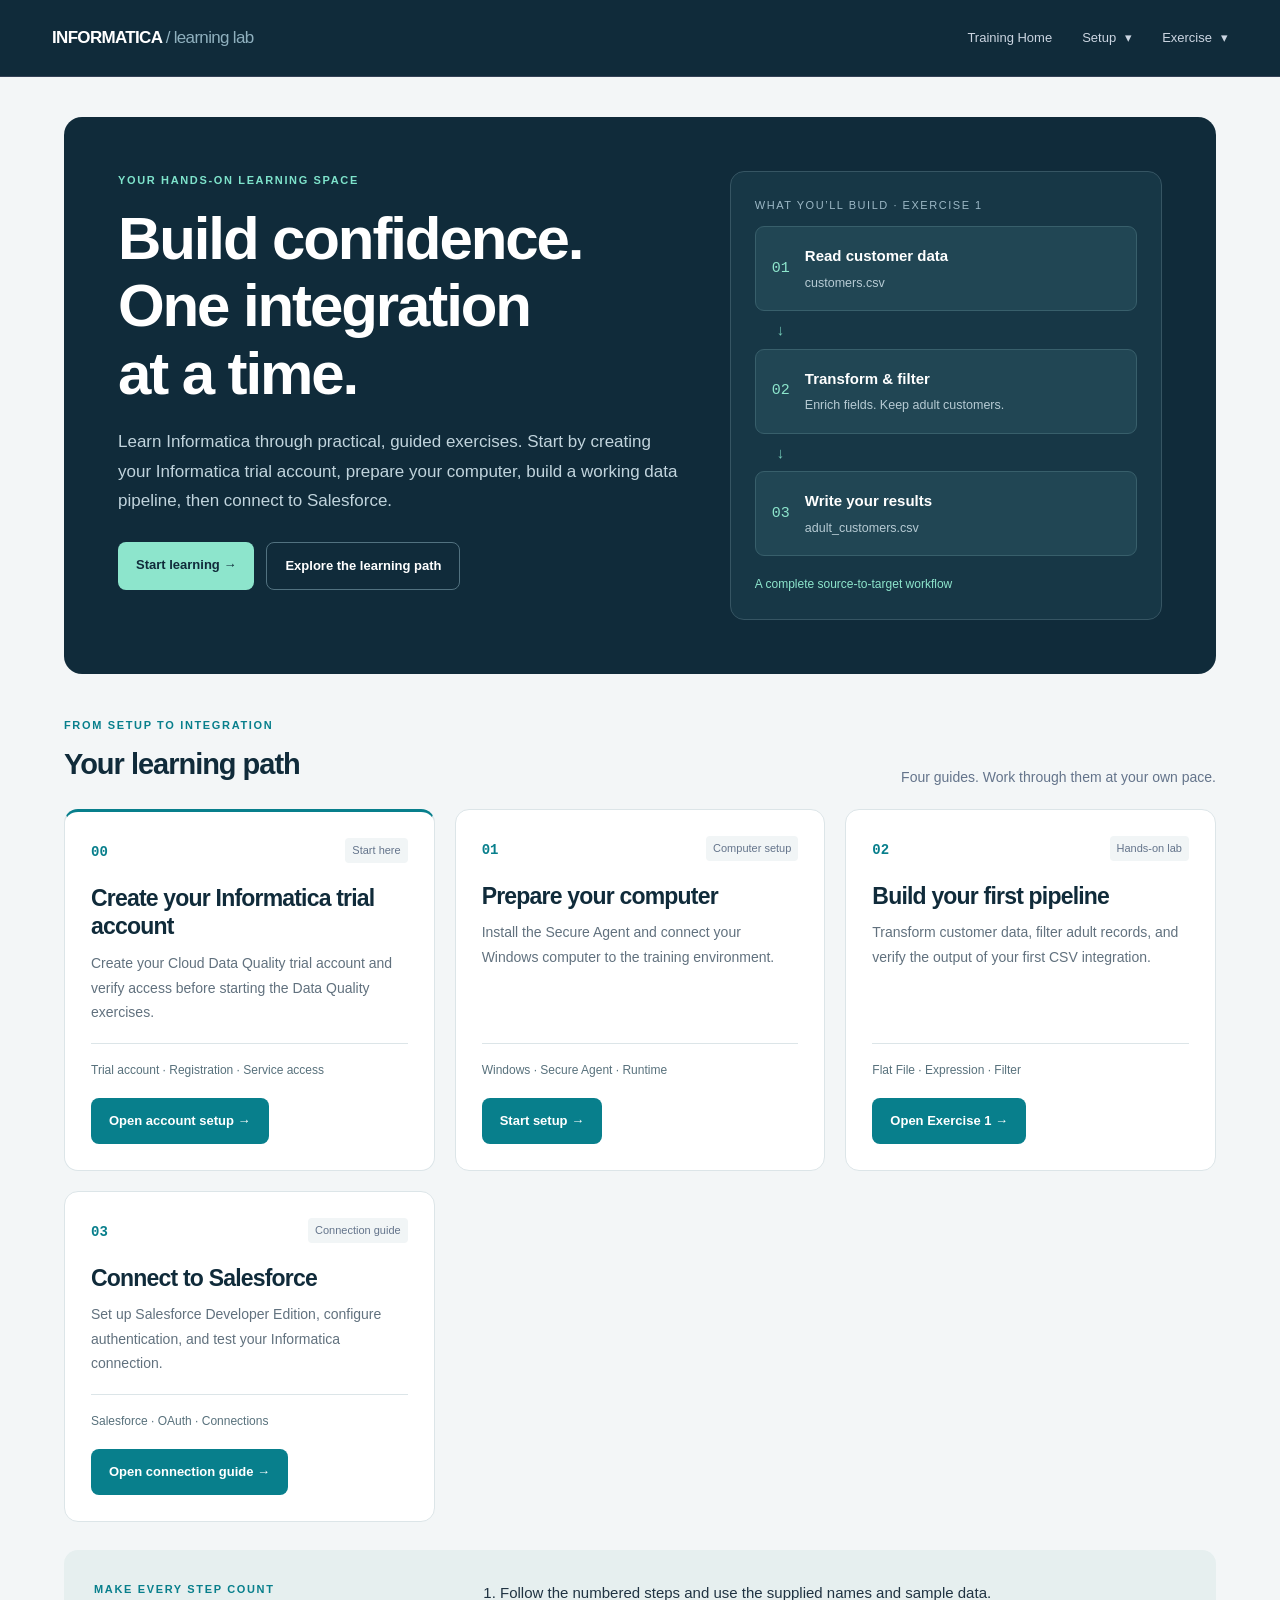
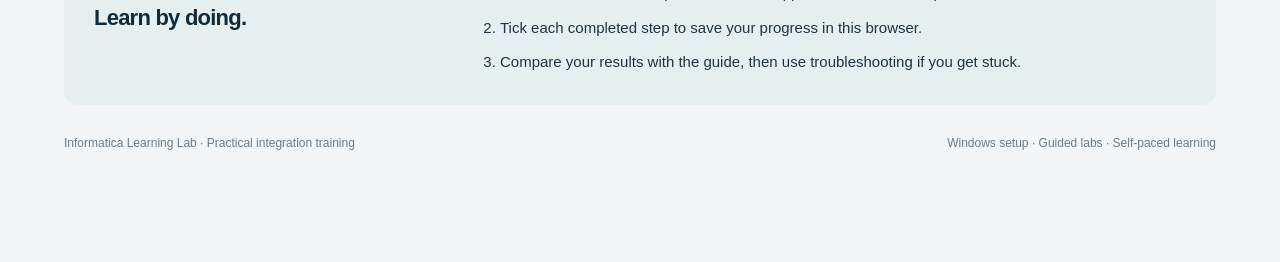
<file: index.html>
<!doctype html>
<html lang="en"><head><meta charset="utf-8"><meta name="viewport" content="width=device-width,initial-scale=1">
<title>Informatica Training Portal</title><style>
:root{
  --bg:#f6f8fb;--card:#fff;--ink:#1f2937;--muted:#667085;--blue:#155eef;--blue-soft:#eaf1ff;
  --orange:#f97316;--green:#16a34a;--yellow:#d97706;--red:#dc2626;--line:#e5e7eb;--dark:#0f172a;
  --shadow:0 10px 30px rgba(15,23,42,.06)
}
*{box-sizing:border-box}html{scroll-behavior:smooth}
body{margin:0;background:var(--bg);color:var(--ink);font:15px/1.65 Inter,Segoe UI,Arial,sans-serif}
a{color:var(--blue);text-decoration:none}
.topbar{position:sticky;top:0;z-index:20;background:rgba(15,23,42,.96);backdrop-filter:blur(8px);color:#fff;border-bottom:1px solid #1e293b}
.topbar-inner{max-width:1280px;margin:auto;padding:12px 24px;display:flex;align-items:center;gap:18px}
.brand{display:flex;align-items:center;gap:10px;font-weight:800;margin-right:auto}.brand-badge{width:36px;height:36px;border-radius:10px;background:linear-gradient(135deg,var(--orange),var(--blue));display:grid;place-items:center}
.topbar a{color:#cbd5e1;padding:7px 9px;border-radius:8px}.topbar a:hover,.topbar a.active{background:#1e293b;color:#fff}
.container{max-width:1200px;margin:auto;padding:34px 24px 80px}
.hero{background:linear-gradient(135deg,#fff,#eef4ff);border:1px solid #dbe6ff;border-radius:24px;padding:36px;box-shadow:var(--shadow)}
.eyebrow{text-transform:uppercase;letter-spacing:.09em;color:var(--blue);font-weight:800;font-size:12px}
h1{font-size:40px;line-height:1.12;margin:8px 0 14px}h2{font-size:25px;margin:0 0 14px}h3{font-size:18px;margin:18px 0 8px}
.lead{font-size:17px;color:#475467;max-width:880px}.card{background:var(--card);border:1px solid var(--line);border-radius:18px;padding:26px;margin-top:22px;box-shadow:var(--shadow)}
.grid{display:grid;grid-template-columns:repeat(2,minmax(0,1fr));gap:18px}.grid3{display:grid;grid-template-columns:repeat(3,minmax(0,1fr));gap:18px}
.tile{border:1px solid var(--line);border-radius:16px;padding:20px;background:#fff}.tile.available{border-color:#bfdbfe;background:#f8fbff}.tile.coming{opacity:.72}
.pill{display:inline-flex;align-items:center;gap:6px;border-radius:999px;padding:5px 9px;font-size:12px;font-weight:800}.pill.blue{background:#dbeafe;color:#1d4ed8}.pill.green{background:#dcfce7;color:#166534}.pill.gray{background:#f1f5f9;color:#475569}
.btn{display:inline-block;background:var(--blue);color:#fff!important;padding:10px 14px;border-radius:10px;font-weight:800}.btn.secondary{background:#334155}.btn.ghost{background:#fff;color:var(--blue)!important;border:1px solid #bfdbfe}
.flow{display:flex;align-items:center;gap:8px;flex-wrap:wrap;margin-top:16px}.node{background:#fff;border:2px solid #cbd5e1;border-radius:13px;padding:10px 13px;font-weight:700}.arrow{color:#64748b;font-size:18px}
.callout{border-left:4px solid var(--blue);background:var(--blue-soft);border-radius:10px;padding:14px 16px;margin:14px 0}.callout.warn{border-color:var(--yellow);background:#fff7ed}.callout.ok{border-color:var(--green);background:#f0fdf4}.callout.danger{border-color:var(--red);background:#fef2f2}
.step{border:1px solid var(--line);border-radius:15px;padding:17px;margin:14px 0;background:#fff}.step-head{display:flex;gap:12px;align-items:flex-start}.num{width:34px;height:34px;flex:0 0 34px;background:var(--blue);color:#fff;border-radius:10px;display:grid;place-items:center;font-weight:800}
.done{margin-left:auto;display:flex;align-items:center;gap:7px;color:var(--muted);font-size:13px}.done input{width:18px;height:18px}
pre{background:#111827;color:#e5e7eb;border-radius:13px;padding:15px;overflow:auto}code{font-family:Consolas,monospace}
table{width:100%;border-collapse:collapse;margin:10px 0}th,td{padding:9px 11px;border-bottom:1px solid var(--line);text-align:left;vertical-align:top}th{background:#f8fafc}
.muted{color:var(--muted);font-size:13px}details{border:1px solid var(--line);border-radius:12px;padding:12px 14px;margin:10px 0;background:#fff}summary{cursor:pointer;font-weight:800}
.checklist li{margin:7px 0}.sources a{word-break:break-word}.footer{margin-top:30px;background:var(--dark);color:#cbd5e1;border-radius:16px;padding:20px}
.progress{height:9px;background:#e2e8f0;border-radius:999px;overflow:hidden}.progress div{height:100%;width:0;background:linear-gradient(90deg,#22c55e,#3b82f6)}
@media(max-width:850px){.grid,.grid3{grid-template-columns:1fr}.topbar-inner{flex-wrap:wrap}.container{padding:22px 16px 60px}h1{font-size:32px}}
</style><link rel="stylesheet" href="training-theme.css">
</head>
<body>
<a class="skip-link" href="#main-content">Skip to content</a>
<nav class="training-navigation" aria-label="Training pages"><a class="site-brand" href="index.html">INFORMATICA <span style="font-weight:400;color:#8fb0be">/ learning lab</span></a><a href="index.html">Training Home</a>
<details class="nav-dropdown"><summary>Setup</summary><div class="nav-options"><a href="setup_data_quality.html">Informatica Data Quality Setup</a>
<a href="setup_secure_agent.html">Computer Setup</a>
<a href="setup_salesforce_informatica.html">Salesforce Setup</a></div></details>
<details class="nav-dropdown"><summary>Exercise</summary><div class="nav-options"><a href="exercise1_customer_csv.html">Exercise 1</a></div></details>

</nav>
<main class="container" id="main-content">
<section class="hero home-hero"><div><div class="eyebrow">Your hands-on learning space</div><h1>Build confidence.<br>One integration<br>at a time.</h1><p class="lead">Learn Informatica through practical, guided exercises. Start by creating your Informatica trial account, prepare your computer, build a working data pipeline, then connect to Salesforce.</p><div class="hero-actions"><a class="btn" href="setup_data_quality.html">Start learning &rarr;</a><a class="btn ghost" href="#learning-path">Explore the learning path</a></div></div>
<div class="pipeline" aria-label="Example customer data pipeline"><div class="pipeline-label">What you’ll build · Exercise 1</div><div class="pipeline-step"><span>01</span><div><b>Read customer data</b><small>customers.csv</small></div></div><div class="pipeline-connector" aria-hidden="true">↓</div><div class="pipeline-step"><span>02</span><div><b>Transform &amp; filter</b><small>Enrich fields. Keep adult customers.</small></div></div><div class="pipeline-connector" aria-hidden="true">↓</div><div class="pipeline-step"><span>03</span><div><b>Write your results</b><small>adult_customers.csv</small></div></div><p class="pipeline-foot">A complete source-to-target workflow</p></div></section>
<section id="learning-path"><div class="section-heading"><div><div class="eyebrow">From setup to integration</div><h2>Your learning path</h2></div><p>Four guides. Work through them at your own pace.</p></div><div class="course-grid"><article class="course-card"><div><span class="course-number">00</span><span class="course-type">Start here</span></div><h3>Create your Informatica trial account</h3><p>Create your Cloud Data Quality trial account and verify access before starting the Data Quality exercises.</p><div class="skills">Trial account · Registration · Service access</div><a class="btn" href="setup_data_quality.html">Open account setup &rarr;</a></article>
<article class="course-card"><div><span class="course-number">01</span><span class="course-type">Computer setup</span></div><h3>Prepare your computer</h3><p>Install the Secure Agent and connect your Windows computer to the training environment.</p><div class="skills">Windows · Secure Agent · Runtime</div><a class="btn" href="setup_secure_agent.html">Start setup &rarr;</a></article>
<article class="course-card"><div><span class="course-number">02</span><span class="course-type">Hands-on lab</span></div><h3>Build your first pipeline</h3><p>Transform customer data, filter adult records, and verify the output of your first CSV integration.</p><div class="skills">Flat File · Expression · Filter</div><a class="btn" href="exercise1_customer_csv.html">Open Exercise 1 &rarr;</a></article><article class="course-card"><div><span class="course-number">03</span><span class="course-type">Connection guide</span></div><h3>Connect to Salesforce</h3><p>Set up Salesforce Developer Edition, configure authentication, and test your Informatica connection.</p><div class="skills">Salesforce · OAuth · Connections</div><a class="btn" href="setup_salesforce_informatica.html">Open connection guide &rarr;</a></article></div></section>
<section class="learning-note"><div><div class="eyebrow">Make every step count</div><h2>Learn by doing.</h2></div><ol><li>Follow the numbered steps and use the supplied names and sample data.</li><li>Tick each completed step to save your progress in this browser.</li><li>Compare your results with the guide, then use troubleshooting if you get stuck.</li></ol></section>
<footer class="site-footer"><span>Informatica Learning Lab · Practical integration training</span><span>Windows setup · Guided labs · Self-paced learning</span></footer></main>
<script>
(() => {
  const dropdowns = [...document.querySelectorAll('.training-navigation .nav-dropdown')];
  document.addEventListener('click', (event) => {
    dropdowns.forEach((dropdown) => {
      if (!dropdown.contains(event.target)) dropdown.open = false;
    });
  });
  document.addEventListener('keydown', (event) => {
    if (event.key !== 'Escape') return;
    const focusedDropdown = dropdowns.find((dropdown) => dropdown.open && dropdown.contains(document.activeElement));
    dropdowns.forEach((dropdown) => { dropdown.open = false; });
    if (focusedDropdown) focusedDropdown.querySelector('summary').focus();
  });
})();
</script>
</body></html>
</file>
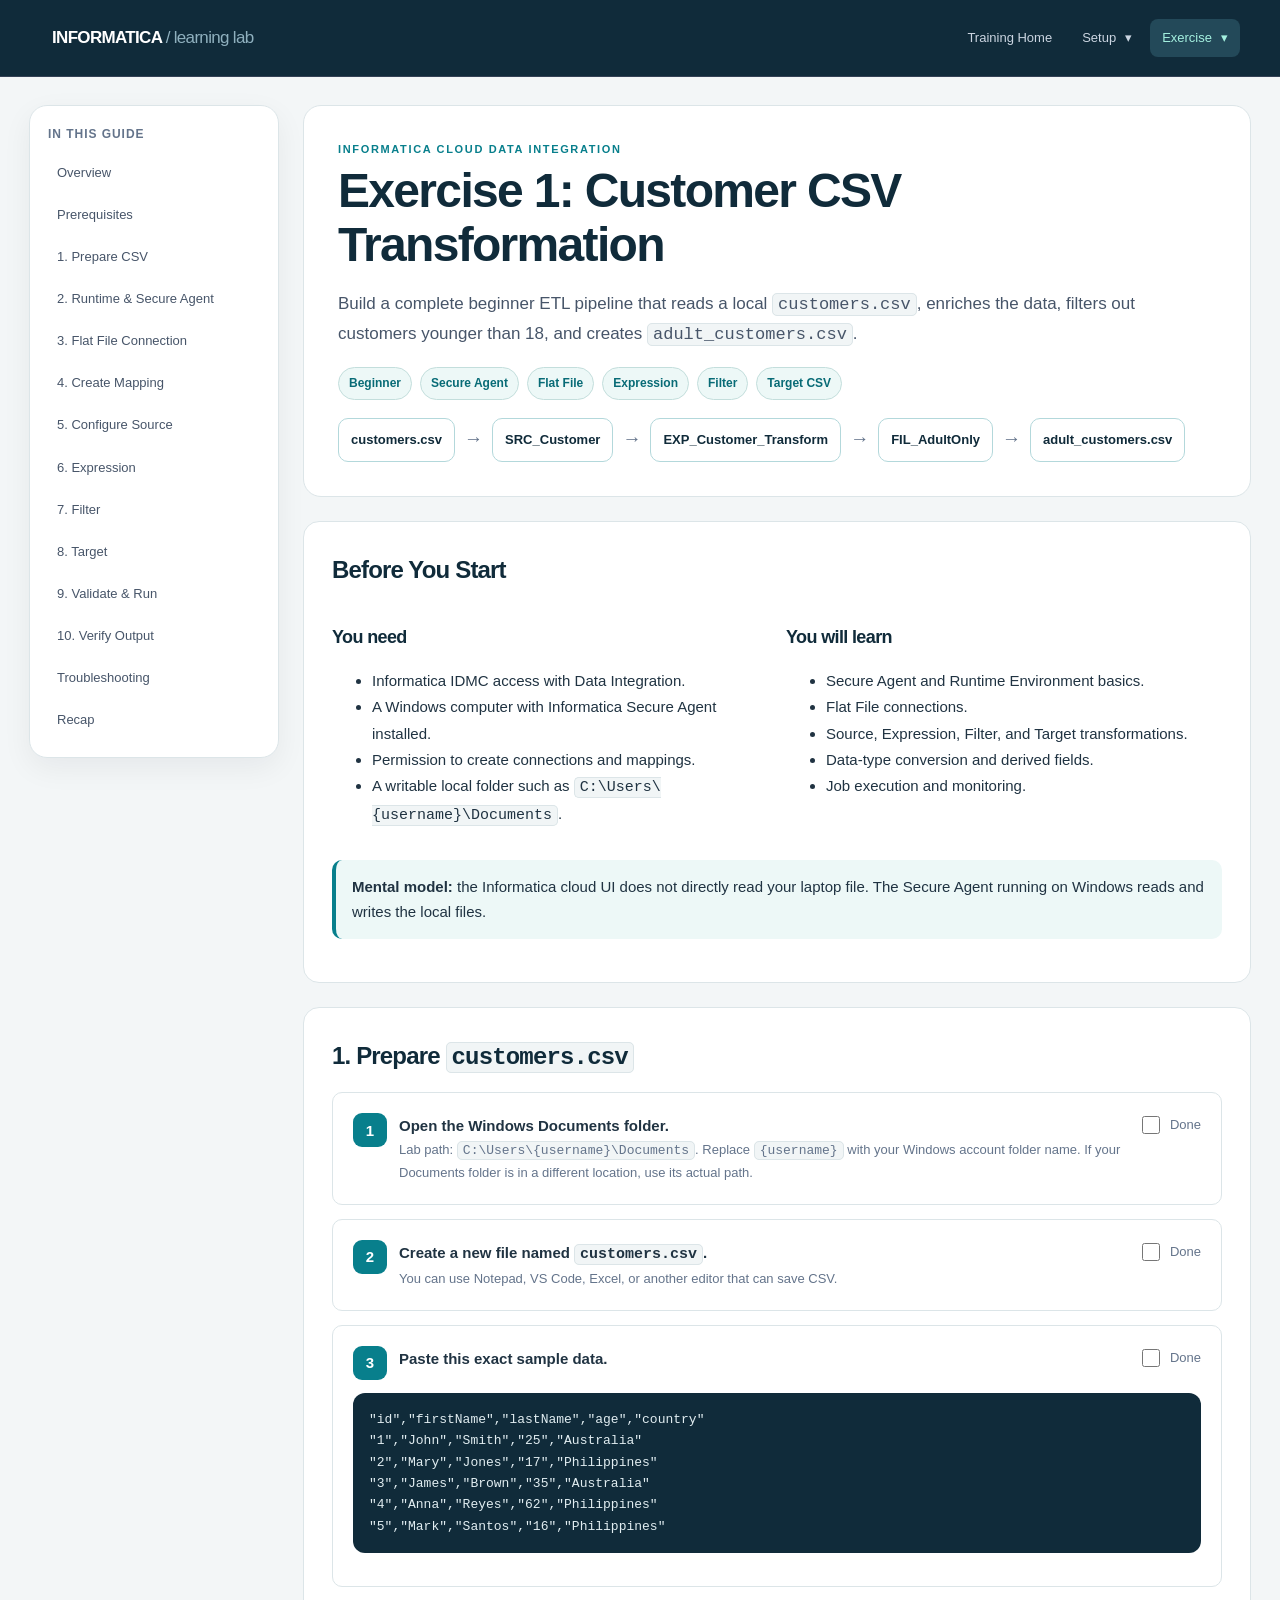
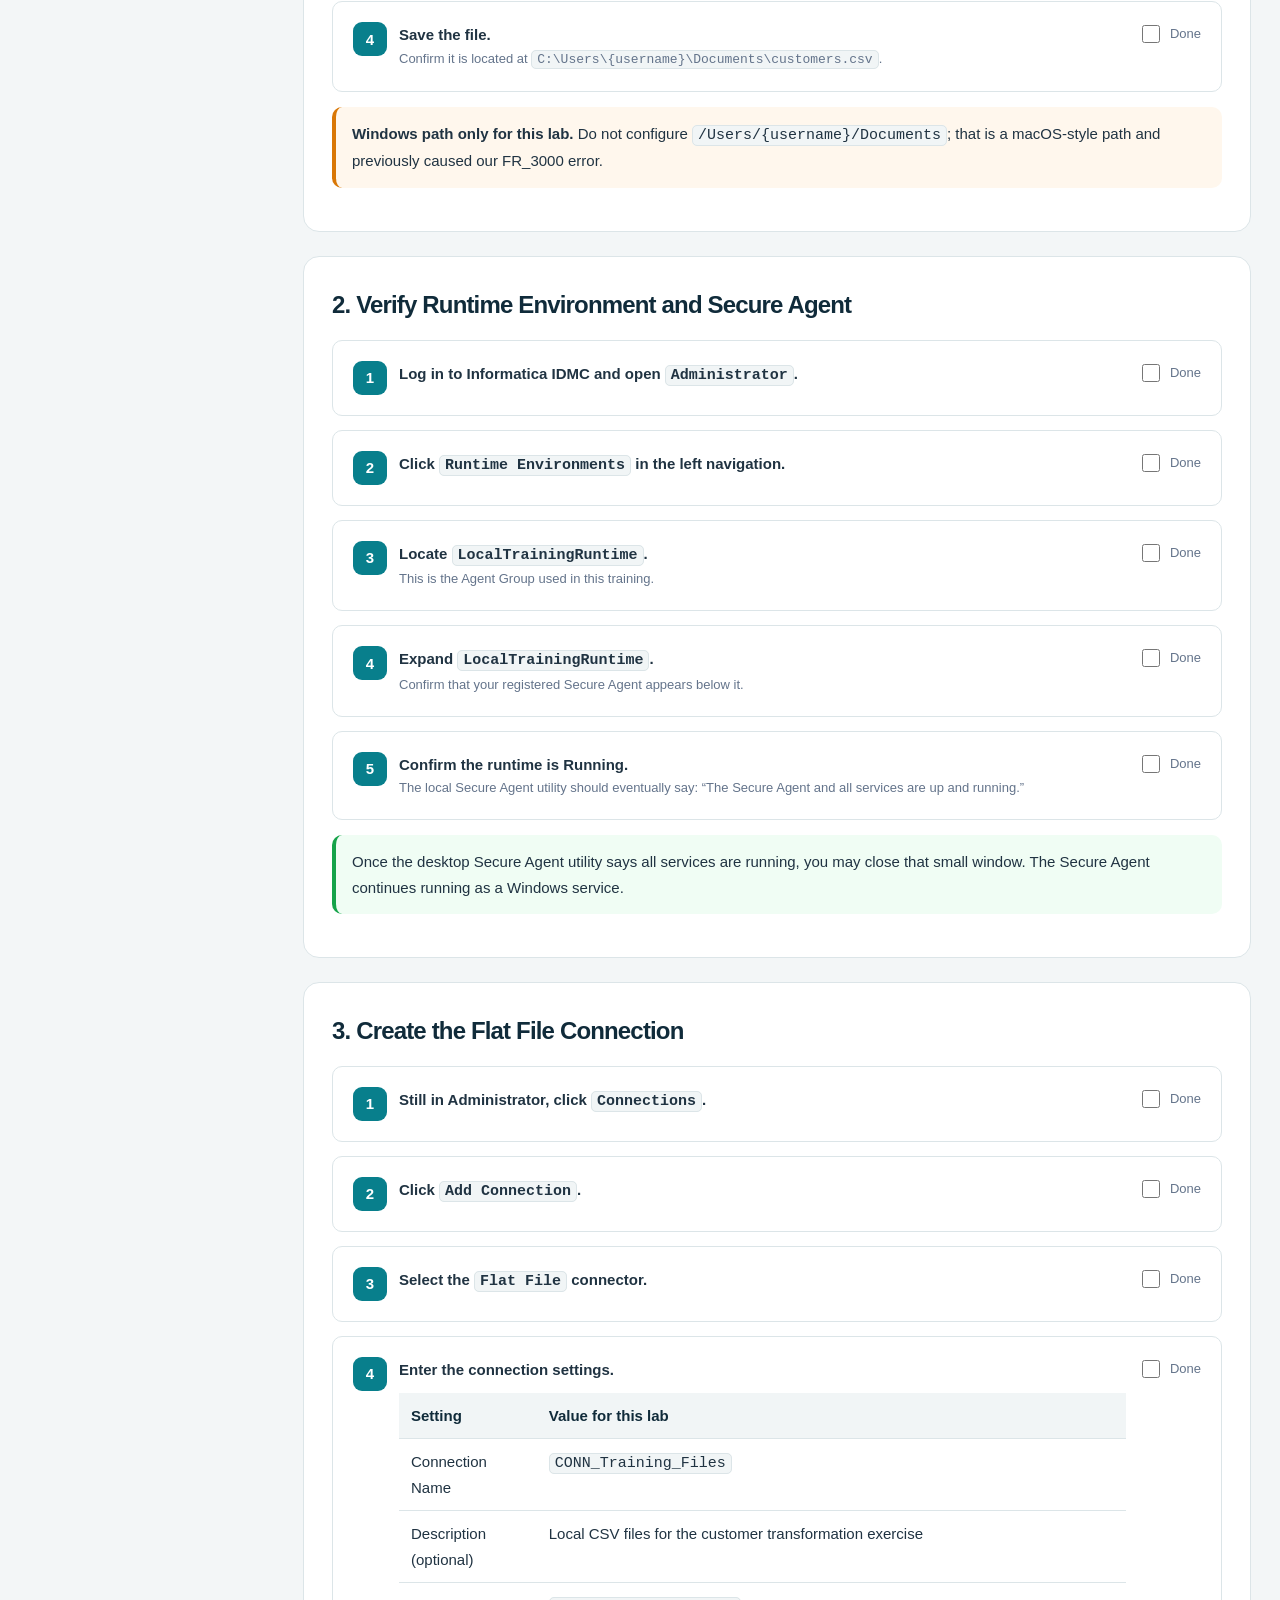
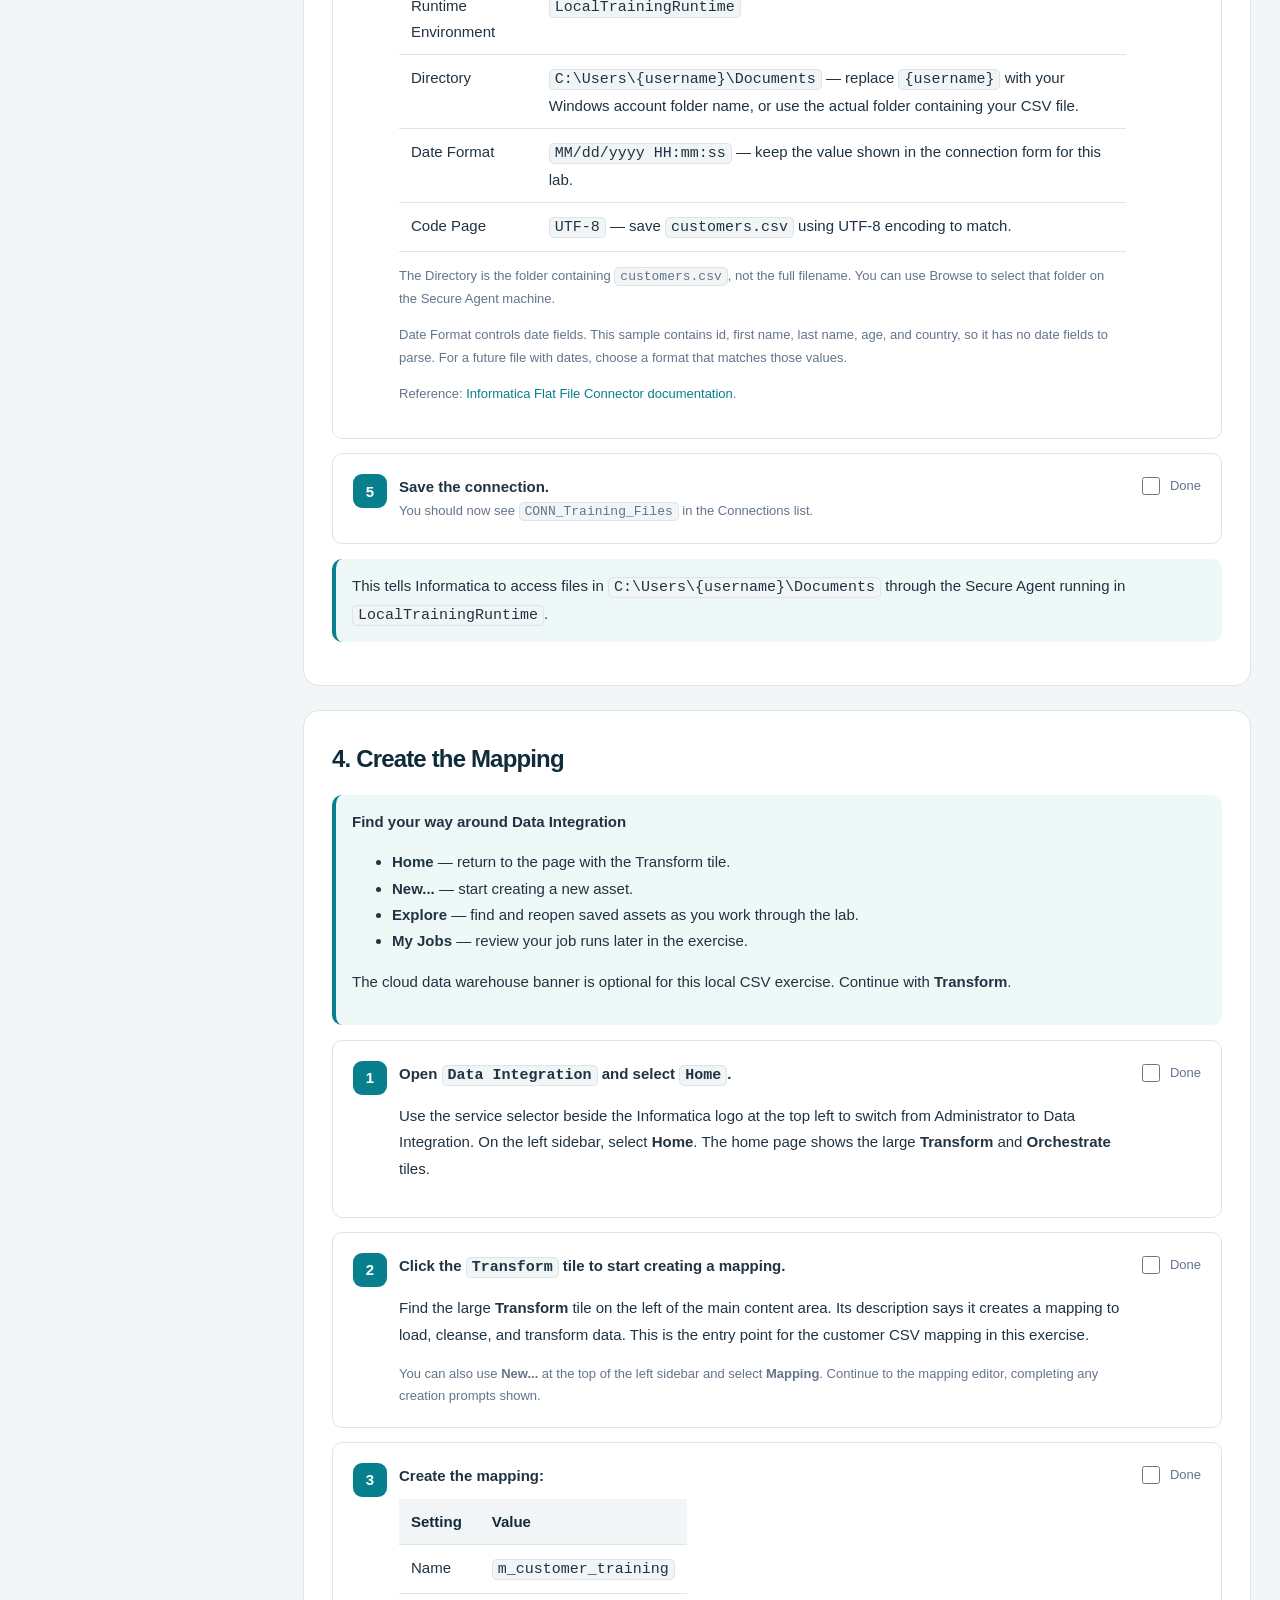
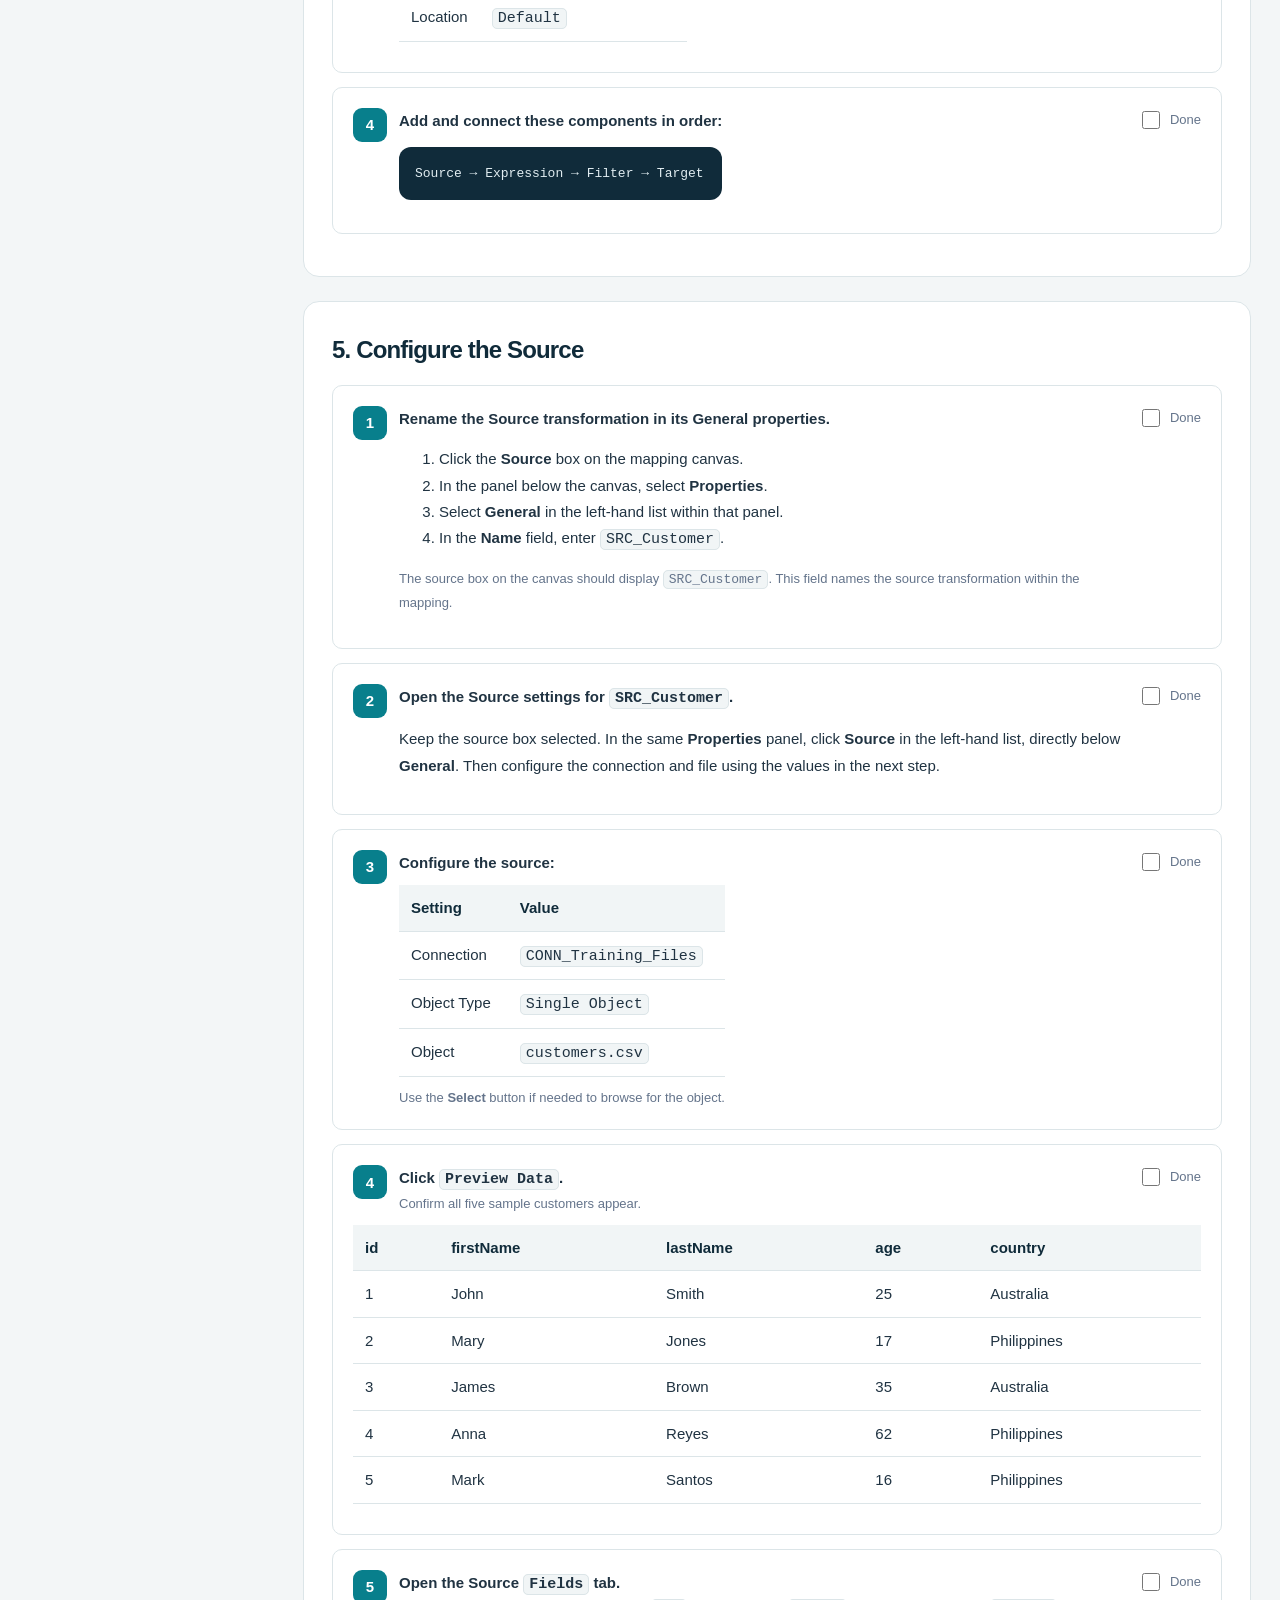
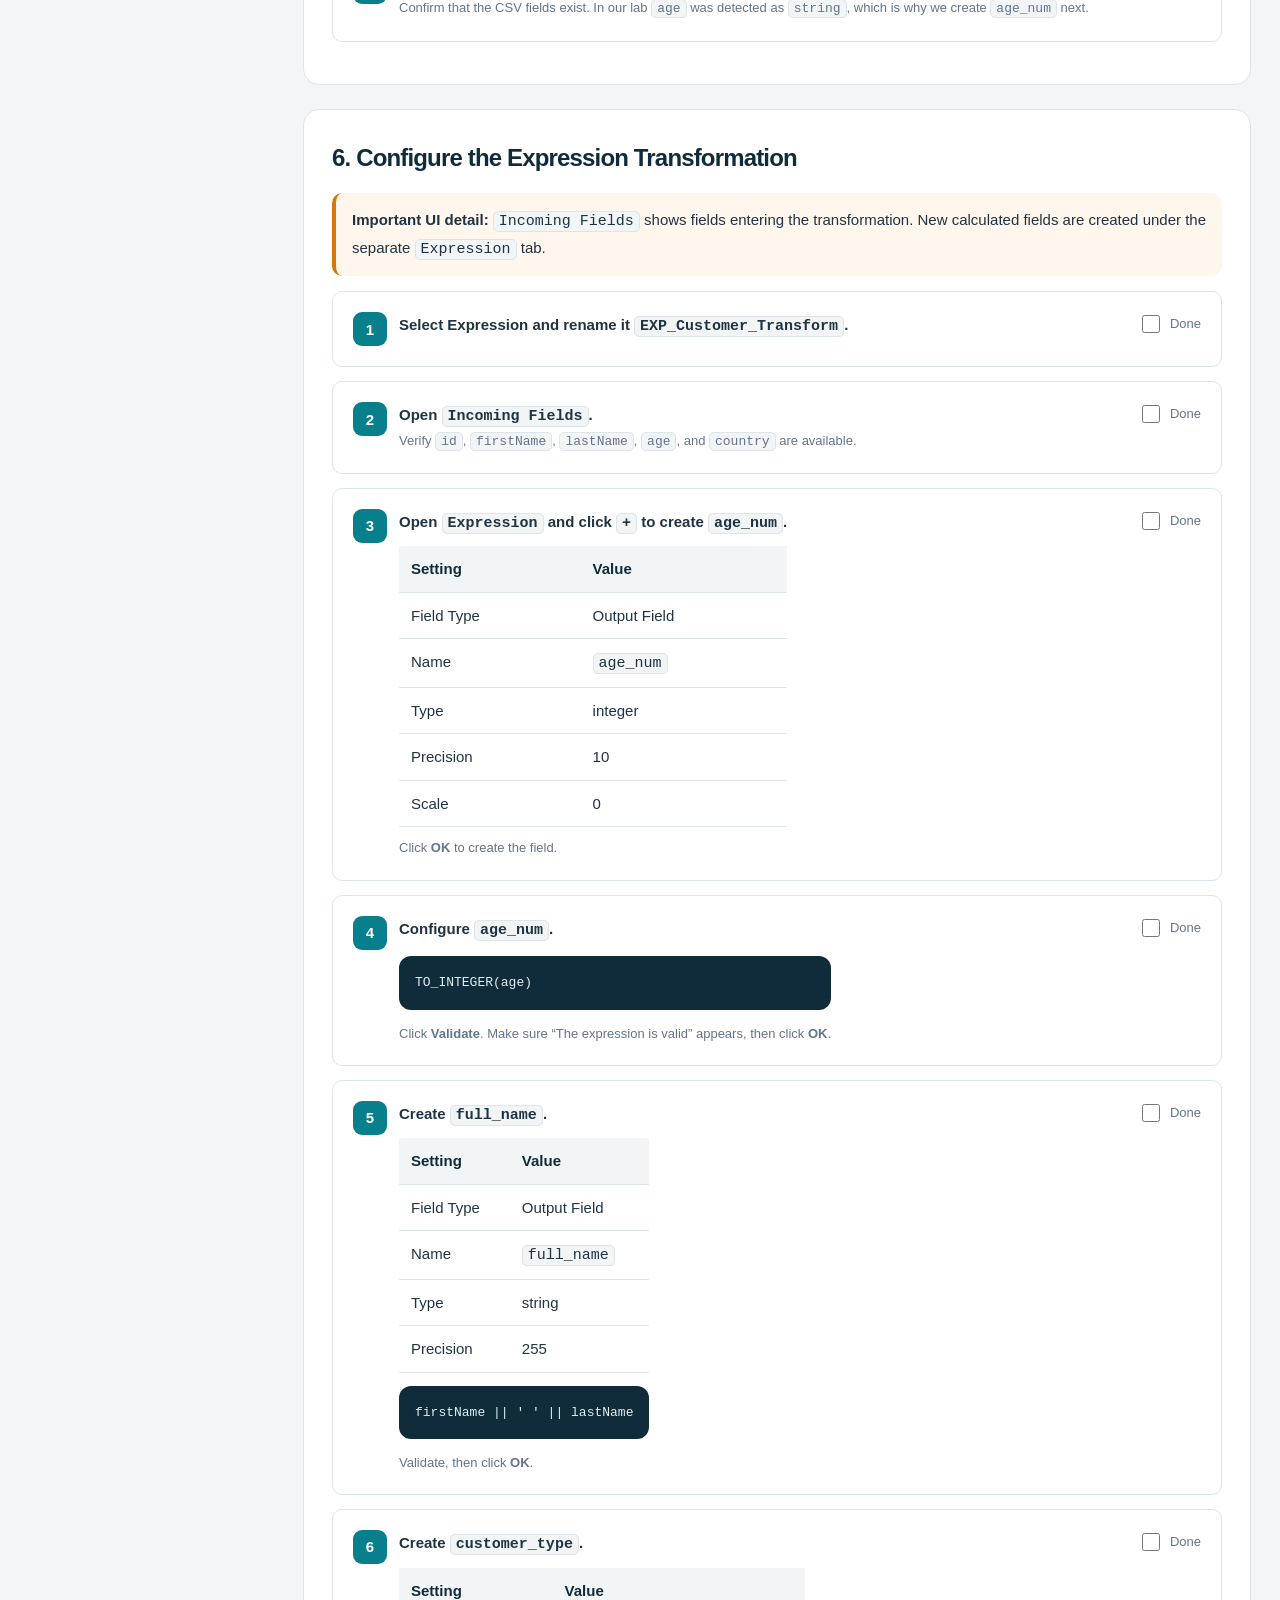
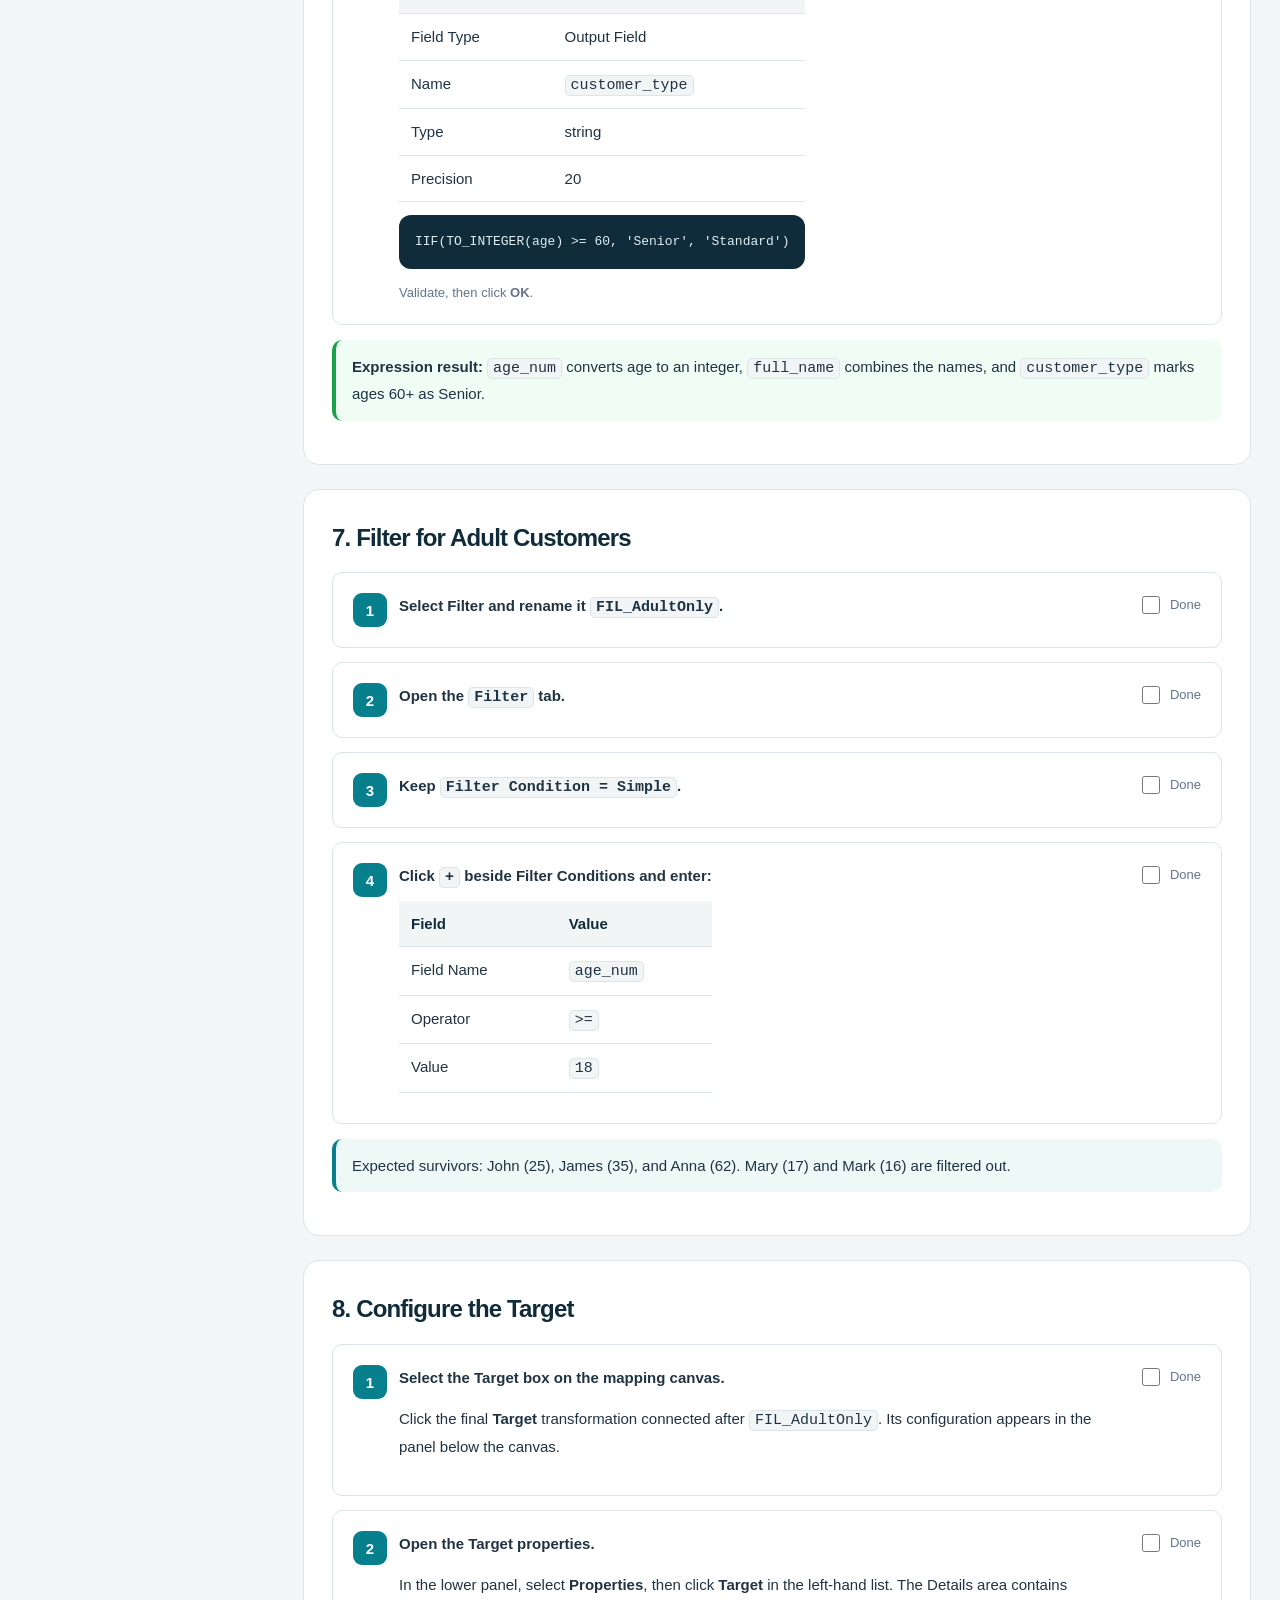
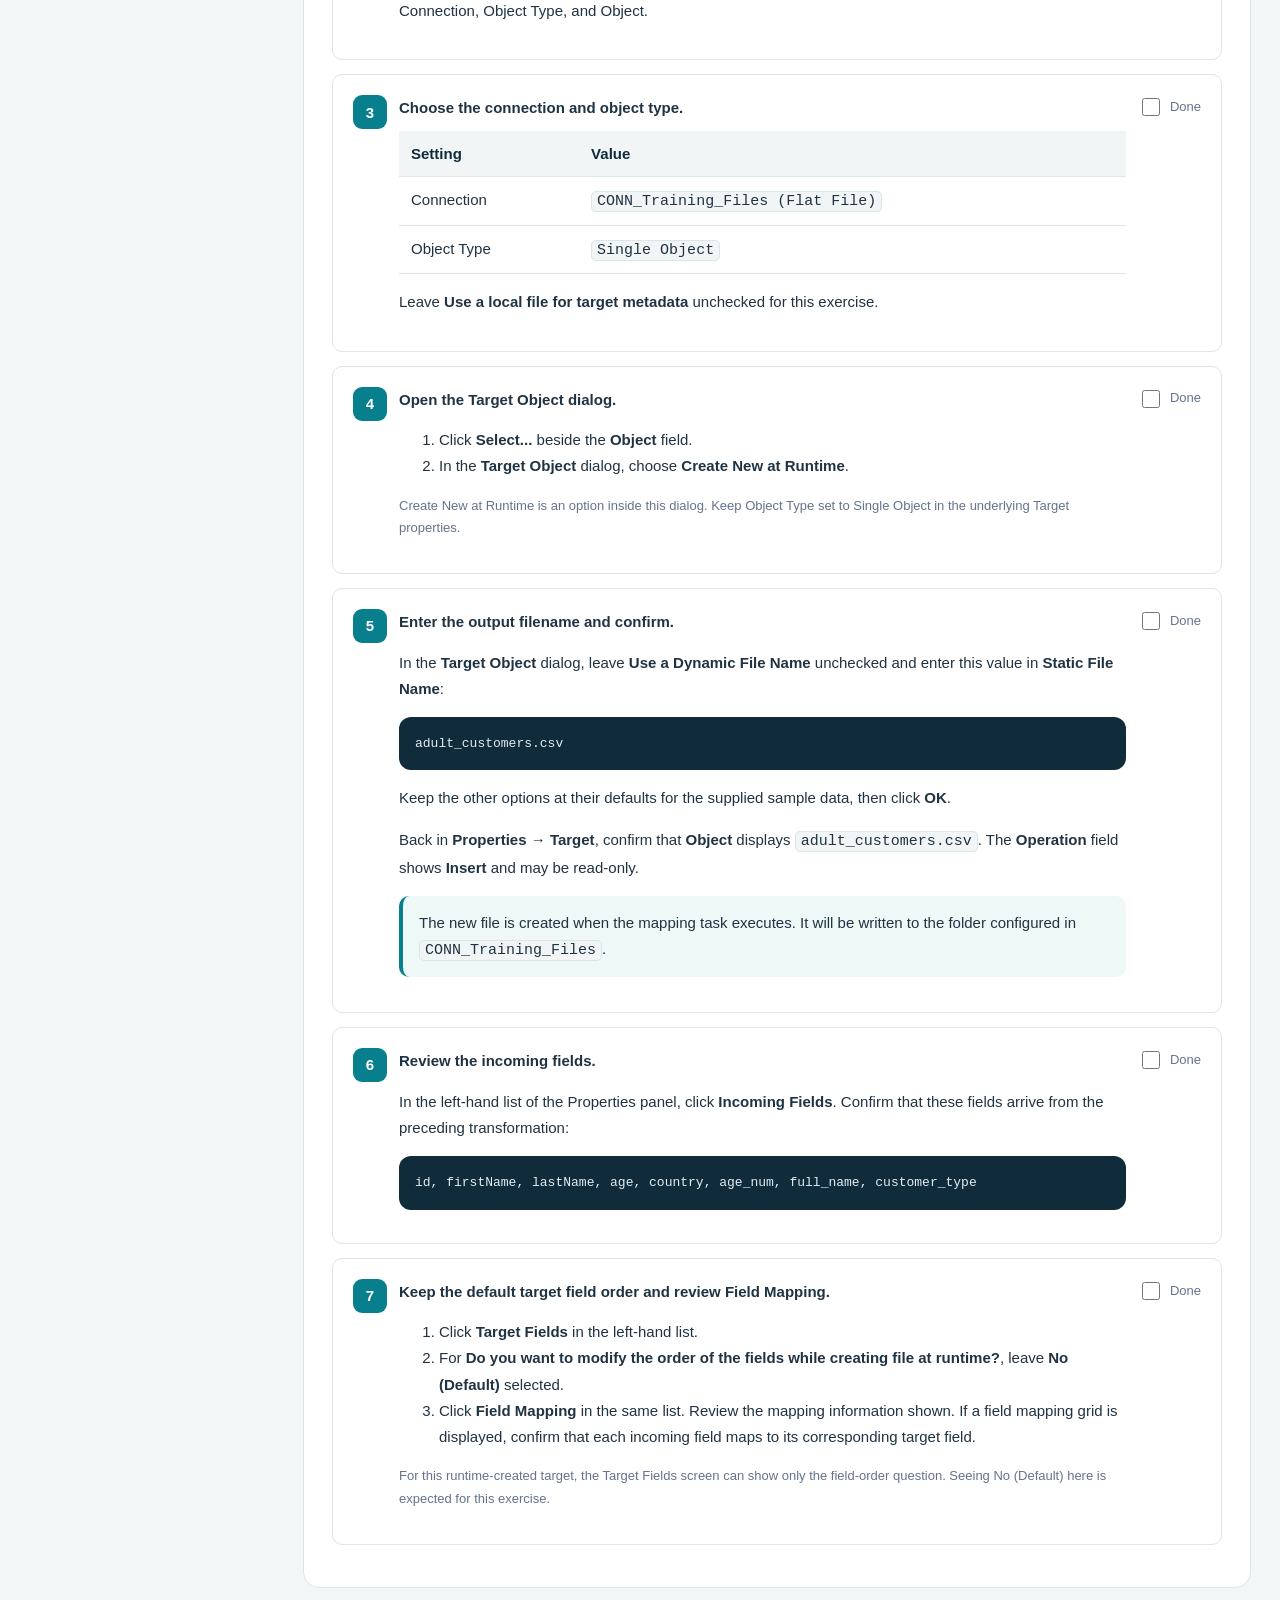
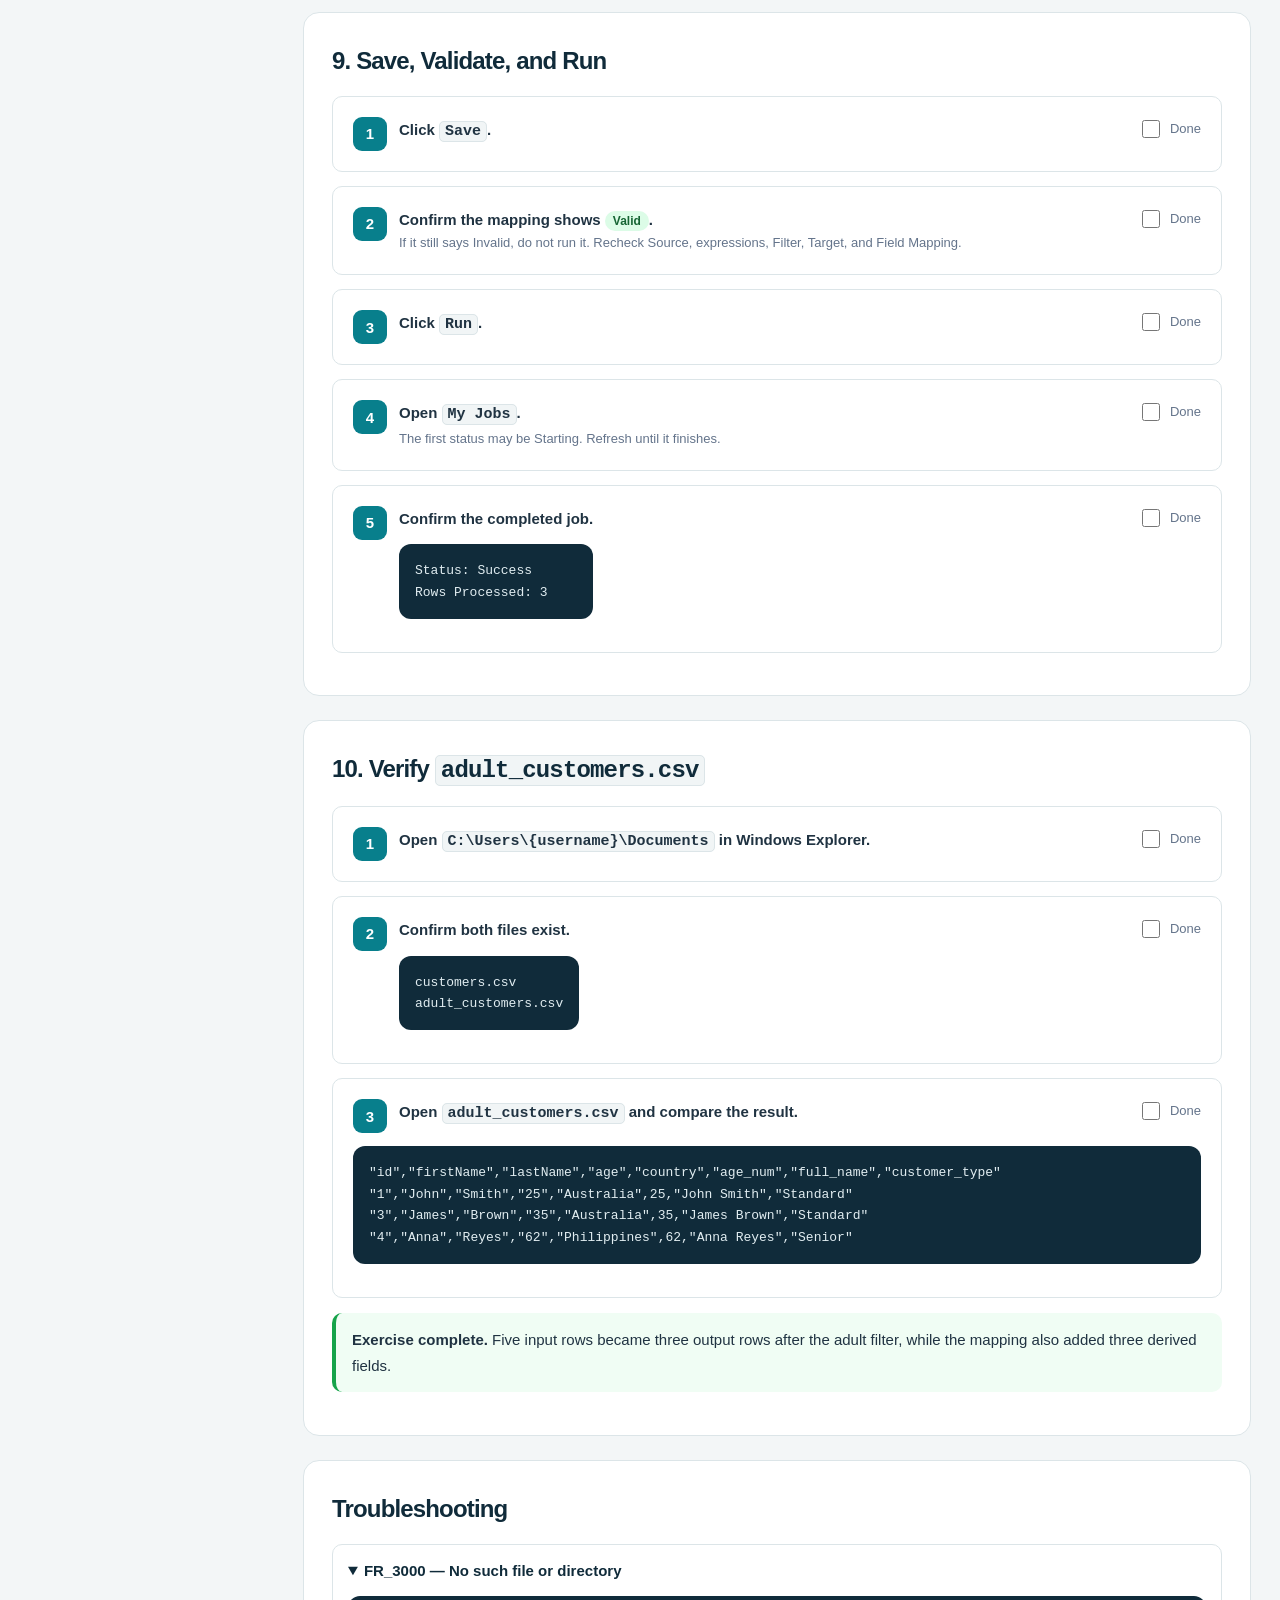
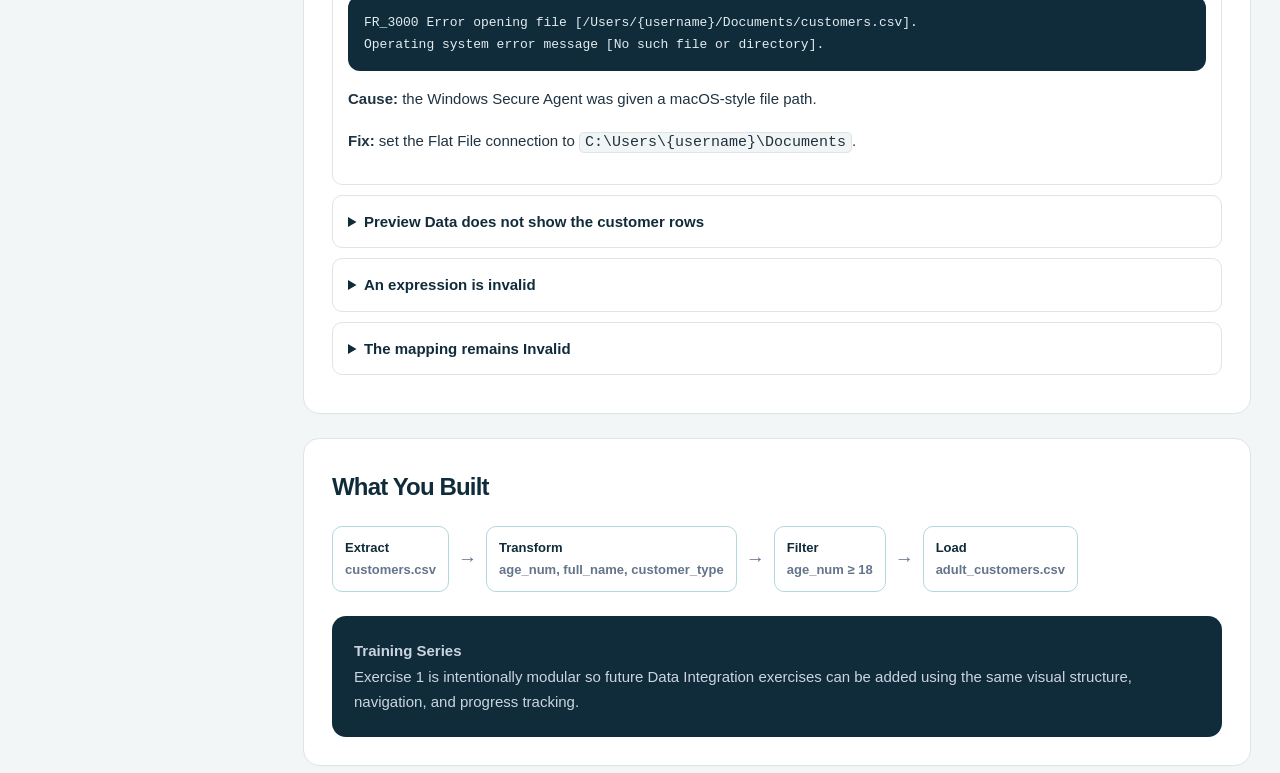
<file: exercise1_customer_csv.html>
<!doctype html>
<html lang="en">
<head>
<meta charset="utf-8">
<meta name="viewport" content="width=device-width,initial-scale=1">
<title>Informatica Data Integration Training - Exercise 1</title>
<style>
:root{--bg:#f5f7fb;--card:#fff;--ink:#1f2937;--muted:#667085;--blue:#155eef;--blue2:#eaf1ff;--orange:#f97316;--green:#16a34a;--red:#dc2626;--line:#e5e7eb;--dark:#0f172a}
*{box-sizing:border-box} html{scroll-behavior:smooth}
body{margin:0;background:var(--bg);color:var(--ink);font:15px/1.6 Inter,Segoe UI,Arial,sans-serif}
.layout{display:grid;grid-template-columns:280px 1fr;min-height:100vh}
aside{position:sticky;top:0;height:100vh;overflow:auto;background:var(--dark);color:#e5e7eb;padding:22px}
.brand{display:flex;gap:12px;align-items:center;margin-bottom:20px}.logo{width:42px;height:42px;border-radius:12px;background:linear-gradient(135deg,var(--orange),var(--blue));display:grid;place-items:center;font-weight:800;color:#fff}
aside h1{font-size:16px;margin:0}.small{font-size:12px;color:#94a3b8}.toc{margin-top:20px;font-size:11px;text-transform:uppercase;letter-spacing:.08em;color:#64748b}
nav{display:flex;flex-direction:column;gap:4px}nav a{color:#cbd5e1;text-decoration:none;padding:8px 10px;border-radius:9px}nav a:hover{background:#1e293b;color:#fff}
.progressBox{margin-top:24px;border:1px solid #334155;background:#111827;border-radius:14px;padding:14px}.bar{height:8px;background:#334155;border-radius:999px;overflow:hidden;margin:10px 0}.bar>div{height:100%;width:0;background:linear-gradient(90deg,#22c55e,#3b82f6)}
main{max-width:1280px;width:100%;margin:auto;padding:34px 46px 80px}
.hero,.card{background:var(--card);border:1px solid var(--line);border-radius:20px;box-shadow:0 8px 24px rgba(15,23,42,.05)}
.hero{padding:34px;background:linear-gradient(135deg,#fff,#eef4ff)}.eyebrow{text-transform:uppercase;letter-spacing:.08em;color:var(--blue);font-weight:800;font-size:12px}
h1{font-size:38px;line-height:1.15;margin:6px 0 12px}h2{font-size:24px;margin:0 0 14px}h3{font-size:18px;margin:18px 0 8px}.lead{font-size:17px;color:#475467;max-width:900px}
.chips{display:flex;gap:8px;flex-wrap:wrap}.chip{border:1px solid #d0d5dd;border-radius:999px;padding:6px 10px;background:#fff;font-size:13px}
.card{padding:26px;margin-top:22px}.step{border:1px solid var(--line);border-radius:15px;padding:16px;margin:14px 0}.head{display:flex;gap:12px;align-items:flex-start}.n{width:34px;height:34px;flex:0 0 34px;border-radius:10px;background:var(--blue);color:#fff;display:grid;place-items:center;font-weight:800}.done{margin-left:auto;color:var(--muted);font-size:13px;display:flex;gap:7px;align-items:center}.done input{width:18px;height:18px}
.callout{padding:14px 16px;border-left:4px solid var(--blue);background:var(--blue2);border-radius:10px;margin:14px 0}.warn{border-color:#d97706;background:#fff7ed}.ok{border-color:var(--green);background:#f0fdf4}.danger{border-color:var(--red);background:#fef2f2}
pre{background:#111827;color:#e5e7eb;border-radius:13px;padding:15px;overflow:auto}code{font-family:Consolas,monospace}
table{width:100%;border-collapse:collapse;margin:10px 0}th,td{text-align:left;padding:9px 11px;border-bottom:1px solid var(--line)}th{background:#f8fafc}
.flow{display:flex;align-items:center;gap:9px;flex-wrap:wrap;margin-top:18px}.node{padding:11px 13px;border:2px solid #cbd5e1;border-radius:13px;background:#fff;font-weight:700}.arrow{color:#64748b;font-size:19px}
.grid{display:grid;grid-template-columns:1fr 1fr;gap:18px}.muted{color:var(--muted);font-size:13px}.good{color:#166534;background:#dcfce7;border-radius:999px;padding:3px 8px;font-size:12px;font-weight:700}
details{border:1px solid var(--line);border-radius:12px;padding:12px 14px;margin:10px 0}summary{cursor:pointer;font-weight:700}
button{border:0;background:#334155;color:white;border-radius:9px;padding:8px 11px;cursor:pointer;font-weight:700}
footer{margin-top:24px;background:var(--dark);color:#cbd5e1;border-radius:16px;padding:20px}
@media(max-width:950px){.layout{grid-template-columns:1fr}aside{position:relative;height:auto}.grid{grid-template-columns:1fr}main{padding:20px}h1{font-size:31px}}
</style>
<link rel="stylesheet" href="training-theme.css">
</head>
<body>
<a class="skip-link" href="#main-content">Skip to content</a>

<nav class="training-navigation" aria-label="Training pages"><a class="site-brand" href="index.html">INFORMATICA <span style="font-weight:400;color:#8fb0be">/ learning lab</span></a><a href="index.html">Training Home</a>
<details class="nav-dropdown"><summary>Setup</summary><div class="nav-options"><a href="setup_data_quality.html">Informatica Data Quality Setup</a>
<a href="setup_secure_agent.html">Computer Setup</a>
<a href="setup_salesforce_informatica.html">Salesforce Setup</a></div></details>
<details class="nav-dropdown"><summary>Exercise</summary><div class="nav-options"><a href="exercise1_customer_csv.html" aria-current="page">Exercise 1</a></div></details>

</nav>

<div class="layout">
<aside>
  <div class="toc-title">In this guide</div>
  <nav>
    <a href="#overview">Overview</a><a href="#prereq">Prerequisites</a><a href="#file">1. Prepare CSV</a>
    <a href="#runtime">2. Runtime & Secure Agent</a><a href="#connection">3. Flat File Connection</a>
    <a href="#mapping">4. Create Mapping</a><a href="#source">5. Configure Source</a>
    <a href="#expression">6. Expression</a><a href="#filter">7. Filter</a><a href="#target">8. Target</a>
    <a href="#run">9. Validate & Run</a><a href="#verify">10. Verify Output</a><a href="#trouble">Troubleshooting</a><a href="#recap">Recap</a>
  </nav>
  <div class="progressBox"><strong>Progress</strong><div class="small"><span id="doneCount">0</span> / <span id="totalCount">0</span> steps</div><div class="bar"><div id="progress"></div></div><button onclick="resetProgress()">Reset progress</button></div>
</aside>

<main id="main-content">
<section class="hero" id="overview">
  <div class="eyebrow">Informatica Cloud Data Integration</div>
  <h1>Exercise 1: Customer CSV Transformation</h1>
  <p class="lead">Build a complete beginner ETL pipeline that reads a local <code>customers.csv</code>, enriches the data, filters out customers younger than 18, and creates <code>adult_customers.csv</code>.</p>
  <div class="chips"><span class="chip">Beginner</span><span class="chip">Secure Agent</span><span class="chip">Flat File</span><span class="chip">Expression</span><span class="chip">Filter</span><span class="chip">Target CSV</span></div>
  <div class="flow"><div class="node">customers.csv</div><div class="arrow">→</div><div class="node">SRC_Customer</div><div class="arrow">→</div><div class="node">EXP_Customer_Transform</div><div class="arrow">→</div><div class="node">FIL_AdultOnly</div><div class="arrow">→</div><div class="node">adult_customers.csv</div></div>
</section>

<section class="card" id="prereq">
<h2>Before You Start</h2>
<div class="grid">
<div><h3>You need</h3><ul><li>Informatica IDMC access with Data Integration.</li><li>A Windows computer with Informatica Secure Agent installed.</li><li>Permission to create connections and mappings.</li><li>A writable local folder such as <code>C:\Users\{username}\Documents</code>.</li></ul></div>
<div><h3>You will learn</h3><ul><li>Secure Agent and Runtime Environment basics.</li><li>Flat File connections.</li><li>Source, Expression, Filter, and Target transformations.</li><li>Data-type conversion and derived fields.</li><li>Job execution and monitoring.</li></ul></div>
</div>
<div class="callout"><strong>Mental model:</strong> the Informatica cloud UI does not directly read your laptop file. The Secure Agent running on Windows reads and writes the local files.</div>
</section>

<section class="card" id="file"><h2>1. Prepare <code>customers.csv</code></h2>
<div class="step"><div class="head"><div class="n">1</div><div><strong>Open the Windows Documents folder.</strong><div class="muted">Lab path: <code>C:\Users\{username}\Documents</code>. Replace <code>{username}</code> with your Windows account folder name. If your Documents folder is in a different location, use its actual path.</div></div><label class="done"><input class="check" type="checkbox">Done</label></div></div>
<div class="step"><div class="head"><div class="n">2</div><div><strong>Create a new file named <code>customers.csv</code>.</strong><div class="muted">You can use Notepad, VS Code, Excel, or another editor that can save CSV.</div></div><label class="done"><input class="check" type="checkbox">Done</label></div></div>
<div class="step"><div class="head"><div class="n">3</div><div><strong>Paste this exact sample data.</strong></div><label class="done"><input class="check" type="checkbox">Done</label></div>
<pre>"id","firstName","lastName","age","country"
"1","John","Smith","25","Australia"
"2","Mary","Jones","17","Philippines"
"3","James","Brown","35","Australia"
"4","Anna","Reyes","62","Philippines"
"5","Mark","Santos","16","Philippines"</pre></div>
<div class="step"><div class="head"><div class="n">4</div><div><strong>Save the file.</strong><div class="muted">Confirm it is located at <code>C:\Users\{username}\Documents\customers.csv</code>.</div></div><label class="done"><input class="check" type="checkbox">Done</label></div></div>
<div class="callout warn"><strong>Windows path only for this lab.</strong> Do not configure <code>/Users/{username}/Documents</code>; that is a macOS-style path and previously caused our FR_3000 error.</div>
</section>

<section class="card" id="runtime"><h2>2. Verify Runtime Environment and Secure Agent</h2>
<div class="step"><div class="head"><div class="n">1</div><div><strong>Log in to Informatica IDMC and open <code>Administrator</code>.</strong></div><label class="done"><input class="check" type="checkbox">Done</label></div></div>
<div class="step"><div class="head"><div class="n">2</div><div><strong>Click <code>Runtime Environments</code> in the left navigation.</strong></div><label class="done"><input class="check" type="checkbox">Done</label></div></div>
<div class="step"><div class="head"><div class="n">3</div><div><strong>Locate <code>LocalTrainingRuntime</code>.</strong><div class="muted">This is the Agent Group used in this training.</div></div><label class="done"><input class="check" type="checkbox">Done</label></div></div>
<div class="step"><div class="head"><div class="n">4</div><div><strong>Expand <code>LocalTrainingRuntime</code>.</strong><div class="muted">Confirm that your registered Secure Agent appears below it.</div></div><label class="done"><input class="check" type="checkbox">Done</label></div></div>
<div class="step"><div class="head"><div class="n">5</div><div><strong>Confirm the runtime is Running.</strong><div class="muted">The local Secure Agent utility should eventually say: “The Secure Agent and all services are up and running.”</div></div><label class="done"><input class="check" type="checkbox">Done</label></div></div>
<div class="callout ok">Once the desktop Secure Agent utility says all services are running, you may close that small window. The Secure Agent continues running as a Windows service.</div>
</section>

<section class="card" id="connection"><h2>3. Create the Flat File Connection</h2>
<div class="step"><div class="head"><div class="n">1</div><div><strong>Still in Administrator, click <code>Connections</code>.</strong></div><label class="done"><input class="check" type="checkbox">Done</label></div></div>
<div class="step"><div class="head"><div class="n">2</div><div><strong>Click <code>Add Connection</code>.</strong></div><label class="done"><input class="check" type="checkbox">Done</label></div></div>
<div class="step"><div class="head"><div class="n">3</div><div><strong>Select the <code>Flat File</code> connector.</strong></div><label class="done"><input class="check" type="checkbox">Done</label></div></div>
<div class="step"><div class="head"><div class="n">4</div><div><strong>Enter the connection settings.</strong>
<table><thead><tr><th scope="col">Setting</th><th scope="col">Value for this lab</th></tr></thead><tbody>
<tr><td>Connection Name</td><td><code>CONN_Training_Files</code></td></tr>
<tr><td>Description (optional)</td><td>Local CSV files for the customer transformation exercise</td></tr>
<tr><td>Runtime Environment</td><td><code>LocalTrainingRuntime</code></td></tr>
<tr><td>Directory</td><td><code>C:\Users\{username}\Documents</code> — replace <code>{username}</code> with your Windows account folder name, or use the actual folder containing your CSV file.</td></tr>
<tr><td>Date Format</td><td><code>MM/dd/yyyy HH:mm:ss</code> — keep the value shown in the connection form for this lab.</td></tr>
<tr><td>Code Page</td><td><code>UTF-8</code> — save <code>customers.csv</code> using UTF-8 encoding to match.</td></tr>
</tbody></table><p class="muted">The Directory is the folder containing <code>customers.csv</code>, not the full filename. You can use Browse to select that folder on the Secure Agent machine.</p><p class="muted">Date Format controls date fields. This sample contains id, first name, last name, age, and country, so it has no date fields to parse. For a future file with dates, choose a format that matches those values.</p><p class="muted">Reference: <a href="https://docs.informatica.com/content/dam/source/GUID-C/GUID-CA175F30-A1FD-4102-B8DE-891380E53A73/3/en/CDI__FlatFileConnector_en.pdf" target="_blank" rel="noopener noreferrer">Informatica Flat File Connector documentation</a>.</p></div><label class="done"><input class="check" type="checkbox">Done</label></div></div>
<div class="step"><div class="head"><div class="n">5</div><div><strong>Save the connection.</strong><div class="muted">You should now see <code>CONN_Training_Files</code> in the Connections list.</div></div><label class="done"><input class="check" type="checkbox">Done</label></div></div>
<div class="callout">This tells Informatica to access files in <code>C:\Users\{username}\Documents</code> through the Secure Agent running in <code>LocalTrainingRuntime</code>.</div>
</section>

<section class="card" id="mapping"><h2>4. Create the Mapping</h2><div class="callout"><strong>Find your way around Data Integration</strong><ul><li><strong>Home</strong> — return to the page with the Transform tile.</li><li><strong>New...</strong> — start creating a new asset.</li><li><strong>Explore</strong> — find and reopen saved assets as you work through the lab.</li><li><strong>My Jobs</strong> — review your job runs later in the exercise.</li></ul><p>The cloud data warehouse banner is optional for this local CSV exercise. Continue with <strong>Transform</strong>.</p></div>
<div class="step"><div class="head"><div class="n">1</div><div><strong>Open <code>Data Integration</code> and select <code>Home</code>.</strong><p>Use the service selector beside the Informatica logo at the top left to switch from Administrator to Data Integration. On the left sidebar, select <strong>Home</strong>. The home page shows the large <strong>Transform</strong> and <strong>Orchestrate</strong> tiles.</p></div><label class="done"><input class="check" type="checkbox">Done</label></div></div>
<div class="step"><div class="head"><div class="n">2</div><div><strong>Click the <code>Transform</code> tile to start creating a mapping.</strong><p>Find the large <strong>Transform</strong> tile on the left of the main content area. Its description says it creates a mapping to load, cleanse, and transform data. This is the entry point for the customer CSV mapping in this exercise.</p><div class="muted">You can also use <strong>New...</strong> at the top of the left sidebar and select <strong>Mapping</strong>. Continue to the mapping editor, completing any creation prompts shown.</div></div><label class="done"><input class="check" type="checkbox">Done</label></div></div>
<div class="step"><div class="head"><div class="n">3</div><div><strong>Create the mapping:</strong><table><tr><th>Setting</th><th>Value</th></tr><tr><td>Name</td><td><code>m_customer_training</code></td></tr><tr><td>Location</td><td><code>Default</code></td></tr></table></div><label class="done"><input class="check" type="checkbox">Done</label></div></div>
<div class="step"><div class="head"><div class="n">4</div><div><strong>Add and connect these components in order:</strong><pre>Source → Expression → Filter → Target</pre></div><label class="done"><input class="check" type="checkbox">Done</label></div></div>
</section>

<section class="card" id="source"><h2>5. Configure the Source</h2>
<div class="step"><div class="head"><div class="n">1</div><div><strong>Rename the Source transformation in its General properties.</strong><ol><li>Click the <strong>Source</strong> box on the mapping canvas.</li><li>In the panel below the canvas, select <strong>Properties</strong>.</li><li>Select <strong>General</strong> in the left-hand list within that panel.</li><li>In the <strong>Name</strong> field, enter <code>SRC_Customer</code>.</li></ol><p class="muted">The source box on the canvas should display <code>SRC_Customer</code>. This field names the source transformation within the mapping.</p></div><label class="done"><input class="check" type="checkbox">Done</label></div></div>
<div class="step"><div class="head"><div class="n">2</div><div><strong>Open the Source settings for <code>SRC_Customer</code>.</strong><p>Keep the source box selected. In the same <strong>Properties</strong> panel, click <strong>Source</strong> in the left-hand list, directly below <strong>General</strong>. Then configure the connection and file using the values in the next step.</p></div><label class="done"><input class="check" type="checkbox">Done</label></div></div>
<div class="step"><div class="head"><div class="n">3</div><div><strong>Configure the source:</strong>
<table><tr><th>Setting</th><th>Value</th></tr><tr><td>Connection</td><td><code>CONN_Training_Files</code></td></tr><tr><td>Object Type</td><td><code>Single Object</code></td></tr><tr><td>Object</td><td><code>customers.csv</code></td></tr></table>
<div class="muted">Use the <strong>Select</strong> button if needed to browse for the object.</div></div><label class="done"><input class="check" type="checkbox">Done</label></div></div>
<div class="step"><div class="head"><div class="n">4</div><div><strong>Click <code>Preview Data</code>.</strong><div class="muted">Confirm all five sample customers appear.</div></div><label class="done"><input class="check" type="checkbox">Done</label></div>
<table><tr><th>id</th><th>firstName</th><th>lastName</th><th>age</th><th>country</th></tr><tr><td>1</td><td>John</td><td>Smith</td><td>25</td><td>Australia</td></tr><tr><td>2</td><td>Mary</td><td>Jones</td><td>17</td><td>Philippines</td></tr><tr><td>3</td><td>James</td><td>Brown</td><td>35</td><td>Australia</td></tr><tr><td>4</td><td>Anna</td><td>Reyes</td><td>62</td><td>Philippines</td></tr><tr><td>5</td><td>Mark</td><td>Santos</td><td>16</td><td>Philippines</td></tr></table></div>
<div class="step"><div class="head"><div class="n">5</div><div><strong>Open the Source <code>Fields</code> tab.</strong><div class="muted">Confirm that the CSV fields exist. In our lab <code>age</code> was detected as <code>string</code>, which is why we create <code>age_num</code> next.</div></div><label class="done"><input class="check" type="checkbox">Done</label></div></div>
</section>

<section class="card" id="expression"><h2>6. Configure the Expression Transformation</h2>
<div class="callout warn"><strong>Important UI detail:</strong> <code>Incoming Fields</code> shows fields entering the transformation. New calculated fields are created under the separate <code>Expression</code> tab.</div>
<div class="step"><div class="head"><div class="n">1</div><div><strong>Select Expression and rename it <code>EXP_Customer_Transform</code>.</strong></div><label class="done"><input class="check" type="checkbox">Done</label></div></div>
<div class="step"><div class="head"><div class="n">2</div><div><strong>Open <code>Incoming Fields</code>.</strong><div class="muted">Verify <code>id</code>, <code>firstName</code>, <code>lastName</code>, <code>age</code>, and <code>country</code> are available.</div></div><label class="done"><input class="check" type="checkbox">Done</label></div></div>

<div class="step"><div class="head"><div class="n">3</div><div><strong>Open <code>Expression</code> and click <code>+</code> to create <code>age_num</code>.</strong>
<table><tr><th>Setting</th><th>Value</th></tr><tr><td>Field Type</td><td>Output Field</td></tr><tr><td>Name</td><td><code>age_num</code></td></tr><tr><td>Type</td><td>integer</td></tr><tr><td>Precision</td><td>10</td></tr><tr><td>Scale</td><td>0</td></tr></table>
<div class="muted">Click <strong>OK</strong> to create the field.</div></div><label class="done"><input class="check" type="checkbox">Done</label></div></div>
<div class="step"><div class="head"><div class="n">4</div><div><strong>Configure <code>age_num</code>.</strong><pre>TO_INTEGER(age)</pre><div class="muted">Click <strong>Validate</strong>. Make sure “The expression is valid” appears, then click <strong>OK</strong>.</div></div><label class="done"><input class="check" type="checkbox">Done</label></div></div>

<div class="step"><div class="head"><div class="n">5</div><div><strong>Create <code>full_name</code>.</strong>
<table><tr><th>Setting</th><th>Value</th></tr><tr><td>Field Type</td><td>Output Field</td></tr><tr><td>Name</td><td><code>full_name</code></td></tr><tr><td>Type</td><td>string</td></tr><tr><td>Precision</td><td>255</td></tr></table>
<pre>firstName || ' ' || lastName</pre><div class="muted">Validate, then click <strong>OK</strong>.</div></div><label class="done"><input class="check" type="checkbox">Done</label></div></div>

<div class="step"><div class="head"><div class="n">6</div><div><strong>Create <code>customer_type</code>.</strong>
<table><tr><th>Setting</th><th>Value</th></tr><tr><td>Field Type</td><td>Output Field</td></tr><tr><td>Name</td><td><code>customer_type</code></td></tr><tr><td>Type</td><td>string</td></tr><tr><td>Precision</td><td>20</td></tr></table>
<pre>IIF(TO_INTEGER(age) >= 60, 'Senior', 'Standard')</pre><div class="muted">Validate, then click <strong>OK</strong>.</div></div><label class="done"><input class="check" type="checkbox">Done</label></div></div>
<div class="callout ok"><strong>Expression result:</strong> <code>age_num</code> converts age to an integer, <code>full_name</code> combines the names, and <code>customer_type</code> marks ages 60+ as Senior.</div>
</section>

<section class="card" id="filter"><h2>7. Filter for Adult Customers</h2>
<div class="step"><div class="head"><div class="n">1</div><div><strong>Select Filter and rename it <code>FIL_AdultOnly</code>.</strong></div><label class="done"><input class="check" type="checkbox">Done</label></div></div>
<div class="step"><div class="head"><div class="n">2</div><div><strong>Open the <code>Filter</code> tab.</strong></div><label class="done"><input class="check" type="checkbox">Done</label></div></div>
<div class="step"><div class="head"><div class="n">3</div><div><strong>Keep <code>Filter Condition = Simple</code>.</strong></div><label class="done"><input class="check" type="checkbox">Done</label></div></div>
<div class="step"><div class="head"><div class="n">4</div><div><strong>Click <code>+</code> beside Filter Conditions and enter:</strong><table><tr><th>Field</th><th>Value</th></tr><tr><td>Field Name</td><td><code>age_num</code></td></tr><tr><td>Operator</td><td><code>&gt;=</code></td></tr><tr><td>Value</td><td><code>18</code></td></tr></table></div><label class="done"><input class="check" type="checkbox">Done</label></div></div>
<div class="callout">Expected survivors: John (25), James (35), and Anna (62). Mary (17) and Mark (16) are filtered out.</div>
</section>

<section class="card" id="target"><h2>8. Configure the Target</h2>
<div class="step"><div class="head"><div class="n">1</div><div style="flex:1;min-width:0"><strong>Select the Target box on the mapping canvas.</strong><p>Click the final <strong>Target</strong> transformation connected after <code>FIL_AdultOnly</code>. Its configuration appears in the panel below the canvas.</p></div><label class="done"><input class="check" type="checkbox">Done</label></div></div>
<div class="step"><div class="head"><div class="n">2</div><div style="flex:1;min-width:0"><strong>Open the Target properties.</strong><p>In the lower panel, select <strong>Properties</strong>, then click <strong>Target</strong> in the left-hand list. The Details area contains Connection, Object Type, and Object.</p></div><label class="done"><input class="check" type="checkbox">Done</label></div></div>
<div class="step"><div class="head"><div class="n">3</div><div style="flex:1;min-width:0"><strong>Choose the connection and object type.</strong><table><thead><tr><th scope="col">Setting</th><th scope="col">Value</th></tr></thead><tbody><tr><td>Connection</td><td><code>CONN_Training_Files (Flat File)</code></td></tr><tr><td>Object Type</td><td><code>Single Object</code></td></tr></tbody></table><p>Leave <strong>Use a local file for target metadata</strong> unchecked for this exercise.</p></div><label class="done"><input class="check" type="checkbox">Done</label></div></div>
<div class="step"><div class="head"><div class="n">4</div><div style="flex:1;min-width:0"><strong>Open the Target Object dialog.</strong><ol><li>Click <strong>Select...</strong> beside the <strong>Object</strong> field.</li><li>In the <strong>Target Object</strong> dialog, choose <strong>Create New at Runtime</strong>.</li></ol><p class="muted">Create New at Runtime is an option inside this dialog. Keep Object Type set to Single Object in the underlying Target properties.</p></div><label class="done"><input class="check" type="checkbox">Done</label></div></div>
<div class="step"><div class="head"><div class="n">5</div><div style="flex:1;min-width:0"><strong>Enter the output filename and confirm.</strong><p>In the <strong>Target Object</strong> dialog, leave <strong>Use a Dynamic File Name</strong> unchecked and enter this value in <strong>Static File Name</strong>:</p><pre>adult_customers.csv</pre><p>Keep the other options at their defaults for the supplied sample data, then click <strong>OK</strong>.</p><p>Back in <strong>Properties → Target</strong>, confirm that <strong>Object</strong> displays <code>adult_customers.csv</code>. The <strong>Operation</strong> field shows <strong>Insert</strong> and may be read-only.</p><div class="callout">The new file is created when the mapping task executes. It will be written to the folder configured in <code>CONN_Training_Files</code>.</div></div><label class="done"><input class="check" type="checkbox">Done</label></div></div>
<div class="step"><div class="head"><div class="n">6</div><div style="flex:1;min-width:0"><strong>Review the incoming fields.</strong><p>In the left-hand list of the Properties panel, click <strong>Incoming Fields</strong>. Confirm that these fields arrive from the preceding transformation:</p><pre>id, firstName, lastName, age, country, age_num, full_name, customer_type</pre></div><label class="done"><input class="check" type="checkbox">Done</label></div></div>
<div class="step"><div class="head"><div class="n">7</div><div style="flex:1;min-width:0"><strong>Keep the default target field order and review Field Mapping.</strong><ol><li>Click <strong>Target Fields</strong> in the left-hand list.</li><li>For <strong>Do you want to modify the order of the fields while creating file at runtime?</strong>, leave <strong>No (Default)</strong> selected.</li><li>Click <strong>Field Mapping</strong> in the same list. Review the mapping information shown. If a field mapping grid is displayed, confirm that each incoming field maps to its corresponding target field.</li></ol><p class="muted">For this runtime-created target, the Target Fields screen can show only the field-order question. Seeing No (Default) here is expected for this exercise.</p></div><label class="done"><input class="check" type="checkbox">Done</label></div></div>
</section>

<section class="card" id="run"><h2>9. Save, Validate, and Run</h2>
<div class="step"><div class="head"><div class="n">1</div><div><strong>Click <code>Save</code>.</strong></div><label class="done"><input class="check" type="checkbox">Done</label></div></div>
<div class="step"><div class="head"><div class="n">2</div><div><strong>Confirm the mapping shows <span class="good">Valid</span>.</strong><div class="muted">If it still says Invalid, do not run it. Recheck Source, expressions, Filter, Target, and Field Mapping.</div></div><label class="done"><input class="check" type="checkbox">Done</label></div></div>
<div class="step"><div class="head"><div class="n">3</div><div><strong>Click <code>Run</code>.</strong></div><label class="done"><input class="check" type="checkbox">Done</label></div></div>
<div class="step"><div class="head"><div class="n">4</div><div><strong>Open <code>My Jobs</code>.</strong><div class="muted">The first status may be Starting. Refresh until it finishes.</div></div><label class="done"><input class="check" type="checkbox">Done</label></div></div>
<div class="step"><div class="head"><div class="n">5</div><div><strong>Confirm the completed job.</strong><pre>Status: Success
Rows Processed: 3</pre></div><label class="done"><input class="check" type="checkbox">Done</label></div></div>
</section>

<section class="card" id="verify"><h2>10. Verify <code>adult_customers.csv</code></h2>
<div class="step"><div class="head"><div class="n">1</div><div><strong>Open <code>C:\Users\{username}\Documents</code> in Windows Explorer.</strong></div><label class="done"><input class="check" type="checkbox">Done</label></div></div>
<div class="step"><div class="head"><div class="n">2</div><div><strong>Confirm both files exist.</strong><pre>customers.csv
adult_customers.csv</pre></div><label class="done"><input class="check" type="checkbox">Done</label></div></div>
<div class="step"><div class="head"><div class="n">3</div><div><strong>Open <code>adult_customers.csv</code> and compare the result.</strong></div><label class="done"><input class="check" type="checkbox">Done</label></div>
<pre>"id","firstName","lastName","age","country","age_num","full_name","customer_type"
"1","John","Smith","25","Australia",25,"John Smith","Standard"
"3","James","Brown","35","Australia",35,"James Brown","Standard"
"4","Anna","Reyes","62","Philippines",62,"Anna Reyes","Senior"</pre></div>
<div class="callout ok"><strong>Exercise complete.</strong> Five input rows became three output rows after the adult filter, while the mapping also added three derived fields.</div>
</section>

<section class="card" id="trouble"><h2>Troubleshooting</h2>
<details open><summary>FR_3000 — No such file or directory</summary><pre>FR_3000 Error opening file [/Users/{username}/Documents/customers.csv].
Operating system error message [No such file or directory].</pre><p><strong>Cause:</strong> the Windows Secure Agent was given a macOS-style file path.</p><p><strong>Fix:</strong> set the Flat File connection to <code>C:\Users\{username}\Documents</code>.</p></details>
<details><summary>Preview Data does not show the customer rows</summary><ul><li>Confirm <code>customers.csv</code> exists in the configured folder.</li><li>Confirm <code>CONN_Training_Files</code> points to the correct Windows directory.</li><li>Confirm <code>LocalTrainingRuntime</code> is Running.</li><li>Confirm the Secure Agent has access to the folder.</li></ul></details>
<details><summary>An expression is invalid</summary><p>Use the exact expressions:</p><pre>TO_INTEGER(age)

firstName || ' ' || lastName

IIF(TO_INTEGER(age) >= 60, 'Senior', 'Standard')</pre><p>Click <strong>Validate</strong> for each expression before closing the editor.</p></details>
<details><summary>The mapping remains Invalid</summary><ul><li>Make sure Source → Expression → Filter → Target are connected.</li><li>Check the Source object and Flat File connection.</li><li>Validate all three calculated fields.</li><li>Check the simple filter condition <code>age_num >= 18</code>.</li><li>Check Target Fields and Field Mapping.</li></ul></details>
</section>

<section class="card" id="recap"><h2>What You Built</h2>
<div class="flow"><div class="node">Extract<br><span class="muted">customers.csv</span></div><div class="arrow">→</div><div class="node">Transform<br><span class="muted">age_num, full_name, customer_type</span></div><div class="arrow">→</div><div class="node">Filter<br><span class="muted">age_num ≥ 18</span></div><div class="arrow">→</div><div class="node">Load<br><span class="muted">adult_customers.csv</span></div></div>
<footer><strong>Training Series</strong><br>Exercise 1 is intentionally modular so future Data Integration exercises can be added using the same visual structure, navigation, and progress tracking.</footer>
</section>
</main>
</div>
<script>
const checks=[...document.querySelectorAll('.check')], total=document.getElementById('totalCount'), done=document.getElementById('doneCount'), bar=document.getElementById('progress');
total.textContent=checks.length;
checks.forEach((c,i)=>{c.checked=localStorage.getItem('inf_ex1_'+i)==='1';c.addEventListener('change',()=>{localStorage.setItem('inf_ex1_'+i,c.checked?'1':'0');update()})});
function update(){const n=checks.filter(x=>x.checked).length;done.textContent=n;bar.style.width=(n/checks.length*100)+'%'}
function resetProgress(){checks.forEach((c,i)=>{c.checked=false;localStorage.removeItem('inf_ex1_'+i)});update()}
update();
</script>

<script>
(() => {
  const dropdowns = [...document.querySelectorAll('.training-navigation .nav-dropdown')];
  document.addEventListener('click', (event) => {
    dropdowns.forEach((dropdown) => {
      if (!dropdown.contains(event.target)) dropdown.open = false;
    });
  });
  document.addEventListener('keydown', (event) => {
    if (event.key !== 'Escape') return;
    const focusedDropdown = dropdowns.find((dropdown) => dropdown.open && dropdown.contains(document.activeElement));
    dropdowns.forEach((dropdown) => { dropdown.open = false; });
    if (focusedDropdown) focusedDropdown.querySelector('summary').focus();
  });
})();
</script>
</body>
</html>
</file>
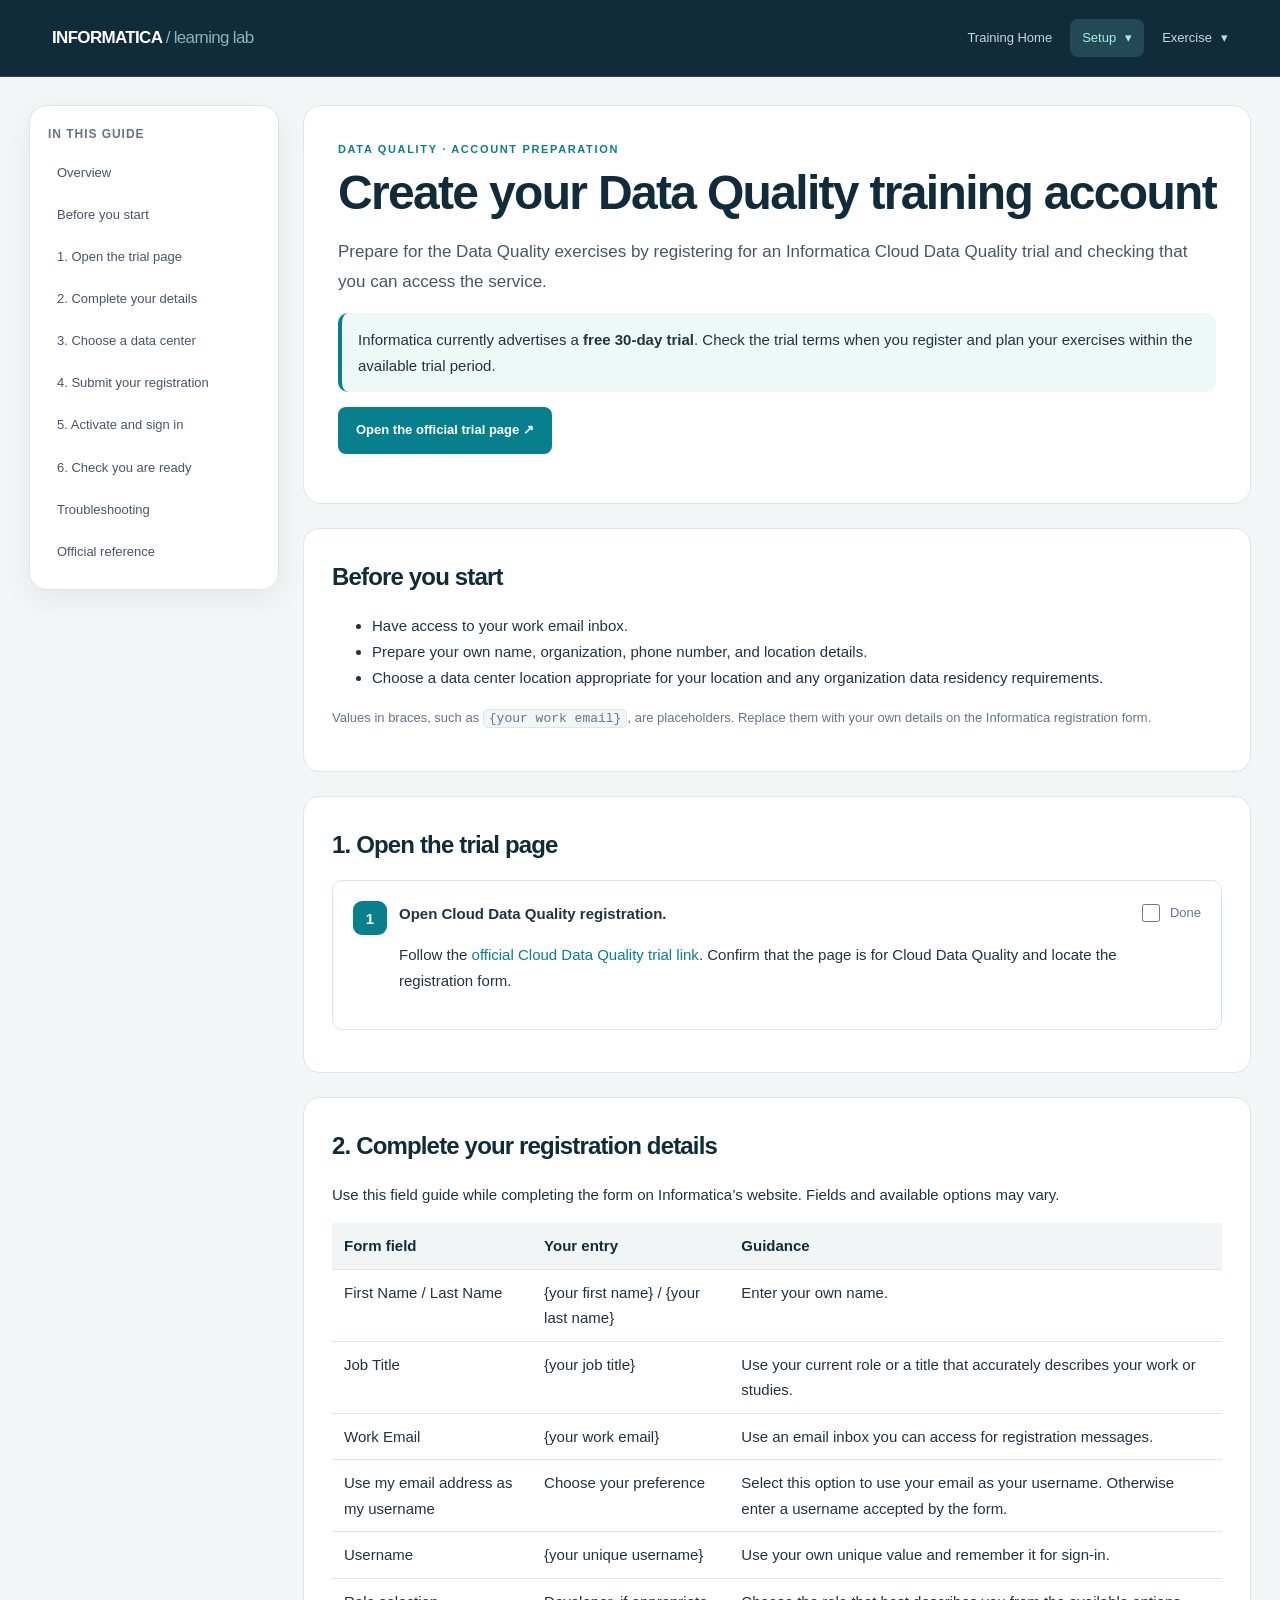
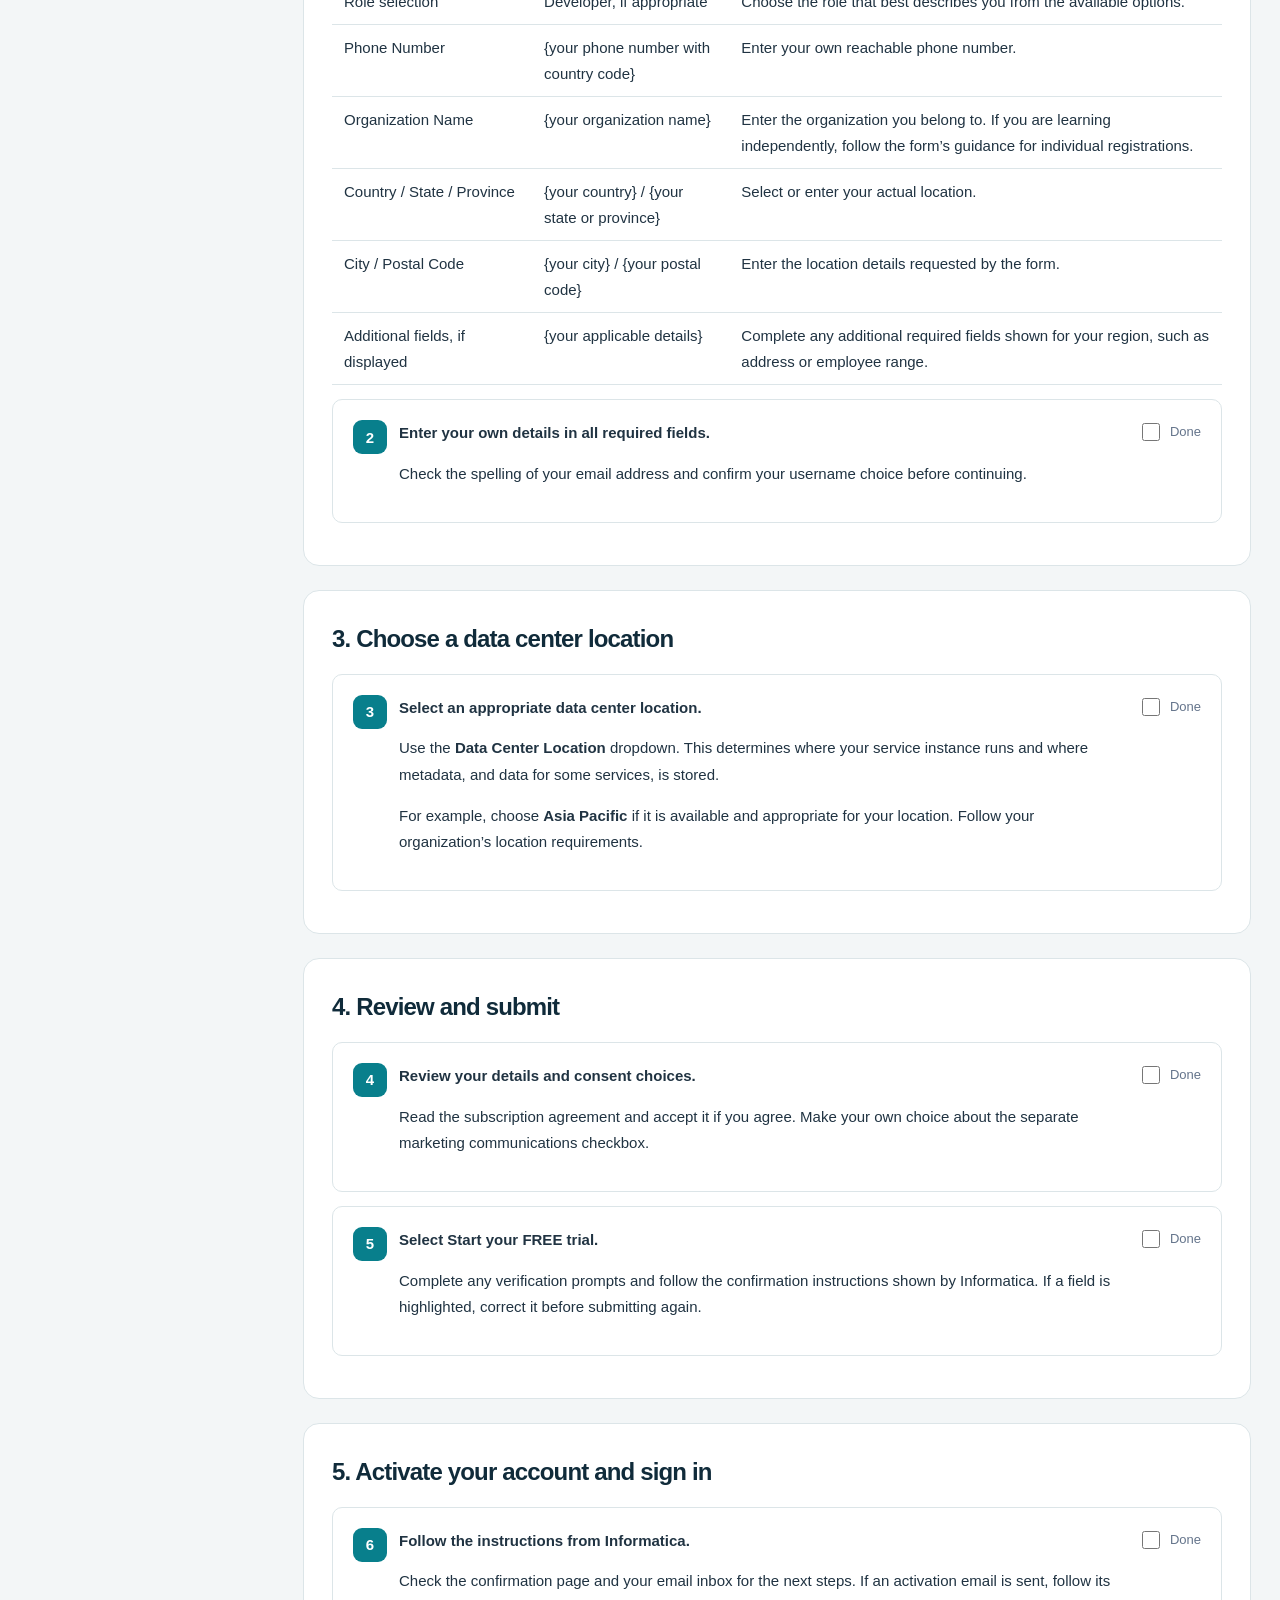
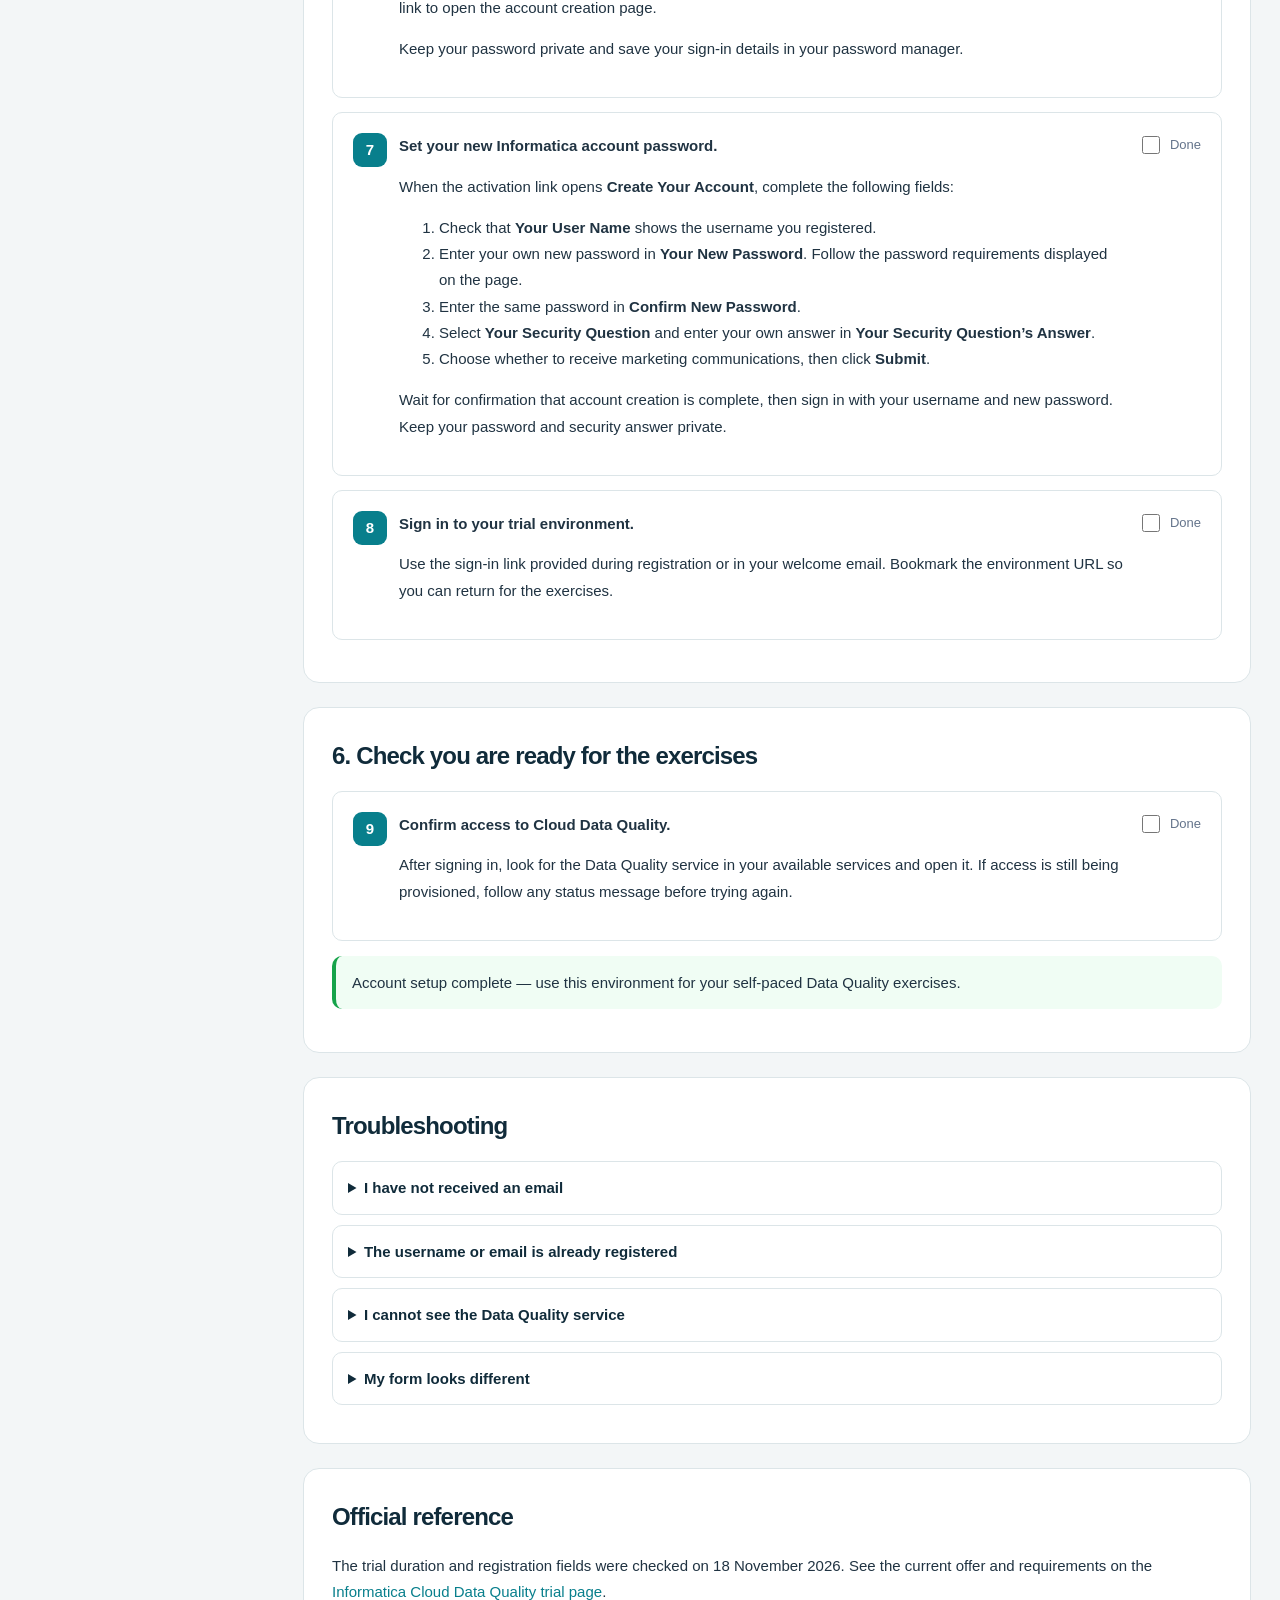
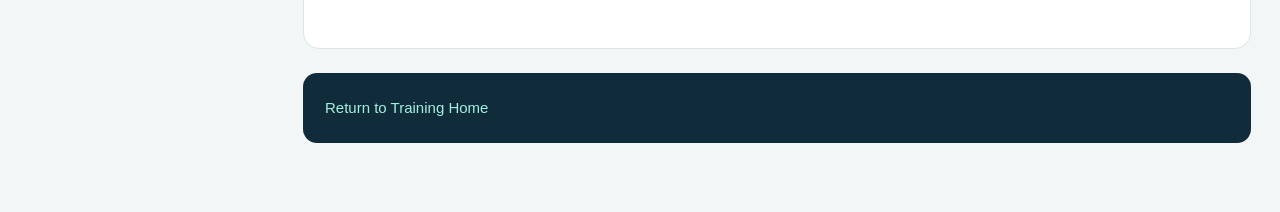
<file: setup_data_quality.html>
<!doctype html>
<html lang="en"><head><meta charset="utf-8"><meta name="viewport" content="width=device-width,initial-scale=1">
<title>Data Quality Account Setup - Informatica Training</title><style>
:root{
  --bg:#f6f8fb;--card:#fff;--ink:#1f2937;--muted:#667085;--blue:#155eef;--blue-soft:#eaf1ff;
  --orange:#f97316;--green:#16a34a;--yellow:#d97706;--red:#dc2626;--line:#e5e7eb;--dark:#0f172a;
  --shadow:0 10px 30px rgba(15,23,42,.06)
}
*{box-sizing:border-box}html{scroll-behavior:smooth}
body{margin:0;background:var(--bg);color:var(--ink);font:15px/1.65 Inter,Segoe UI,Arial,sans-serif}
a{color:var(--blue);text-decoration:none}
.topbar{position:sticky;top:0;z-index:20;background:rgba(15,23,42,.96);backdrop-filter:blur(8px);color:#fff;border-bottom:1px solid #1e293b}
.topbar-inner{max-width:1280px;margin:auto;padding:12px 24px;display:flex;align-items:center;gap:18px}
.brand{display:flex;align-items:center;gap:10px;font-weight:800;margin-right:auto}.brand-badge{width:36px;height:36px;border-radius:10px;background:linear-gradient(135deg,var(--orange),var(--blue));display:grid;place-items:center}
.topbar a{color:#cbd5e1;padding:7px 9px;border-radius:8px}.topbar a:hover,.topbar a.active{background:#1e293b;color:#fff}
.container{max-width:1200px;margin:auto;padding:34px 24px 80px}
.hero{background:linear-gradient(135deg,#fff,#eef4ff);border:1px solid #dbe6ff;border-radius:24px;padding:36px;box-shadow:var(--shadow)}
.eyebrow{text-transform:uppercase;letter-spacing:.09em;color:var(--blue);font-weight:800;font-size:12px}
h1{font-size:40px;line-height:1.12;margin:8px 0 14px}h2{font-size:25px;margin:0 0 14px}h3{font-size:18px;margin:18px 0 8px}
.lead{font-size:17px;color:#475467;max-width:880px}.card{background:var(--card);border:1px solid var(--line);border-radius:18px;padding:26px;margin-top:22px;box-shadow:var(--shadow)}
.grid{display:grid;grid-template-columns:repeat(2,minmax(0,1fr));gap:18px}.grid3{display:grid;grid-template-columns:repeat(3,minmax(0,1fr));gap:18px}
.tile{border:1px solid var(--line);border-radius:16px;padding:20px;background:#fff}.tile.available{border-color:#bfdbfe;background:#f8fbff}.tile.coming{opacity:.72}
.pill{display:inline-flex;align-items:center;gap:6px;border-radius:999px;padding:5px 9px;font-size:12px;font-weight:800}.pill.blue{background:#dbeafe;color:#1d4ed8}.pill.green{background:#dcfce7;color:#166534}.pill.gray{background:#f1f5f9;color:#475569}
.btn{display:inline-block;background:var(--blue);color:#fff!important;padding:10px 14px;border-radius:10px;font-weight:800}.btn.secondary{background:#334155}.btn.ghost{background:#fff;color:var(--blue)!important;border:1px solid #bfdbfe}
.flow{display:flex;align-items:center;gap:8px;flex-wrap:wrap;margin-top:16px}.node{background:#fff;border:2px solid #cbd5e1;border-radius:13px;padding:10px 13px;font-weight:700}.arrow{color:#64748b;font-size:18px}
.callout{border-left:4px solid var(--blue);background:var(--blue-soft);border-radius:10px;padding:14px 16px;margin:14px 0}.callout.warn{border-color:var(--yellow);background:#fff7ed}.callout.ok{border-color:var(--green);background:#f0fdf4}.callout.danger{border-color:var(--red);background:#fef2f2}
.step{border:1px solid var(--line);border-radius:15px;padding:17px;margin:14px 0;background:#fff}.step-head{display:flex;gap:12px;align-items:flex-start}.num{width:34px;height:34px;flex:0 0 34px;background:var(--blue);color:#fff;border-radius:10px;display:grid;place-items:center;font-weight:800}
.done{margin-left:auto;display:flex;align-items:center;gap:7px;color:var(--muted);font-size:13px}.done input{width:18px;height:18px}
pre{background:#111827;color:#e5e7eb;border-radius:13px;padding:15px;overflow:auto}code{font-family:Consolas,monospace}
table{width:100%;border-collapse:collapse;margin:10px 0}th,td{padding:9px 11px;border-bottom:1px solid var(--line);text-align:left;vertical-align:top}th{background:#f8fafc}
.muted{color:var(--muted);font-size:13px}details{border:1px solid var(--line);border-radius:12px;padding:12px 14px;margin:10px 0;background:#fff}summary{cursor:pointer;font-weight:800}
.checklist li{margin:7px 0}.sources a{word-break:break-word}.footer{margin-top:30px;background:var(--dark);color:#cbd5e1;border-radius:16px;padding:20px}
.progress{height:9px;background:#e2e8f0;border-radius:999px;overflow:hidden}.progress div{height:100%;width:0;background:linear-gradient(90deg,#22c55e,#3b82f6)}
@media(max-width:850px){.grid,.grid3{grid-template-columns:1fr}.topbar-inner{flex-wrap:wrap}.container{padding:22px 16px 60px}h1{font-size:32px}}
</style><link rel="stylesheet" href="training-theme.css">
</head>
<body><a class="skip-link" href="#main-content">Skip to content</a><nav class="training-navigation" aria-label="Training pages"><a class="site-brand" href="index.html">INFORMATICA <span style="font-weight:400;color:#8fb0be">/ learning lab</span></a><a href="index.html">Training Home</a>
<details class="nav-dropdown"><summary>Setup</summary><div class="nav-options"><a href="setup_data_quality.html" aria-current="page">Informatica Data Quality Setup</a>
<a href="setup_secure_agent.html">Computer Setup</a>
<a href="setup_salesforce_informatica.html">Salesforce Setup</a></div></details>
<details class="nav-dropdown"><summary>Exercise</summary><div class="nav-options"><a href="exercise1_customer_csv.html">Exercise 1</a></div></details>

</nav><div class="computer-setup-layout"><aside class="computer-setup-sidebar" aria-label="Data Quality setup guide"><div class="toc-title">In this guide</div><nav aria-label="Guide sections"><a href="#overview">Overview</a>
<a href="#before">Before you start</a>
<a href="#open-trial">1. Open the trial page</a>
<a href="#registration">2. Complete your details</a>
<a href="#region">3. Choose a data center</a>
<a href="#submit">4. Submit your registration</a>
<a href="#activate">5. Activate and sign in</a>
<a href="#ready">6. Check you are ready</a>
<a href="#troubleshoot">Troubleshooting</a>
<a href="#reference">Official reference</a></nav></aside><main class="container" id="main-content">
<section class="hero" id="overview"><div class="eyebrow">Data Quality · Account preparation</div><h1>Create your Data Quality training account</h1><p class="lead">Prepare for the Data Quality exercises by registering for an Informatica Cloud Data Quality trial and checking that you can access the service.</p><div class="callout">Informatica currently advertises a <strong>free 30-day trial</strong>. Check the trial terms when you register and plan your exercises within the available trial period.</div><p><a class="btn" href="https://www.informatica.com/trials/cloud-data-quality.html" target="_blank" rel="noopener noreferrer">Open the official trial page &nearr;</a></p></section>
<section class="card" id="before"><h2>Before you start</h2><ul><li>Have access to your work email inbox.</li><li>Prepare your own name, organization, phone number, and location details.</li><li>Choose a data center location appropriate for your location and any organization data residency requirements.</li></ul><p class="muted">Values in braces, such as <code>{your work email}</code>, are placeholders. Replace them with your own details on the Informatica registration form.</p></section>
<section class="card" id="open-trial"><h2>1. Open the trial page</h2><div class="step"><div class="step-head"><div class="num">1</div><div style="flex:1;min-width:0"><strong>Open Cloud Data Quality registration.</strong><p>Follow the <a href="https://www.informatica.com/trials/cloud-data-quality.html" target="_blank" rel="noopener noreferrer">official Cloud Data Quality trial link</a>. Confirm that the page is for Cloud Data Quality and locate the registration form.</p></div><label class="done"><input type="checkbox" class="dq-check" data-step="1">Done</label></div></div></section>
<section class="card" id="registration"><h2>2. Complete your registration details</h2><p>Use this field guide while completing the form on Informatica’s website. Fields and available options may vary.</p><table><thead><tr><th scope="col">Form field</th><th scope="col">Your entry</th><th scope="col">Guidance</th></tr></thead><tbody><tr><td>First Name / Last Name</td><td>{your first name} / {your last name}</td><td>Enter your own name.</td></tr><tr><td>Job Title</td><td>{your job title}</td><td>Use your current role or a title that accurately describes your work or studies.</td></tr><tr><td>Work Email</td><td>{your work email}</td><td>Use an email inbox you can access for registration messages.</td></tr><tr><td>Use my email address as my username</td><td>Choose your preference</td><td>Select this option to use your email as your username. Otherwise enter a username accepted by the form.</td></tr><tr><td>Username</td><td>{your unique username}</td><td>Use your own unique value and remember it for sign-in.</td></tr><tr><td>Role selection</td><td>Developer, if appropriate</td><td>Choose the role that best describes you from the available options.</td></tr><tr><td>Phone Number</td><td>{your phone number with country code}</td><td>Enter your own reachable phone number.</td></tr><tr><td>Organization Name</td><td>{your organization name}</td><td>Enter the organization you belong to. If you are learning independently, follow the form’s guidance for individual registrations.</td></tr><tr><td>Country / State / Province</td><td>{your country} / {your state or province}</td><td>Select or enter your actual location.</td></tr><tr><td>City / Postal Code</td><td>{your city} / {your postal code}</td><td>Enter the location details requested by the form.</td></tr><tr><td>Additional fields, if displayed</td><td>{your applicable details}</td><td>Complete any additional required fields shown for your region, such as address or employee range.</td></tr></tbody></table><div class="step"><div class="step-head"><div class="num">2</div><div style="flex:1;min-width:0"><strong>Enter your own details in all required fields.</strong><p>Check the spelling of your email address and confirm your username choice before continuing.</p></div><label class="done"><input type="checkbox" class="dq-check" data-step="2">Done</label></div></div></section>
<section class="card" id="region"><h2>3. Choose a data center location</h2><div class="step"><div class="step-head"><div class="num">3</div><div style="flex:1;min-width:0"><strong>Select an appropriate data center location.</strong><p>Use the <strong>Data Center Location</strong> dropdown. This determines where your service instance runs and where metadata, and data for some services, is stored.</p><p>For example, choose <strong>Asia Pacific</strong> if it is available and appropriate for your location. Follow your organization’s location requirements.</p></div><label class="done"><input type="checkbox" class="dq-check" data-step="3">Done</label></div></div></section>
<section class="card" id="submit"><h2>4. Review and submit</h2><div class="step"><div class="step-head"><div class="num">4</div><div style="flex:1;min-width:0"><strong>Review your details and consent choices.</strong><p>Read the subscription agreement and accept it if you agree. Make your own choice about the separate marketing communications checkbox.</p></div><label class="done"><input type="checkbox" class="dq-check" data-step="4">Done</label></div></div><div class="step"><div class="step-head"><div class="num">5</div><div style="flex:1;min-width:0"><strong>Select Start your FREE trial.</strong><p>Complete any verification prompts and follow the confirmation instructions shown by Informatica. If a field is highlighted, correct it before submitting again.</p></div><label class="done"><input type="checkbox" class="dq-check" data-step="5">Done</label></div></div></section>
<section class="card" id="activate"><h2>5. Activate your account and sign in</h2><div class="step"><div class="step-head"><div class="num">6</div><div style="flex:1;min-width:0"><strong>Follow the instructions from Informatica.</strong><p>Check the confirmation page and your email inbox for the next steps. If an activation email is sent, follow its link to open the account creation page.</p><p>Keep your password private and save your sign-in details in your password manager.</p></div><label class="done"><input type="checkbox" class="dq-check" data-step="6">Done</label></div></div><div class="step"><div class="step-head"><div class="num">7</div><div style="flex:1;min-width:0"><strong>Set your new Informatica account password.</strong><p>When the activation link opens <strong>Create Your Account</strong>, complete the following fields:</p><ol><li>Check that <strong>Your User Name</strong> shows the username you registered.</li><li>Enter your own new password in <strong>Your New Password</strong>. Follow the password requirements displayed on the page.</li><li>Enter the same password in <strong>Confirm New Password</strong>.</li><li>Select <strong>Your Security Question</strong> and enter your own answer in <strong>Your Security Question’s Answer</strong>.</li><li>Choose whether to receive marketing communications, then click <strong>Submit</strong>.</li></ol><p>Wait for confirmation that account creation is complete, then sign in with your username and new password. Keep your password and security answer private.</p></div><label class="done"><input type="checkbox" class="dq-check" data-step="create-password">Done</label></div></div><div class="step"><div class="step-head"><div class="num">8</div><div style="flex:1;min-width:0"><strong>Sign in to your trial environment.</strong><p>Use the sign-in link provided during registration or in your welcome email. Bookmark the environment URL so you can return for the exercises.</p></div><label class="done"><input type="checkbox" class="dq-check" data-step="7">Done</label></div></div></section>
<section class="card" id="ready"><h2>6. Check you are ready for the exercises</h2><div class="step"><div class="step-head"><div class="num">9</div><div style="flex:1;min-width:0"><strong>Confirm access to Cloud Data Quality.</strong><p>After signing in, look for the Data Quality service in your available services and open it. If access is still being provisioned, follow any status message before trying again.</p></div><label class="done"><input type="checkbox" class="dq-check" data-step="8">Done</label></div></div><div class="callout ok">Account setup complete — use this environment for your self-paced Data Quality exercises.</div></section>
<section class="card" id="troubleshoot"><h2>Troubleshooting</h2><details><summary>I have not received an email</summary><p>Check spam and junk folders and verify the email address you submitted. Follow any resend or support option provided on the confirmation page.</p></details><details><summary>The username or email is already registered</summary><p>Follow the form’s message. If the account belongs to you, use the sign-in or account recovery option. Check whether your existing account has Data Quality access. If trial eligibility or access is unclear, use the support options on the trial page.</p></details><details><summary>I cannot see the Data Quality service</summary><p>Confirm you registered through the Cloud Data Quality trial page and signed in to the environment from your welcome instructions. Follow any provisioning message, then contact Informatica support if access remains unavailable.</p></details><details><summary>My form looks different</summary><p>Use the labels on the live registration form. Complete required fields with your own details. Use the field help text to choose the appropriate region and organization options, or use the page’s support options if needed.</p></details></section>
<section class="card" id="reference"><h2>Official reference</h2><p>The trial duration and registration fields were checked on 18 November 2026. See the current offer and requirements on the <a href="https://www.informatica.com/trials/cloud-data-quality.html" target="_blank" rel="noopener noreferrer">Informatica Cloud Data Quality trial page</a>.</p></section>
<div class="footer"><a href="index.html">Return to Training Home</a></div></main></div><script>
(() => {
 document.querySelectorAll('.dq-check').forEach((checkbox) => {
  const key = 'inf_dq_setup_' + checkbox.dataset.step;
  try { checkbox.checked = localStorage.getItem(key) === '1'; } catch (error) {}
  checkbox.addEventListener('change', () => {
   try { localStorage.setItem(key, checkbox.checked ? '1' : '0'); } catch (error) {}
  });
 });
})();
</script><script>
(() => {
  const dropdowns = [...document.querySelectorAll('.training-navigation .nav-dropdown')];
  document.addEventListener('click', (event) => {
    dropdowns.forEach((dropdown) => {
      if (!dropdown.contains(event.target)) dropdown.open = false;
    });
  });
  document.addEventListener('keydown', (event) => {
    if (event.key !== 'Escape') return;
    const focusedDropdown = dropdowns.find((dropdown) => dropdown.open && dropdown.contains(document.activeElement));
    dropdowns.forEach((dropdown) => { dropdown.open = false; });
    if (focusedDropdown) focusedDropdown.querySelector('summary').focus();
  });
})();
</script></body></html>
</file>
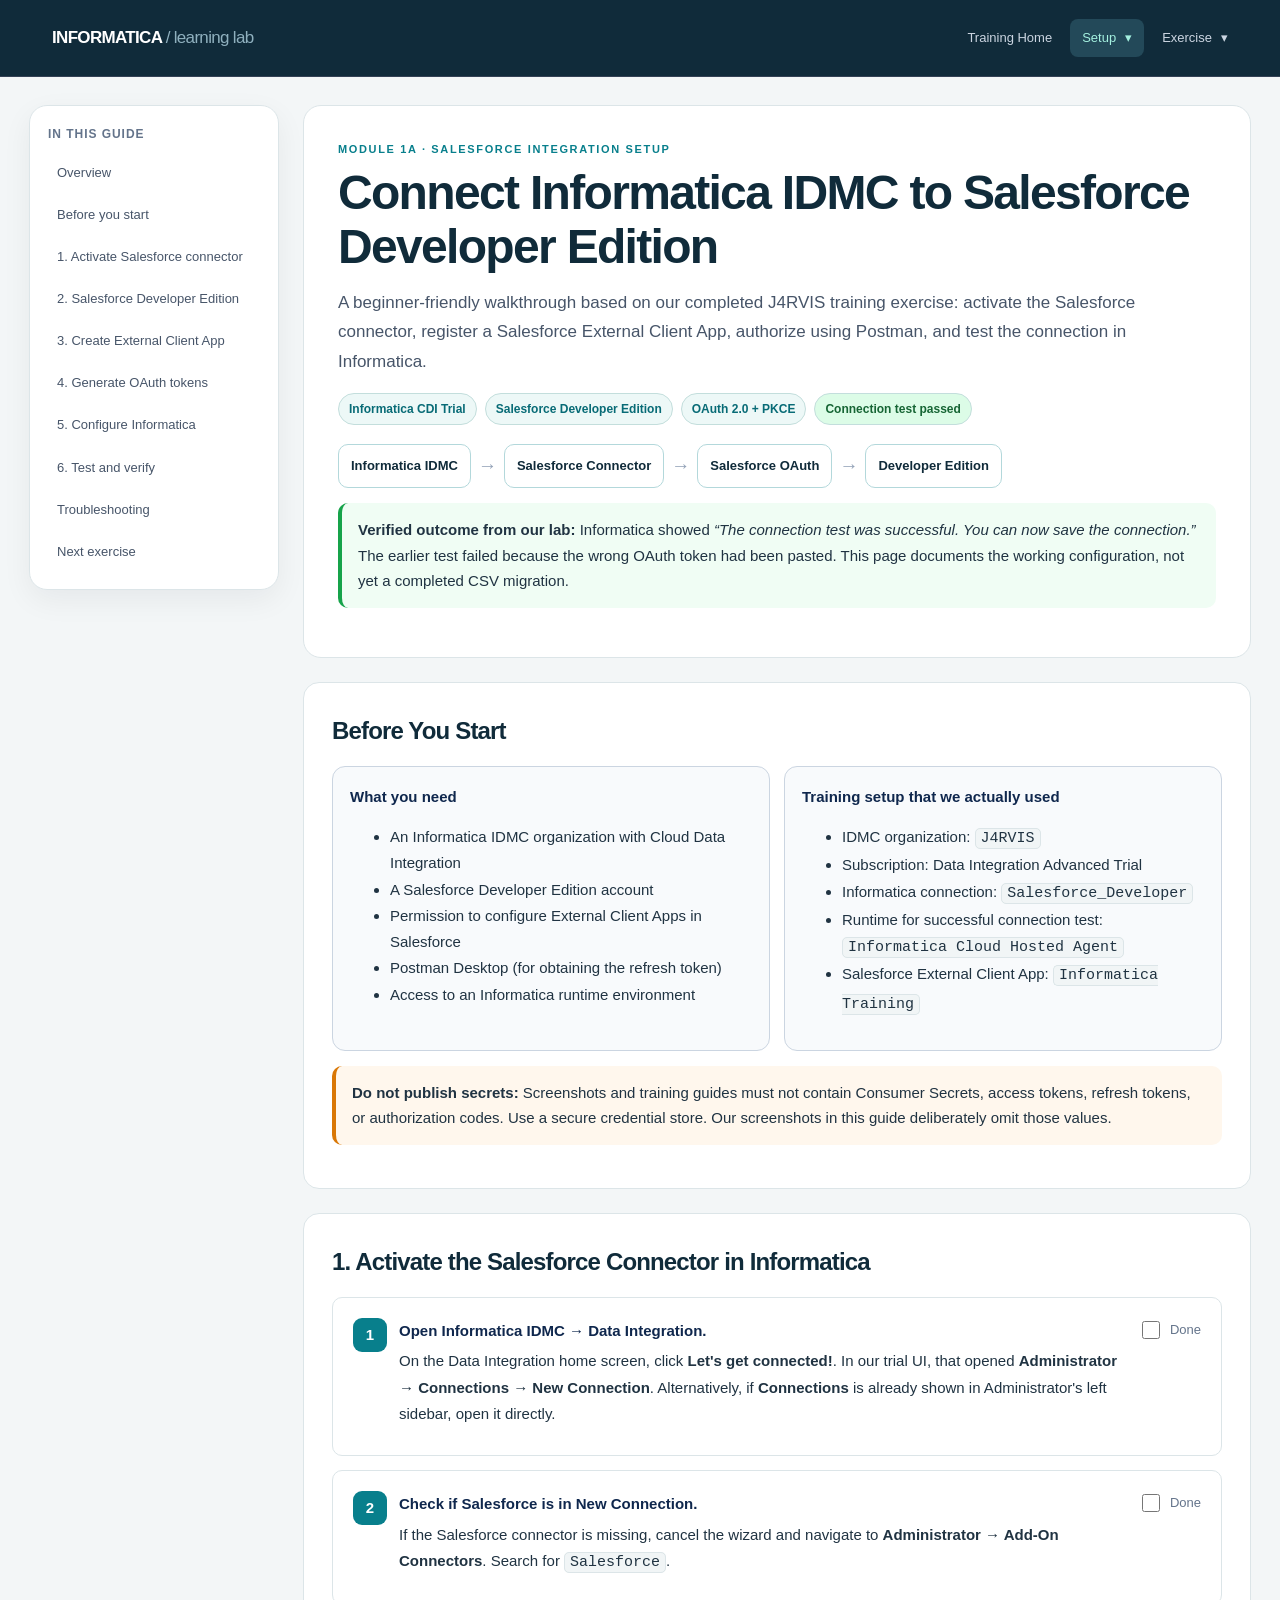
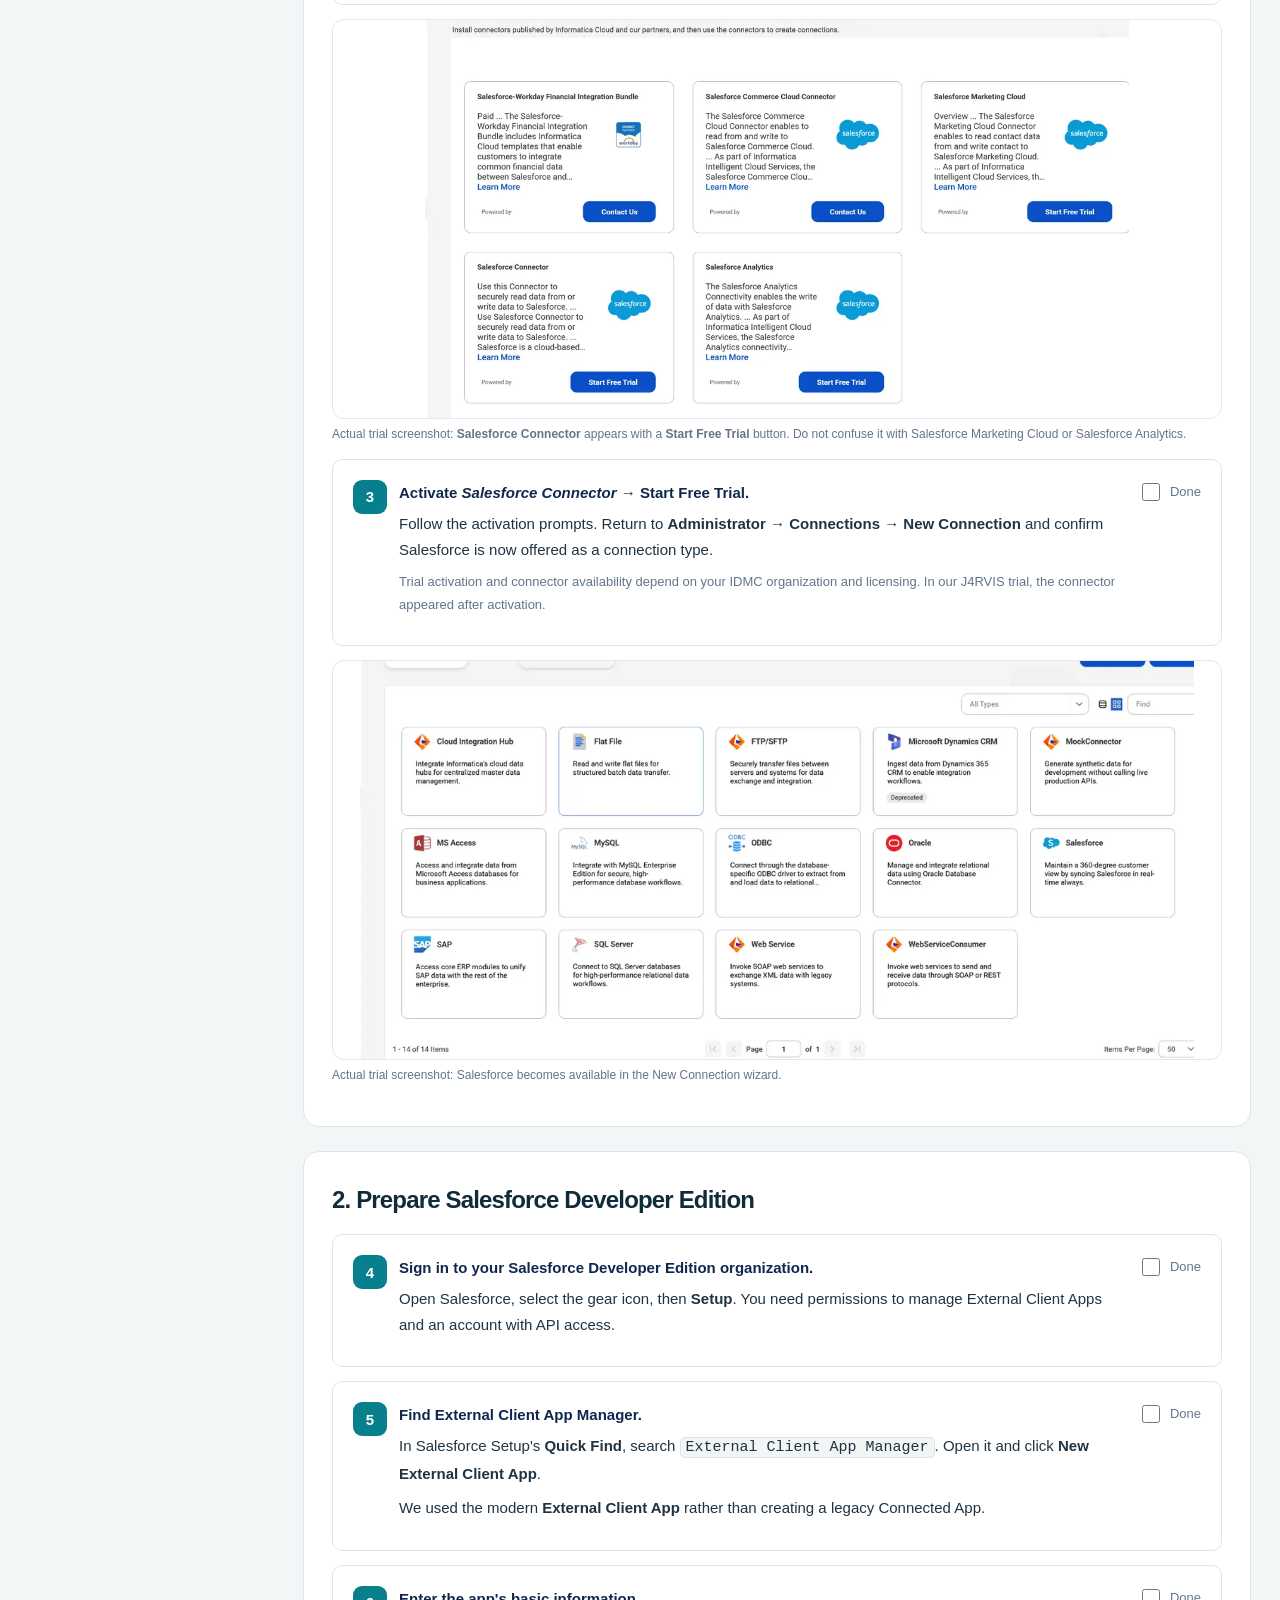
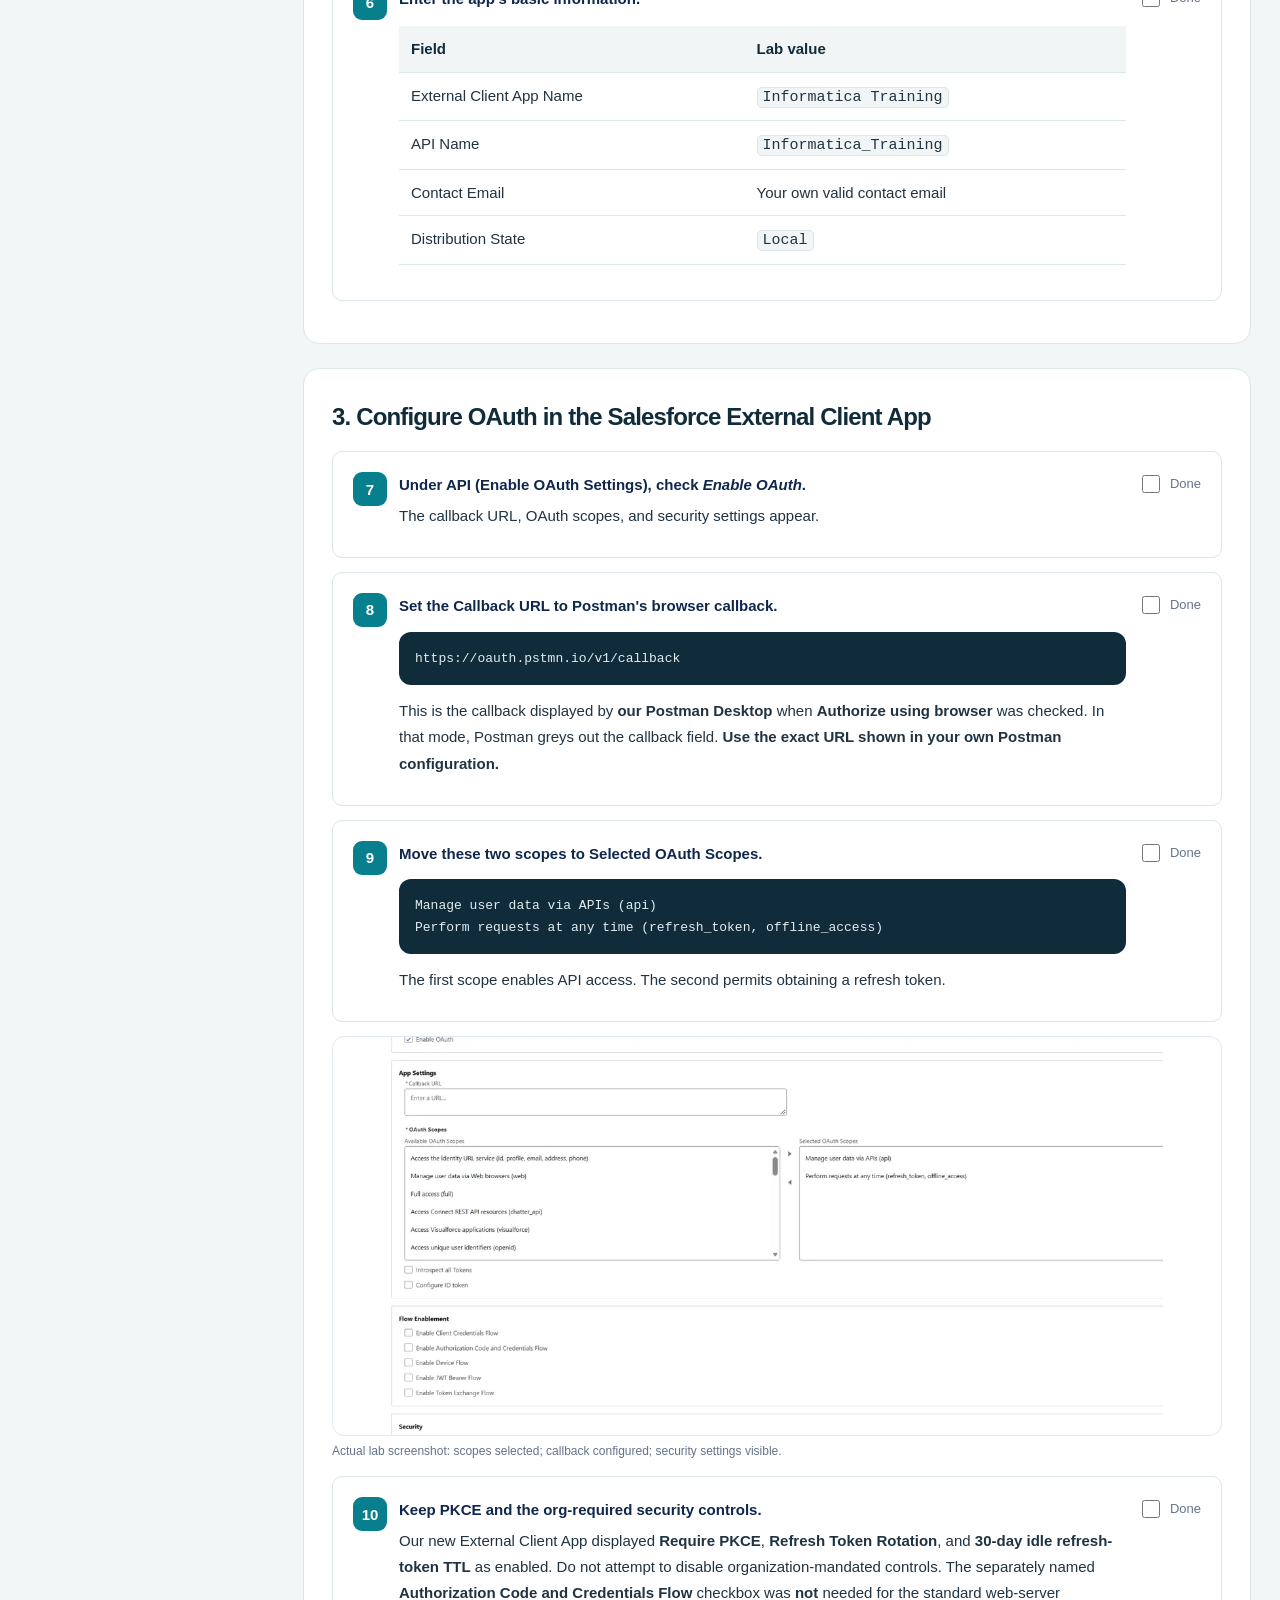
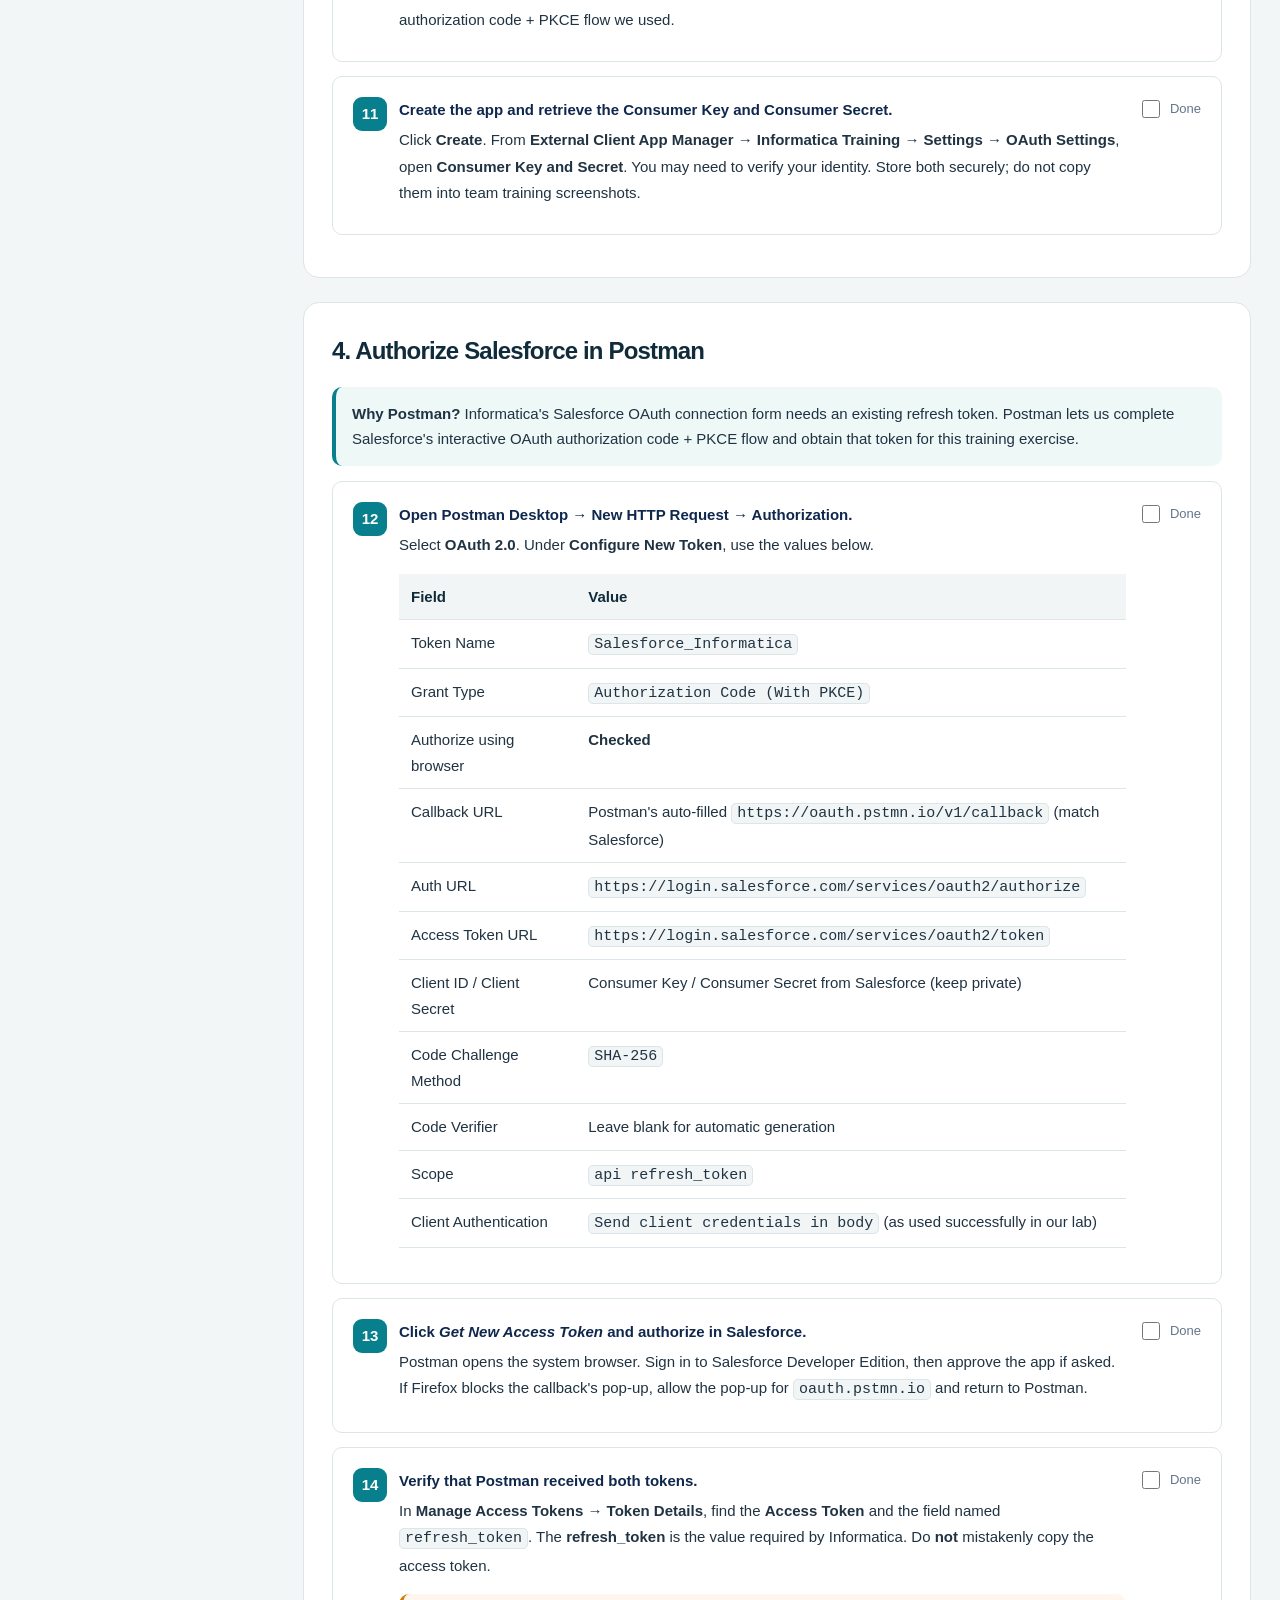
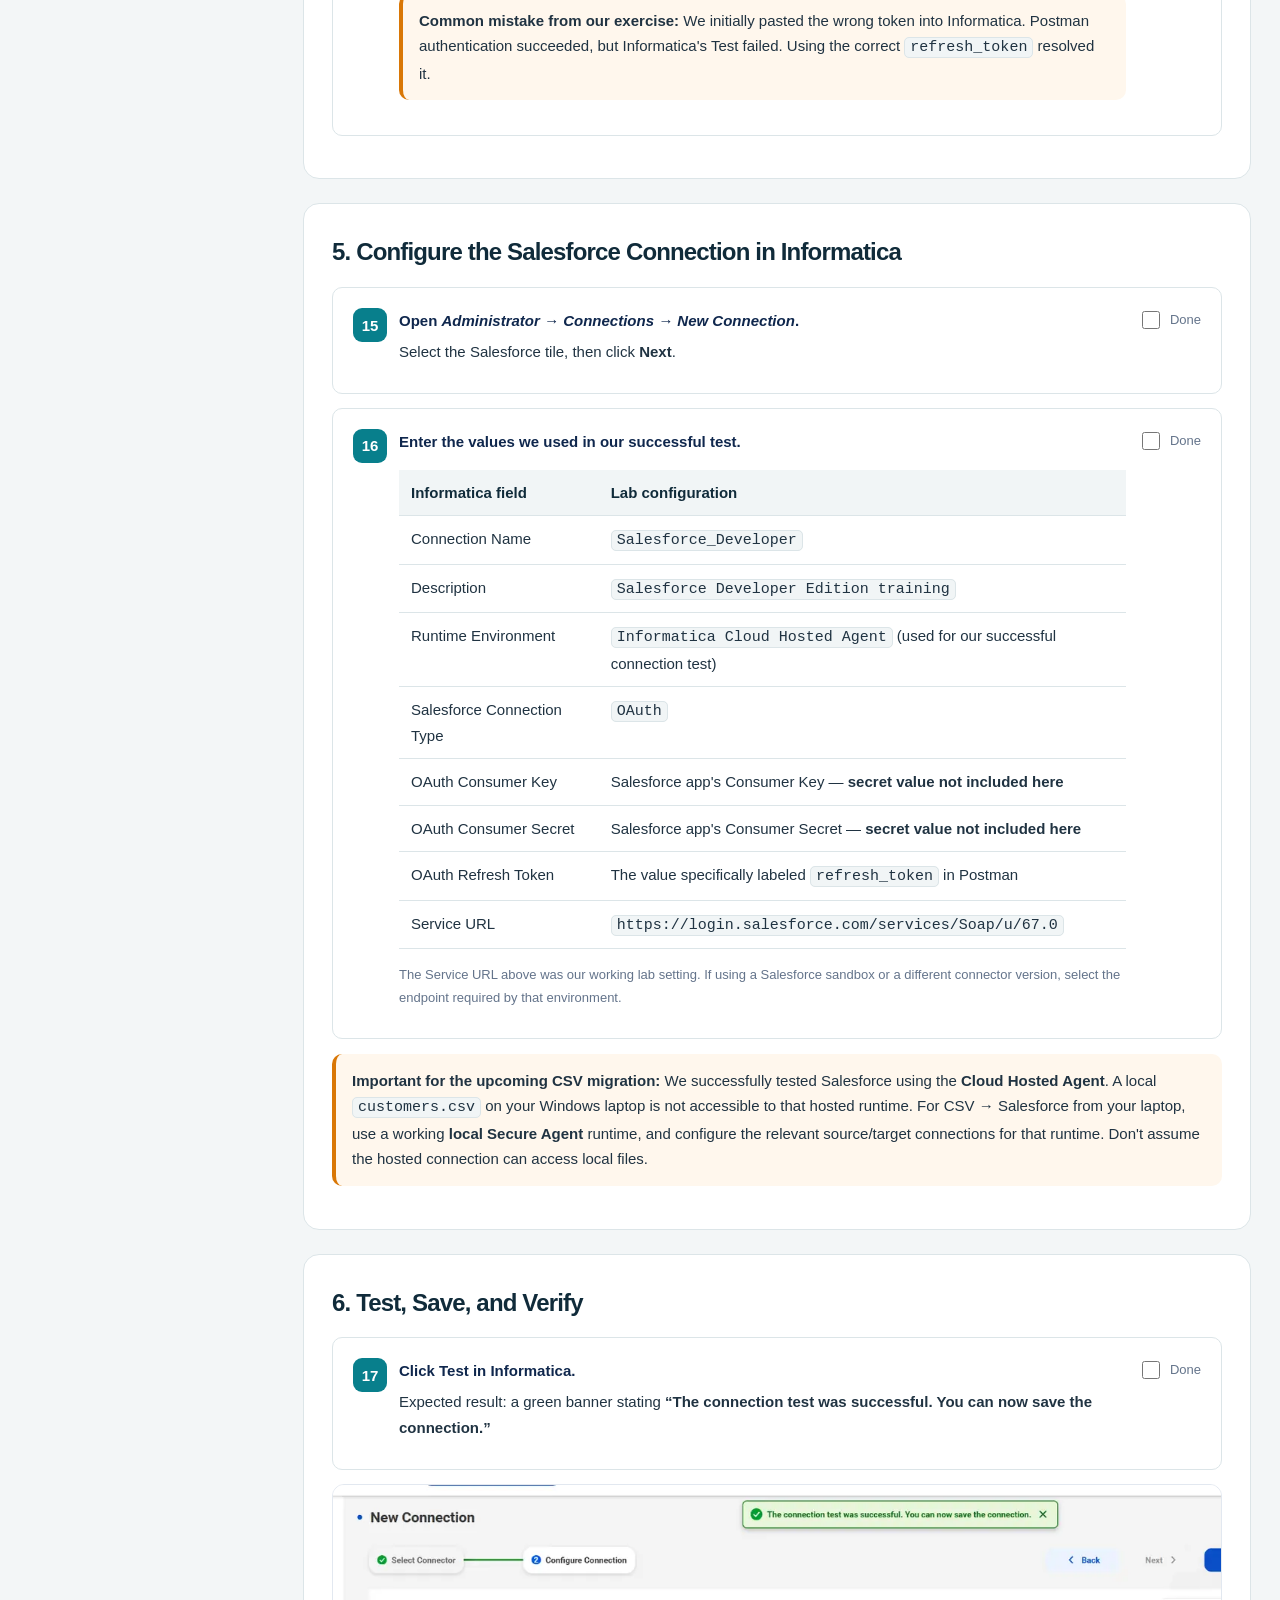
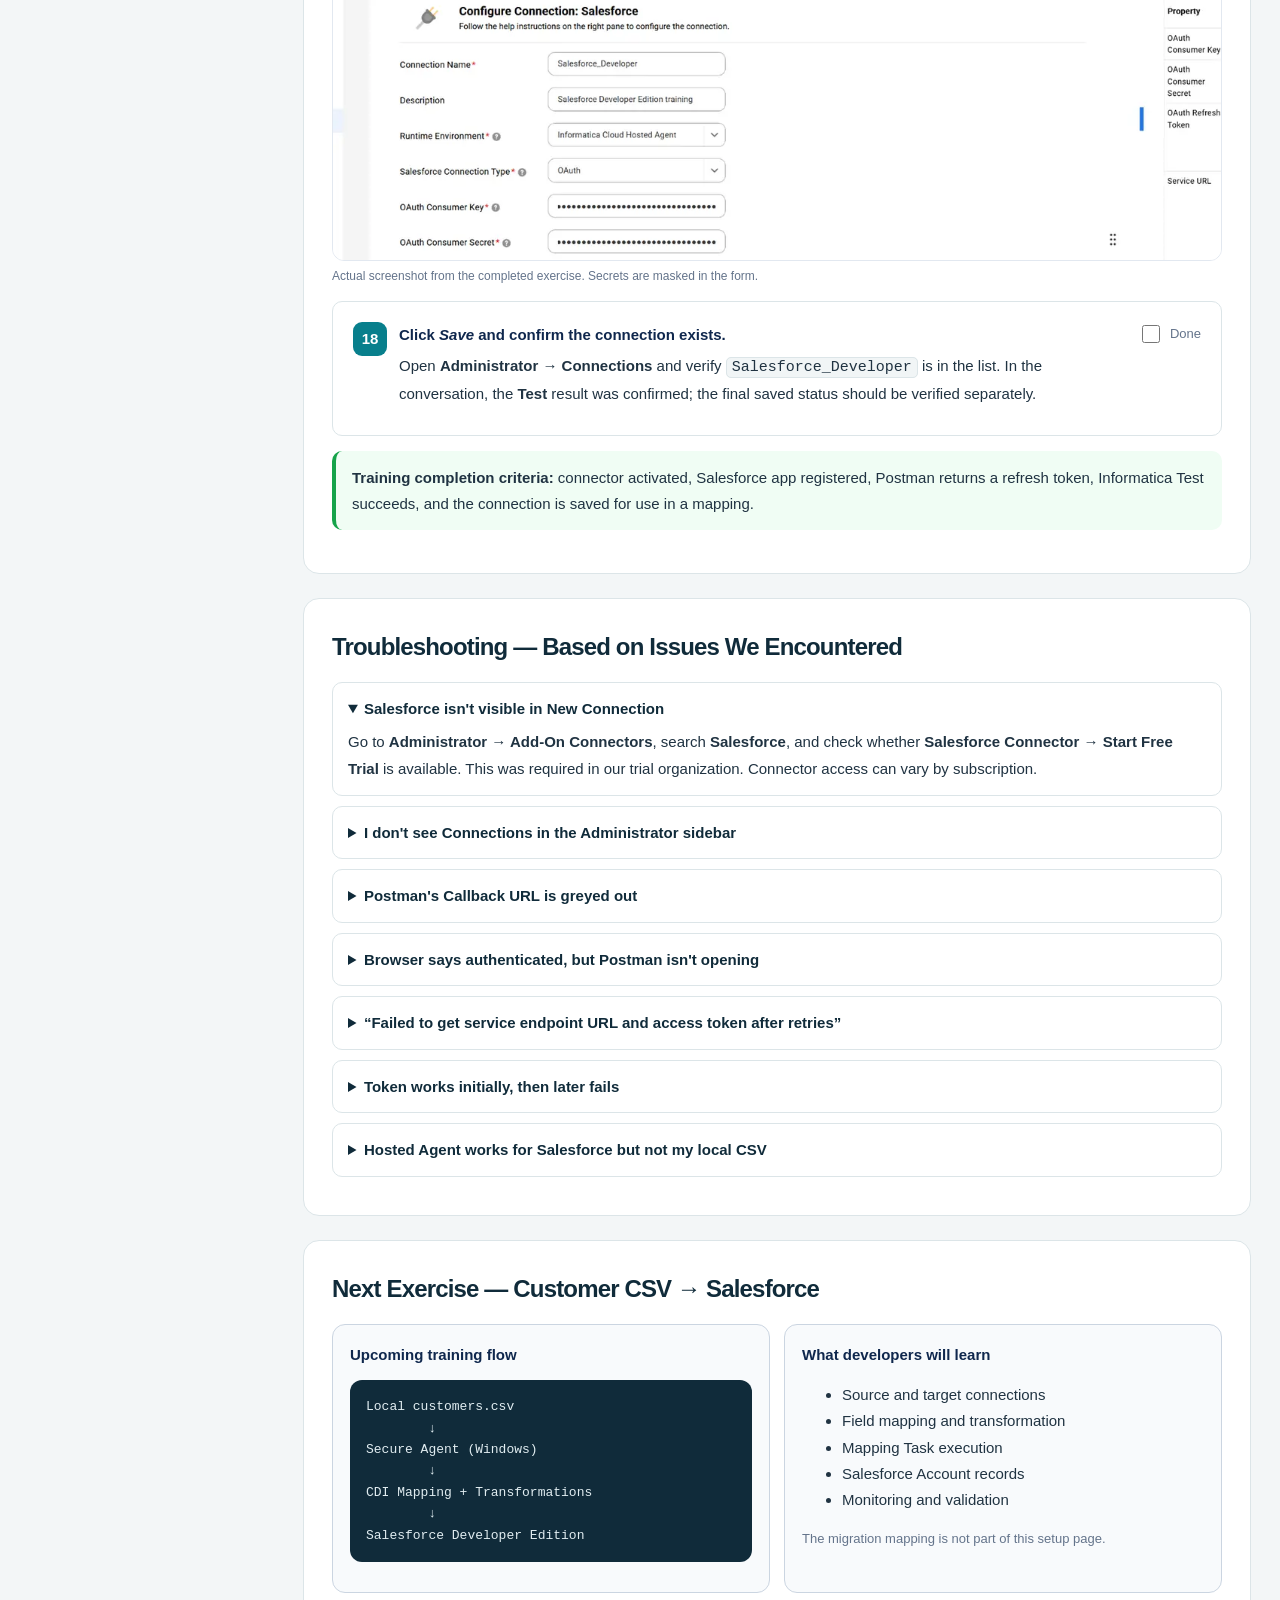
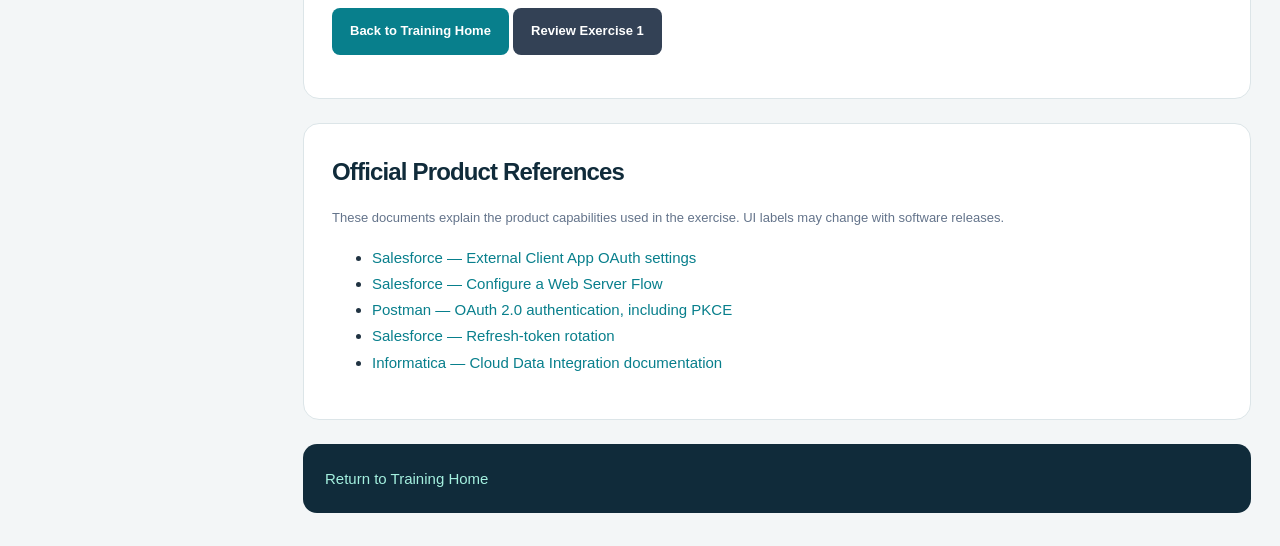
<file: setup_salesforce_informatica.html>
<!doctype html>
<html lang="en"><head><meta charset="utf-8"><meta name="viewport" content="width=device-width,initial-scale=1">
<title>Salesforce Setup — Informatica Training Portal</title>
<style>
:root{--bg:#f6f8fb;--card:#fff;--ink:#1f2937;--muted:#64748b;--blue:#155eef;--blue-soft:#eaf1ff;--orange:#f97316;--green:#16a34a;--yellow:#d97706;--red:#dc2626;--line:#e2e8f0;--dark:#0f172a;--shadow:0 10px 30px rgba(15,23,42,.06)}
*{box-sizing:border-box}html{scroll-behavior:smooth;scroll-padding-top:88px}
body{margin:0;background:var(--bg);color:var(--ink);font:15px/1.7 Inter,'Segoe UI',Arial,sans-serif}
a{color:var(--blue);text-decoration:none}a:hover{text-decoration:underline}
.topbar{position:sticky;top:0;z-index:40;background:rgba(15,23,42,.97);backdrop-filter:blur(8px);color:white;border-bottom:1px solid #1e293b}
.topbar-inner{max-width:1270px;margin:auto;padding:12px 24px;display:flex;align-items:center;gap:12px;flex-wrap:wrap}
.brand{display:flex;align-items:center;gap:10px;font-weight:800;margin-right:auto}.brand-badge{width:34px;height:34px;border-radius:10px;background:linear-gradient(135deg,#f97316,#155eef);display:grid;place-items:center}
.topbar a{color:#cbd5e1;padding:7px 9px;border-radius:8px;font-size:13px}.topbar a:hover,.topbar a.active{background:#26354a;color:white;text-decoration:none}
.layout{max-width:1270px;margin:auto;display:grid;grid-template-columns:230px minmax(0,1fr);gap:24px;padding:28px 24px 70px}
aside{align-self:start;position:sticky;top:90px;background:#fff;border:1px solid var(--line);border-radius:18px;padding:18px;box-shadow:var(--shadow)}
aside .toc-title{font-size:12px;color:#64748b;font-weight:900;letter-spacing:.08em;text-transform:uppercase;margin-bottom:10px}
aside nav a{display:block;color:#475569;font-size:13px;padding:8px 9px;border-radius:8px}aside nav a:hover{background:#eef4ff;text-decoration:none;color:var(--blue)}
.progressbox{margin-top:16px;padding:14px;background:#f8fafc;border:1px solid #e2e8f0;border-radius:12px}.progress{height:9px;background:#e2e8f0;border-radius:10px;overflow:hidden;margin-top:10px}.progress div{height:100%;width:0;background:linear-gradient(90deg,#22c55e,#3b82f6)}
main{min-width:0}.hero{background:linear-gradient(135deg,#fff,#e9f2ff);border:1px solid #dbe6ff;border-radius:23px;padding:34px 36px;box-shadow:var(--shadow)}.eyebrow{color:var(--blue);font-weight:900;text-transform:uppercase;letter-spacing:.09em;font-size:12px}
h1{font-size:39px;line-height:1.13;margin:8px 0 14px;letter-spacing:-.03em;color:#0f274d}h2{font-size:24px;letter-spacing:-.02em;margin:0 0 11px;color:#0f274d}h3{font-size:17px;margin:14px 0 8px;color:#17365f}.lead{font-size:16.5px;color:#475569;margin:0 0 16px}
.card{background:#fff;border:1px solid var(--line);border-radius:18px;padding:27px 30px;margin-top:20px;box-shadow:var(--shadow)}
.chips{display:flex;flex-wrap:wrap;gap:8px;margin-top:12px}.chip{background:#dbeafe;color:#1d4ed8;border-radius:100px;padding:5px 10px;font-weight:800;font-size:12px}.chip.alt{background:#dcfce7;color:#166534}.chip.mute{background:#f1f5f9;color:#475569}
.flow{display:flex;gap:7px;align-items:center;flex-wrap:wrap;margin:19px 0 7px}.node{border:1.5px solid #bfdbfe;background:white;border-radius:12px;padding:9px 12px;font-size:13px;font-weight:800;color:#17365f}.arrow{font-size:19px;color:#94a3b8}
.callout{background:#eaf1ff;border-left:4px solid #2563eb;border-radius:12px;padding:14px 17px;margin:15px 0}.callout.warn{background:#fff7ed;border-color:#e98a24}.callout.good{background:#ecfdf5;border-color:#16a34a}.callout.danger{background:#fef2f2;border-color:#ef4444}
.step{border:1px solid var(--line);background:#fff;border-radius:13px;padding:16px;margin:12px 0}.step-head{display:flex;align-items:flex-start;gap:11px}.number{background:var(--blue);color:#fff;flex:0 0 32px;width:32px;height:32px;display:grid;place-items:center;border-radius:9px;font-weight:900}.step-content{min-width:0;flex:1}.step-content strong{display:block;color:#0f274d;font-size:15px}.step-content p{margin:5px 0 8px}.done{color:#64748b;white-space:nowrap;font-size:12px;display:flex;align-items:center;gap:5px;margin-left:auto}.done input{width:18px;height:18px;accent-color:#16a34a}
.grid{display:grid;grid-template-columns:repeat(2,minmax(0,1fr));gap:14px}.summarybox{padding:17px;border:1px solid #cbd5e1;background:#f8fafc;border-radius:13px}.summarybox b{color:#0f274d}
.muted{font-size:13px;color:var(--muted)}code,pre{font-family:Consolas,Monaco,monospace}code{background:#f1f5f9;border:1px solid #e2e8f0;border-radius:5px;padding:1px 5px;overflow-wrap:anywhere}pre{background:#0f172a;color:#dbeafe;padding:15px;border-radius:12px;overflow:auto;font-size:13px;line-height:1.55}pre code{color:inherit;background:none;border:0;padding:0}
table{width:100%;border-collapse:collapse;margin:15px 0}th,td{text-align:left;vertical-align:top;padding:10px 12px;border-bottom:1px solid var(--line)}th{background:#f1f5f9;color:#334155}.visual{width:100%;height:auto;max-height:400px;object-fit:contain;border:1px solid #e2e8f0;border-radius:12px;background:#fff;margin:9px 0 3px;display:block}.caption{font-size:12px;color:#64748b;margin:5px 0 12px}
details{border:1px solid var(--line);border-radius:12px;padding:13px 15px;margin:10px 0;background:#fff}summary{font-weight:800;cursor:pointer;color:#0f274d}details p{margin:8px 0 0}.tag{font-size:11px;font-weight:900;color:#0f766e;background:#d1fae5;padding:3px 9px;border-radius:999px}
.btn{display:inline-block;background:var(--blue);color:white!important;padding:10px 16px;border-radius:10px;font-weight:800;font-size:13px}.btn.secondary{background:#334155}.btn:hover{text-decoration:none;filter:brightness(.94)}.footer{margin-top:22px;border-radius:16px;padding:22px;background:#0f172a;color:#cbd5e1}.footer a{color:#93c5fd}
@media(max-width:980px){.layout{grid-template-columns:1fr}aside{position:static}aside nav{display:grid;grid-template-columns:repeat(2,minmax(0,1fr))}.grid{grid-template-columns:1fr}h1{font-size:32px}}
@media(max-width:590px){.layout{padding:16px 12px 45px}.card,.hero{padding:20px 17px}.step-head{flex-wrap:wrap}.done{margin-left:43px}aside nav{grid-template-columns:1fr}.topbar-inner{padding:11px 12px}}
@media print{.topbar,aside,.done{display:none!important}.layout{display:block;max-width:100%;padding:0}.hero,.card{box-shadow:none;break-inside:avoid}.card{margin-top:12px}details{break-inside:avoid}}
</style>
<link rel="stylesheet" href="training-theme.css">
</head><body>
<a class="skip-link" href="#main-content">Skip to content</a>
<nav class="training-navigation" aria-label="Training pages"><a class="site-brand" href="index.html">INFORMATICA <span style="font-weight:400;color:#8fb0be">/ learning lab</span></a><a href="index.html">Training Home</a>
<details class="nav-dropdown"><summary>Setup</summary><div class="nav-options"><a href="setup_data_quality.html">Informatica Data Quality Setup</a>
<a href="setup_secure_agent.html">Computer Setup</a>
<a href="setup_salesforce_informatica.html" aria-current="page">Salesforce Setup</a></div></details>
<details class="nav-dropdown"><summary>Exercise</summary><div class="nav-options"><a href="exercise1_customer_csv.html">Exercise 1</a></div></details>

</nav>
<div class="layout"><aside>
 <div class="toc-title">In this guide</div>
 <nav>
  <a href="#overview">Overview</a>
  <a href="#prereq">Before you start</a>
  <a href="#connector">1. Activate Salesforce connector</a>
  <a href="#salesforce">2. Salesforce Developer Edition</a>
  <a href="#oauth">3. Create External Client App</a>
  <a href="#postman">4. Generate OAuth tokens</a>
  <a href="#connection">5. Configure Informatica</a>
  <a href="#verify">6. Test and verify</a>
  <a href="#trouble">Troubleshooting</a>
  <a href="#next">Next exercise</a>
 </nav>
 <div class="progressbox"><strong>My progress</strong><div class="muted"><span id="doneCount">0</span> of <span id="totalCount">0</span> steps done</div><div class="progress"><div id="progressBar"></div></div><p><button id="resetProgress" class="btn secondary" type="button" style="margin-top:8px;padding:7px 10px">Reset</button></p><div class="muted">Saved locally in this browser.</div></div>
</aside>
<main id="main-content">
<section class="hero" id="overview">
<div class="eyebrow">Module 1A · Salesforce integration setup</div>
<h1>Connect Informatica IDMC to Salesforce Developer Edition</h1>
<p class="lead">A beginner-friendly walkthrough based on our completed J4RVIS training exercise: activate the Salesforce connector, register a Salesforce External Client App, authorize using Postman, and test the connection in Informatica.</p>
<div class="chips"><span class="chip">Informatica CDI Trial</span><span class="chip">Salesforce Developer Edition</span><span class="chip">OAuth 2.0 + PKCE</span><span class="chip alt">Connection test passed</span></div>
<div class="flow"><div class="node">Informatica IDMC</div><span class="arrow">→</span><div class="node">Salesforce Connector</div><span class="arrow">→</span><div class="node">Salesforce OAuth</div><span class="arrow">→</span><div class="node">Developer Edition</div></div>
<div class="callout good"><strong>Verified outcome from our lab:</strong> Informatica showed <em>“The connection test was successful. You can now save the connection.”</em> The earlier test failed because the wrong OAuth token had been pasted. This page documents the working configuration, not yet a completed CSV migration.</div>
</section>

<section class="card" id="prereq"><h2>Before You Start</h2>
<div class="grid"><div class="summarybox"><b>What you need</b><ul><li>An Informatica IDMC organization with Cloud Data Integration</li><li>A Salesforce Developer Edition account</li><li>Permission to configure External Client Apps in Salesforce</li><li>Postman Desktop (for obtaining the refresh token)</li><li>Access to an Informatica runtime environment</li></ul></div><div class="summarybox"><b>Training setup that we actually used</b><ul><li>IDMC organization: <code>J4RVIS</code></li><li>Subscription: Data Integration Advanced Trial</li><li>Informatica connection: <code>Salesforce_Developer</code></li><li>Runtime for successful connection test: <code>Informatica Cloud Hosted Agent</code></li><li>Salesforce External Client App: <code>Informatica Training</code></li></ul></div></div>
<div class="callout warn"><strong>Do not publish secrets:</strong> Screenshots and training guides must not contain Consumer Secrets, access tokens, refresh tokens, or authorization codes. Use a secure credential store. Our screenshots in this guide deliberately omit those values.</div>
</section>

<section class="card" id="connector"><h2>1. Activate the Salesforce Connector in Informatica</h2>
<div class="step"><div class="step-head"><div class="number">1</div><div class="step-content"><strong>Open Informatica IDMC → Data Integration.</strong><p>On the Data Integration home screen, click <b>Let's get connected!</b>. In our trial UI, that opened <b>Administrator → Connections → New Connection</b>. Alternatively, if <b>Connections</b> is already shown in Administrator's left sidebar, open it directly.</p></div><label class="done"><input class="check" type="checkbox">Done</label></div></div>
<div class="step"><div class="step-head"><div class="number">2</div><div class="step-content"><strong>Check if Salesforce is in New Connection.</strong><p>If the Salesforce connector is missing, cancel the wizard and navigate to <b>Administrator → Add-On Connectors</b>. Search for <code>Salesforce</code>.</p></div><label class="done"><input class="check" type="checkbox">Done</label></div></div>
<img class="visual" alt="Informatica Add-on Connectors page with Salesforce Connector Start Free Trial card" src="[data-uri]"><p class="caption">Actual trial screenshot: <b>Salesforce Connector</b> appears with a <b>Start Free Trial</b> button. Do not confuse it with Salesforce Marketing Cloud or Salesforce Analytics.</p>
<div class="step"><div class="step-head"><div class="number">3</div><div class="step-content"><strong>Activate <em>Salesforce Connector</em> → Start Free Trial.</strong><p>Follow the activation prompts. Return to <b>Administrator → Connections → New Connection</b> and confirm Salesforce is now offered as a connection type.</p><p class="muted">Trial activation and connector availability depend on your IDMC organization and licensing. In our J4RVIS trial, the connector appeared after activation.</p></div><label class="done"><input class="check" type="checkbox">Done</label></div></div>
<img class="visual" alt="Salesforce tile visible as a connection type in Informatica" src="[data-uri]"><p class="caption">Actual trial screenshot: Salesforce becomes available in the New Connection wizard.</p>
</section>

<section class="card" id="salesforce"><h2>2. Prepare Salesforce Developer Edition</h2>
<div class="step"><div class="step-head"><div class="number">4</div><div class="step-content"><strong>Sign in to your Salesforce Developer Edition organization.</strong><p>Open Salesforce, select the gear icon, then <b>Setup</b>. You need permissions to manage External Client Apps and an account with API access.</p></div><label class="done"><input class="check" type="checkbox">Done</label></div></div>
<div class="step"><div class="step-head"><div class="number">5</div><div class="step-content"><strong>Find External Client App Manager.</strong><p>In Salesforce Setup's <b>Quick Find</b>, search <code>External Client App Manager</code>. Open it and click <b>New External Client App</b>.</p><p>We used the modern <b>External Client App</b> rather than creating a legacy Connected App.</p></div><label class="done"><input class="check" type="checkbox">Done</label></div></div>
<div class="step"><div class="step-head"><div class="number">6</div><div class="step-content"><strong>Enter the app's basic information.</strong>
<table><tr><th>Field</th><th>Lab value</th></tr><tr><td>External Client App Name</td><td><code>Informatica Training</code></td></tr><tr><td>API Name</td><td><code>Informatica_Training</code></td></tr><tr><td>Contact Email</td><td>Your own valid contact email</td></tr><tr><td>Distribution State</td><td><code>Local</code></td></tr></table></div><label class="done"><input class="check" type="checkbox">Done</label></div></div>
</section>

<section class="card" id="oauth"><h2>3. Configure OAuth in the Salesforce External Client App</h2>
<div class="step"><div class="step-head"><div class="number">7</div><div class="step-content"><strong>Under API (Enable OAuth Settings), check <em>Enable OAuth</em>.</strong><p>The callback URL, OAuth scopes, and security settings appear.</p></div><label class="done"><input class="check" type="checkbox">Done</label></div></div>
<div class="step"><div class="step-head"><div class="number">8</div><div class="step-content"><strong>Set the Callback URL to Postman's browser callback.</strong><pre><code>https://oauth.pstmn.io/v1/callback</code></pre><p>This is the callback displayed by <b>our Postman Desktop</b> when <b>Authorize using browser</b> was checked. In that mode, Postman greys out the callback field. <b>Use the exact URL shown in your own Postman configuration.</b></p></div><label class="done"><input class="check" type="checkbox">Done</label></div></div>
<div class="step"><div class="step-head"><div class="number">9</div><div class="step-content"><strong>Move these two scopes to Selected OAuth Scopes.</strong><pre><code>Manage user data via APIs (api)
Perform requests at any time (refresh_token, offline_access)</code></pre><p>The first scope enables API access. The second permits obtaining a refresh token.</p></div><label class="done"><input class="check" type="checkbox">Done</label></div></div>
<img class="visual" alt="Salesforce OAuth settings screen showing correct API and refresh token scopes" src="[data-uri]"><p class="caption">Actual lab screenshot: scopes selected; callback configured; security settings visible.</p>
<div class="step"><div class="step-head"><div class="number">10</div><div class="step-content"><strong>Keep PKCE and the org-required security controls.</strong><p>Our new External Client App displayed <b>Require PKCE</b>, <b>Refresh Token Rotation</b>, and <b>30-day idle refresh-token TTL</b> as enabled. Do not attempt to disable organization-mandated controls. The separately named <b>Authorization Code and Credentials Flow</b> checkbox was <b>not</b> needed for the standard web-server authorization code + PKCE flow we used.</p></div><label class="done"><input class="check" type="checkbox">Done</label></div></div>
<div class="step"><div class="step-head"><div class="number">11</div><div class="step-content"><strong>Create the app and retrieve the Consumer Key and Consumer Secret.</strong><p>Click <b>Create</b>. From <b>External Client App Manager → Informatica Training → Settings → OAuth Settings</b>, open <b>Consumer Key and Secret</b>. You may need to verify your identity. Store both securely; do not copy them into team training screenshots.</p></div><label class="done"><input class="check" type="checkbox">Done</label></div></div>
</section>

<section class="card" id="postman"><h2>4. Authorize Salesforce in Postman</h2>
<div class="callout"><strong>Why Postman?</strong> Informatica's Salesforce OAuth connection form needs an existing refresh token. Postman lets us complete Salesforce's interactive OAuth authorization code + PKCE flow and obtain that token for this training exercise.</div>
<div class="step"><div class="step-head"><div class="number">12</div><div class="step-content"><strong>Open Postman Desktop → New HTTP Request → Authorization.</strong><p>Select <b>OAuth 2.0</b>. Under <b>Configure New Token</b>, use the values below.</p>
<table>
<tr><th>Field</th><th>Value</th></tr>
<tr><td>Token Name</td><td><code>Salesforce_Informatica</code></td></tr>
<tr><td>Grant Type</td><td><code>Authorization Code (With PKCE)</code></td></tr>
<tr><td>Authorize using browser</td><td><b>Checked</b></td></tr>
<tr><td>Callback URL</td><td>Postman's auto-filled <code>https://oauth.pstmn.io/v1/callback</code> (match Salesforce)</td></tr>
<tr><td>Auth URL</td><td><code>https://login.salesforce.com/services/oauth2/authorize</code></td></tr>
<tr><td>Access Token URL</td><td><code>https://login.salesforce.com/services/oauth2/token</code></td></tr>
<tr><td>Client ID / Client Secret</td><td>Consumer Key / Consumer Secret from Salesforce (keep private)</td></tr>
<tr><td>Code Challenge Method</td><td><code>SHA-256</code></td></tr>
<tr><td>Code Verifier</td><td>Leave blank for automatic generation</td></tr>
<tr><td>Scope</td><td><code>api refresh_token</code></td></tr>
<tr><td>Client Authentication</td><td><code>Send client credentials in body</code> (as used successfully in our lab)</td></tr>
</table></div><label class="done"><input class="check" type="checkbox">Done</label></div></div>
<div class="step"><div class="step-head"><div class="number">13</div><div class="step-content"><strong>Click <em>Get New Access Token</em> and authorize in Salesforce.</strong><p>Postman opens the system browser. Sign in to Salesforce Developer Edition, then approve the app if asked. If Firefox blocks the callback's pop-up, allow the pop-up for <code>oauth.pstmn.io</code> and return to Postman.</p></div><label class="done"><input class="check" type="checkbox">Done</label></div></div>
<div class="step"><div class="step-head"><div class="number">14</div><div class="step-content"><strong>Verify that Postman received both tokens.</strong><p>In <b>Manage Access Tokens → Token Details</b>, find the <b>Access Token</b> and the field named <code>refresh_token</code>. The <b>refresh_token</b> is the value required by Informatica. Do <b>not</b> mistakenly copy the access token.</p><div class="callout warn"><b>Common mistake from our exercise:</b> We initially pasted the wrong token into Informatica. Postman authentication succeeded, but Informatica's Test failed. Using the correct <code>refresh_token</code> resolved it.</div></div><label class="done"><input class="check" type="checkbox">Done</label></div></div>
</section>

<section class="card" id="connection"><h2>5. Configure the Salesforce Connection in Informatica</h2>
<div class="step"><div class="step-head"><div class="number">15</div><div class="step-content"><strong>Open <em>Administrator → Connections → New Connection</em>.</strong><p>Select the Salesforce tile, then click <b>Next</b>.</p></div><label class="done"><input class="check" type="checkbox">Done</label></div></div>
<div class="step"><div class="step-head"><div class="number">16</div><div class="step-content"><strong>Enter the values we used in our successful test.</strong>
<table><tr><th>Informatica field</th><th>Lab configuration</th></tr>
<tr><td>Connection Name</td><td><code>Salesforce_Developer</code></td></tr>
<tr><td>Description</td><td><code>Salesforce Developer Edition training</code></td></tr>
<tr><td>Runtime Environment</td><td><code>Informatica Cloud Hosted Agent</code> (used for our successful connection test)</td></tr>
<tr><td>Salesforce Connection Type</td><td><code>OAuth</code></td></tr>
<tr><td>OAuth Consumer Key</td><td>Salesforce app's Consumer Key — <b>secret value not included here</b></td></tr>
<tr><td>OAuth Consumer Secret</td><td>Salesforce app's Consumer Secret — <b>secret value not included here</b></td></tr>
<tr><td>OAuth Refresh Token</td><td>The value specifically labeled <code>refresh_token</code> in Postman</td></tr>
<tr><td>Service URL</td><td><code>https://login.salesforce.com/services/Soap/u/67.0</code></td></tr>
</table>
<p class="muted">The Service URL above was our working lab setting. If using a Salesforce sandbox or a different connector version, select the endpoint required by that environment.</p>
</div><label class="done"><input class="check" type="checkbox">Done</label></div></div>
<div class="callout warn"><strong>Important for the upcoming CSV migration:</strong> We successfully tested Salesforce using the <b>Cloud Hosted Agent</b>. A local <code>customers.csv</code> on your Windows laptop is not accessible to that hosted runtime. For CSV → Salesforce from your laptop, use a working <b>local Secure Agent</b> runtime, and configure the relevant source/target connections for that runtime. Don't assume the hosted connection can access local files.</div>
</section>

<section class="card" id="verify"><h2>6. Test, Save, and Verify</h2>
<div class="step"><div class="step-head"><div class="number">17</div><div class="step-content"><strong>Click <b>Test</b> in Informatica.</strong><p>Expected result: a green banner stating <b>“The connection test was successful. You can now save the connection.”</b></p></div><label class="done"><input class="check" type="checkbox">Done</label></div></div>
<img class="visual" alt="Successful Informatica Salesforce OAuth connection test with green banner" src="[data-uri]"><p class="caption">Actual screenshot from the completed exercise. Secrets are masked in the form.</p>
<div class="step"><div class="step-head"><div class="number">18</div><div class="step-content"><strong>Click <em>Save</em> and confirm the connection exists.</strong><p>Open <b>Administrator → Connections</b> and verify <code>Salesforce_Developer</code> is in the list. In the conversation, the <b>Test</b> result was confirmed; the final saved status should be verified separately.</p></div><label class="done"><input class="check" type="checkbox">Done</label></div></div>
<div class="callout good"><strong>Training completion criteria:</strong> connector activated, Salesforce app registered, Postman returns a refresh token, Informatica Test succeeds, and the connection is saved for use in a mapping.</div>
</section>

<section class="card" id="trouble"><h2>Troubleshooting — Based on Issues We Encountered</h2>
<details open><summary>Salesforce isn't visible in New Connection</summary><p>Go to <b>Administrator → Add-On Connectors</b>, search <b>Salesforce</b>, and check whether <b>Salesforce Connector → Start Free Trial</b> is available. This was required in our trial organization. Connector access can vary by subscription.</p></details>
<details><summary>I don't see Connections in the Administrator sidebar</summary><p>In our trial, the <b>Data Integration → Let's get connected!</b> shortcut opened the connection workflow, after which <b>Connections</b> was shown in Administrator. Menu availability can also vary by entitlements/permissions; check the actual UI instead of assuming the menu position.</p></details>
<details><summary>Postman's Callback URL is greyed out</summary><p>With <b>Authorize using browser</b> enabled, Postman controls this value. Copy the exact callback shown in Postman and set that same value in Salesforce External Client App settings. In our lab it was <code>https://oauth.pstmn.io/v1/callback</code>.</p></details>
<details><summary>Browser says authenticated, but Postman isn't opening</summary><p>Allow the <code>oauth.pstmn.io</code> pop-up or application link in your browser, return to Postman, and check Manage Access Tokens. If no token arrived, retry authorization after fixing pop-up handling.</p></details>
<details><summary>“Failed to get service endpoint URL and access token after retries”</summary><p>This exact error happened in our training. First confirm that the value pasted into <b>OAuth Refresh Token</b> came from Postman's <code>refresh_token</code> field, not <b>Access Token</b>. Correcting the token made the Test succeed. Other causes are possible; use the detailed error and Salesforce Login History if the token is already correct.</p></details>
<details><summary>Token works initially, then later fails</summary><p>Salesforce External Client Apps can enforce <b>refresh-token rotation</b>. A successful one-time connection test does <b>not</b> prove that Informatica reliably persists rotated tokens. For any longer-running integration, test behavior after access-token renewal and confirm support with Informatica.</p></details>
<details><summary>Hosted Agent works for Salesforce but not my local CSV</summary><p>This is expected: <b>Cloud Hosted Agent</b> is not your Windows computer. Use a working <b>Secure Agent on the laptop</b> for local files; configure the Salesforce connection for the runtime you will actually use to execute the mapping.</p></details>
</section>

<section class="card" id="next"><h2>Next Exercise — Customer CSV → Salesforce</h2>
<div class="grid"><div class="summarybox"><b>Upcoming training flow</b><pre><code>Local customers.csv
        ↓
Secure Agent (Windows)
        ↓
CDI Mapping + Transformations
        ↓
Salesforce Developer Edition</code></pre></div><div class="summarybox"><b>What developers will learn</b><ul><li>Source and target connections</li><li>Field mapping and transformation</li><li>Mapping Task execution</li><li>Salesforce Account records</li><li>Monitoring and validation</li></ul><p class="muted">The migration mapping is not part of this setup page.</p></div></div>
<p><a class="btn" href="index.html">Back to Training Home</a> <a class="btn secondary" href="exercise1_customer_csv.html">Review Exercise 1</a></p>
</section>
<section class="card"><h2>Official Product References</h2>
<p class="muted">These documents explain the product capabilities used in the exercise. UI labels may change with software releases.</p>
<ul>
<li><a href="https://help.salesforce.com/s/articleView?id=sf.configure_external_client_app_oauth_settings.htm&amp;language=en_US&amp;type=5" target="_blank" rel="noopener noreferrer">Salesforce — External Client App OAuth settings</a></li>
<li><a href="https://help.salesforce.com/s/articleView?id=xcloud.configure_web_server_flow_for_external_client_apps.htm&amp;language=en_US&amp;type=5" target="_blank" rel="noopener noreferrer">Salesforce — Configure a Web Server Flow</a></li>
<li><a href="https://learning.postman.com/docs/use/send-requests/authorization/oauth-20/" target="_blank" rel="noopener noreferrer">Postman — OAuth 2.0 authentication, including PKCE</a></li>
<li><a href="https://help.salesforce.com/s/articleView?id=005316711&amp;language=en_US&amp;type=1" target="_blank" rel="noopener noreferrer">Salesforce — Refresh-token rotation</a></li>
<li><a href="https://docs.informatica.com/integration-cloud/cloud-data-integration/current-version.html" target="_blank" rel="noopener noreferrer">Informatica — Cloud Data Integration documentation</a></li>
</ul>
</section>
<div class="footer"><a href="index.html">Return to Training Home</a></div>
</main></div>
<script>
(()=>{const boxes=[...document.querySelectorAll('.check')];const prefix='inf_salesforce_setup_v1_';const counter=document.getElementById('doneCount');const total=document.getElementById('totalCount');const bar=document.getElementById('progressBar');total.textContent=boxes.length;function update(){let done=boxes.filter(b=>b.checked).length;counter.textContent=done;bar.style.width=(100*done/Math.max(1,boxes.length))+'%'}boxes.forEach((b,i)=>{try{b.checked=localStorage.getItem(prefix+i)==='1'}catch(e){}b.addEventListener('change',()=>{try{localStorage.setItem(prefix+i,b.checked?'1':'0')}catch(e){}update()})});document.getElementById('resetProgress').addEventListener('click',()=>{boxes.forEach((b,i)=>{b.checked=false;try{localStorage.removeItem(prefix+i)}catch(e){}});update()});update()})();
</script>
<script>
(() => {
  const dropdowns = [...document.querySelectorAll('.training-navigation .nav-dropdown')];
  document.addEventListener('click', (event) => {
    dropdowns.forEach((dropdown) => {
      if (!dropdown.contains(event.target)) dropdown.open = false;
    });
  });
  document.addEventListener('keydown', (event) => {
    if (event.key !== 'Escape') return;
    const focusedDropdown = dropdowns.find((dropdown) => dropdown.open && dropdown.contains(document.activeElement));
    dropdowns.forEach((dropdown) => { dropdown.open = false; });
    if (focusedDropdown) focusedDropdown.querySelector('summary').focus();
  });
})();
</script>
</body></html>
</file>
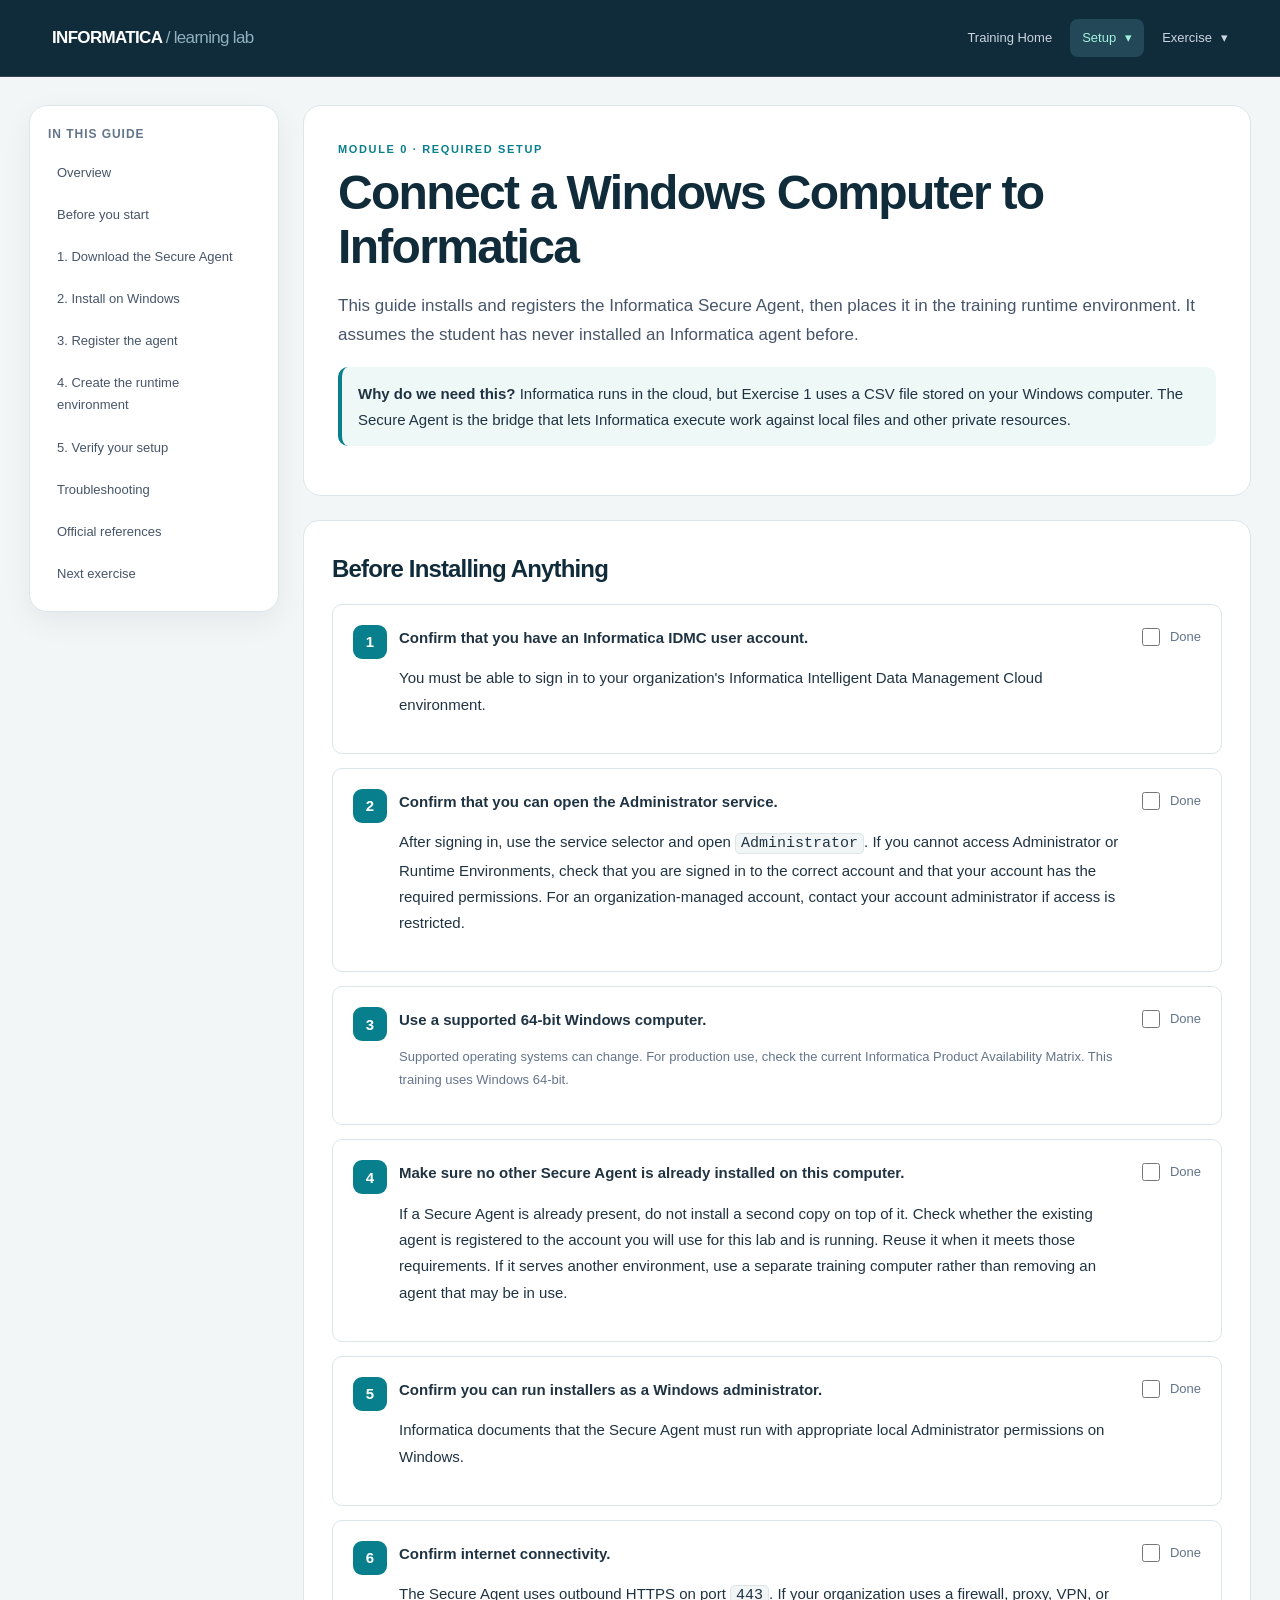
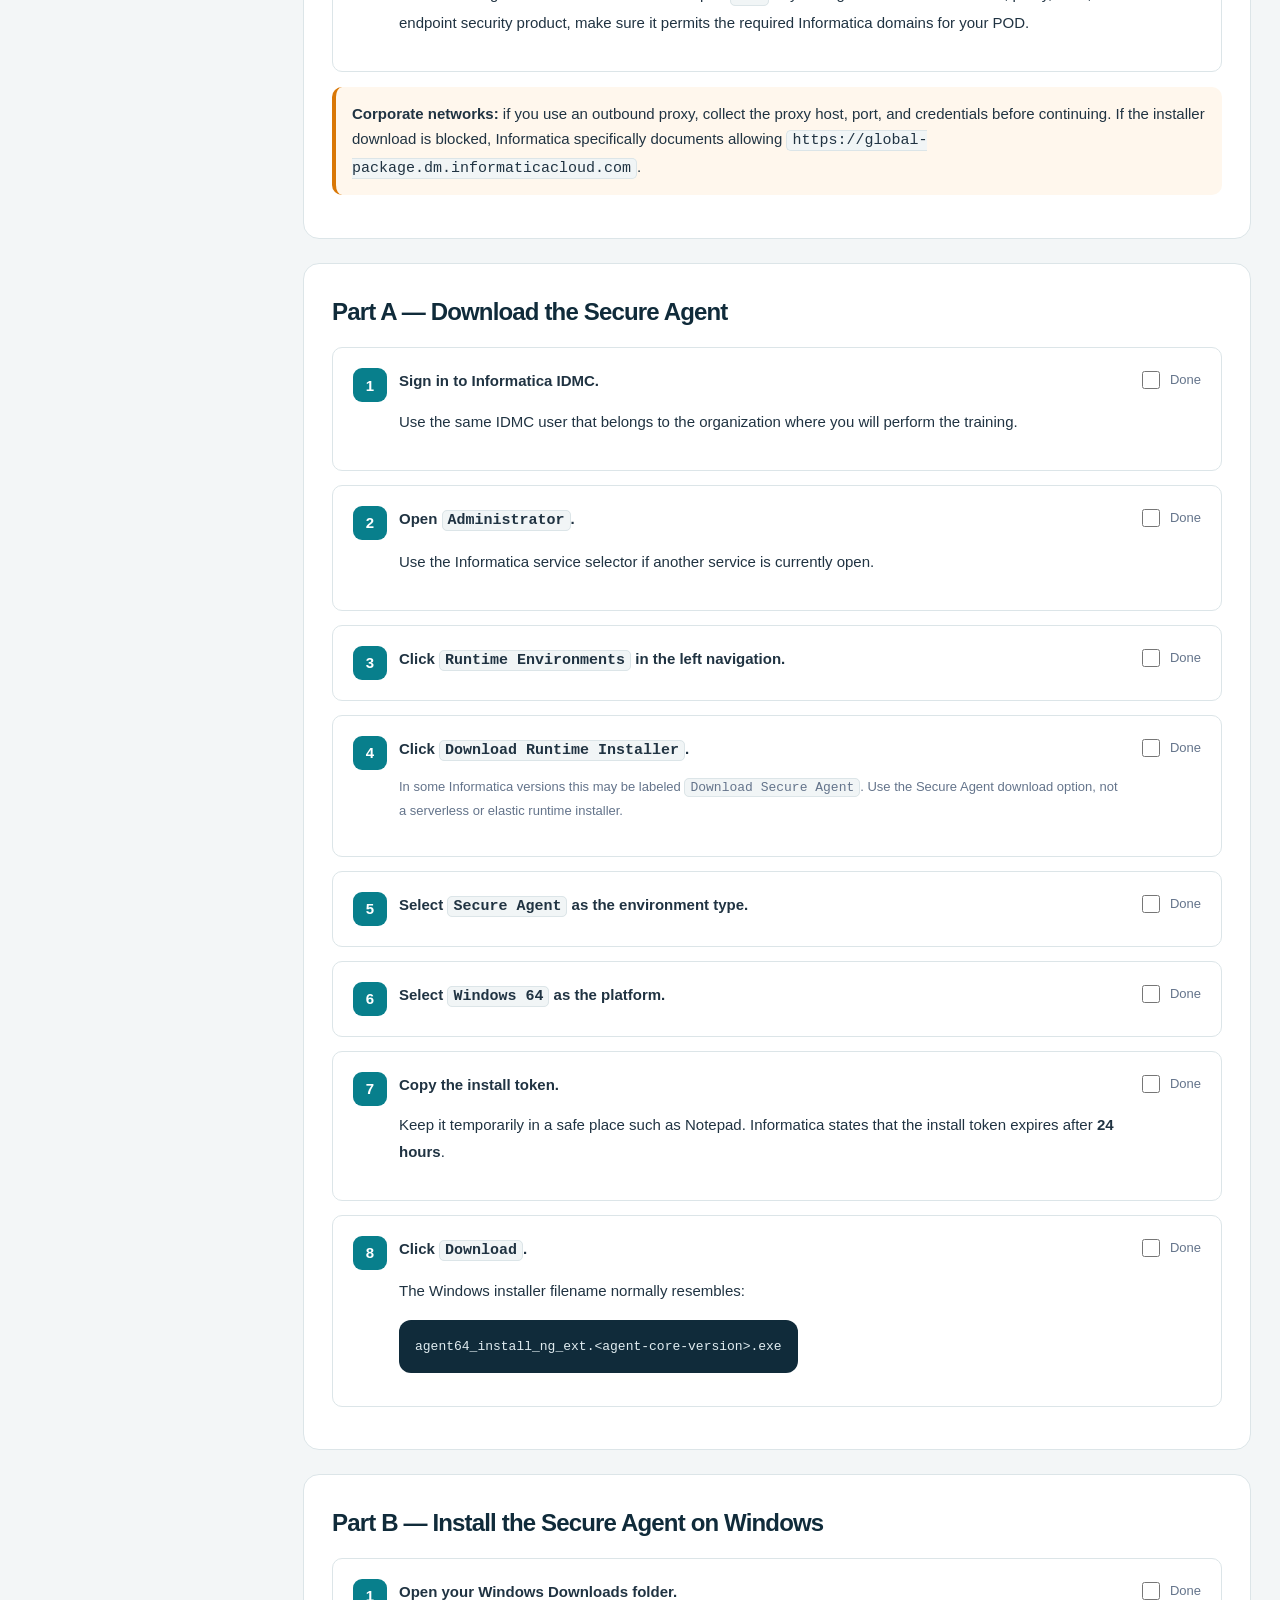
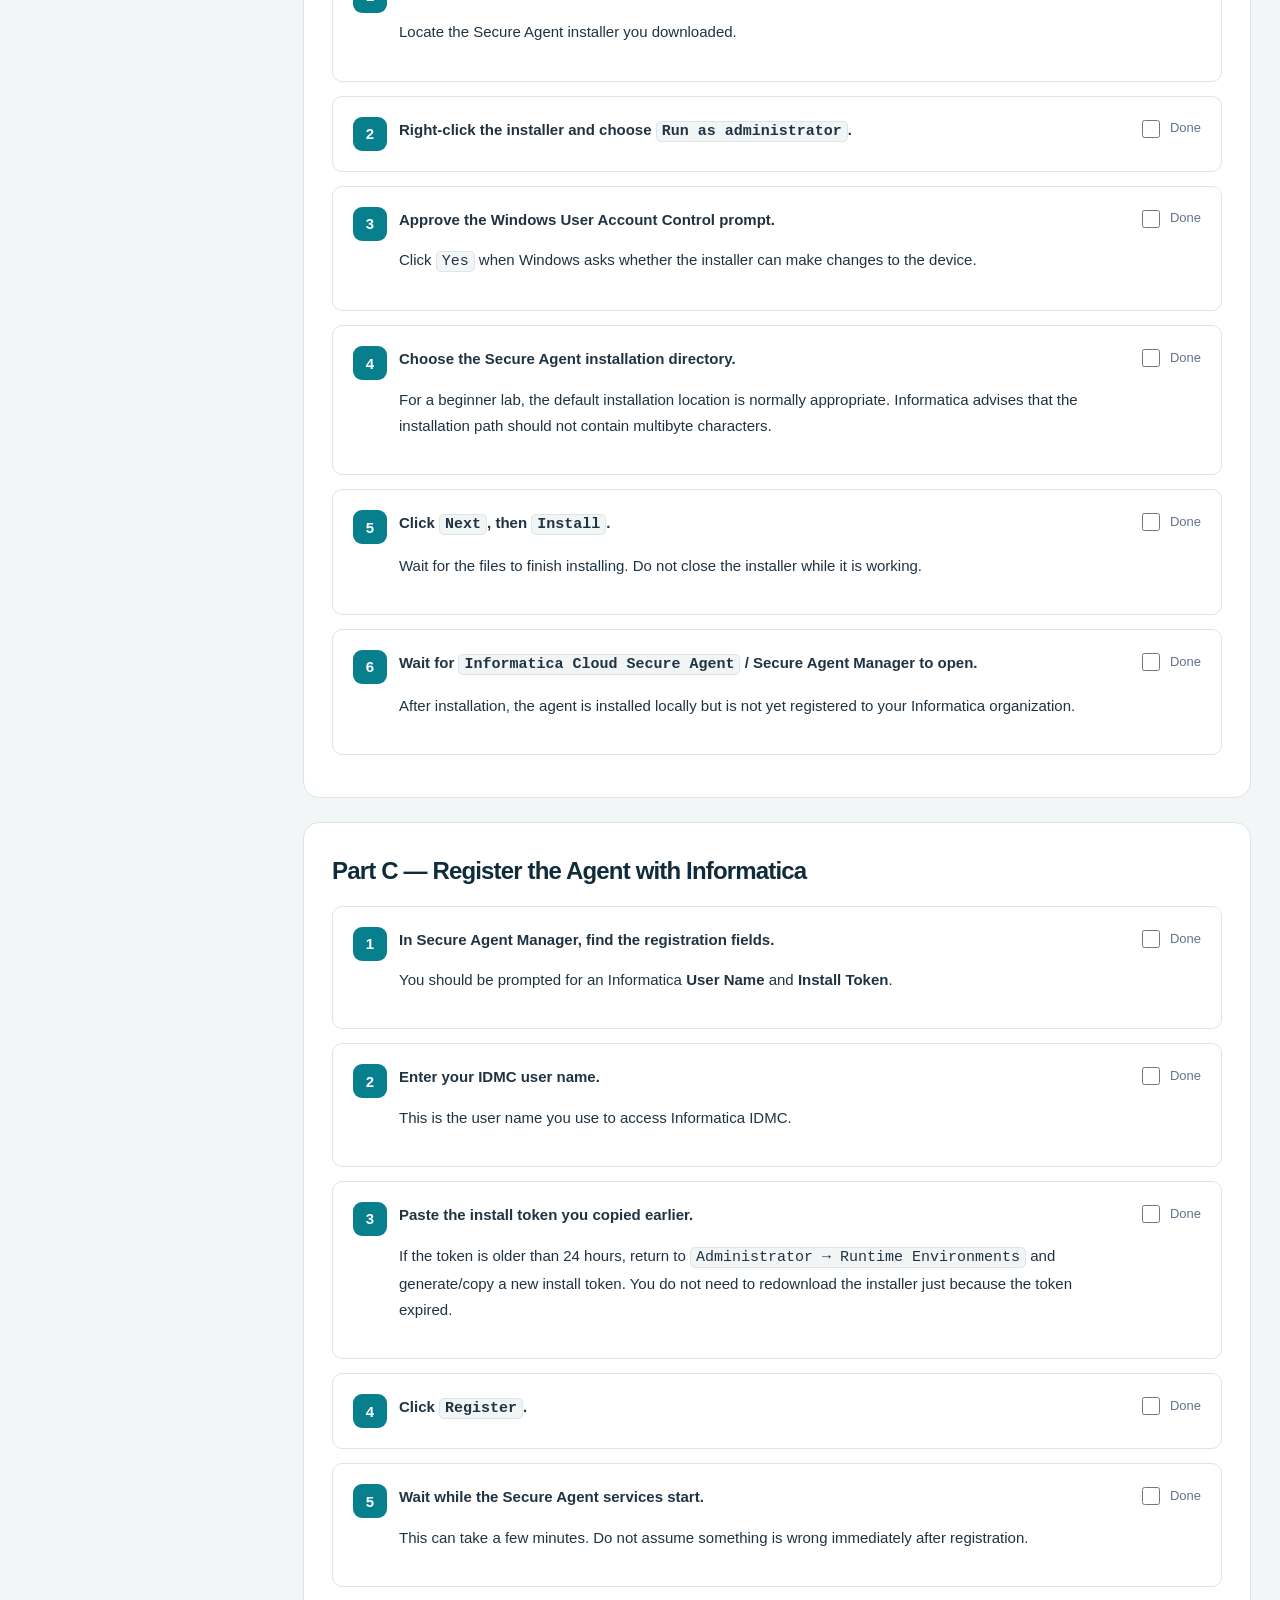
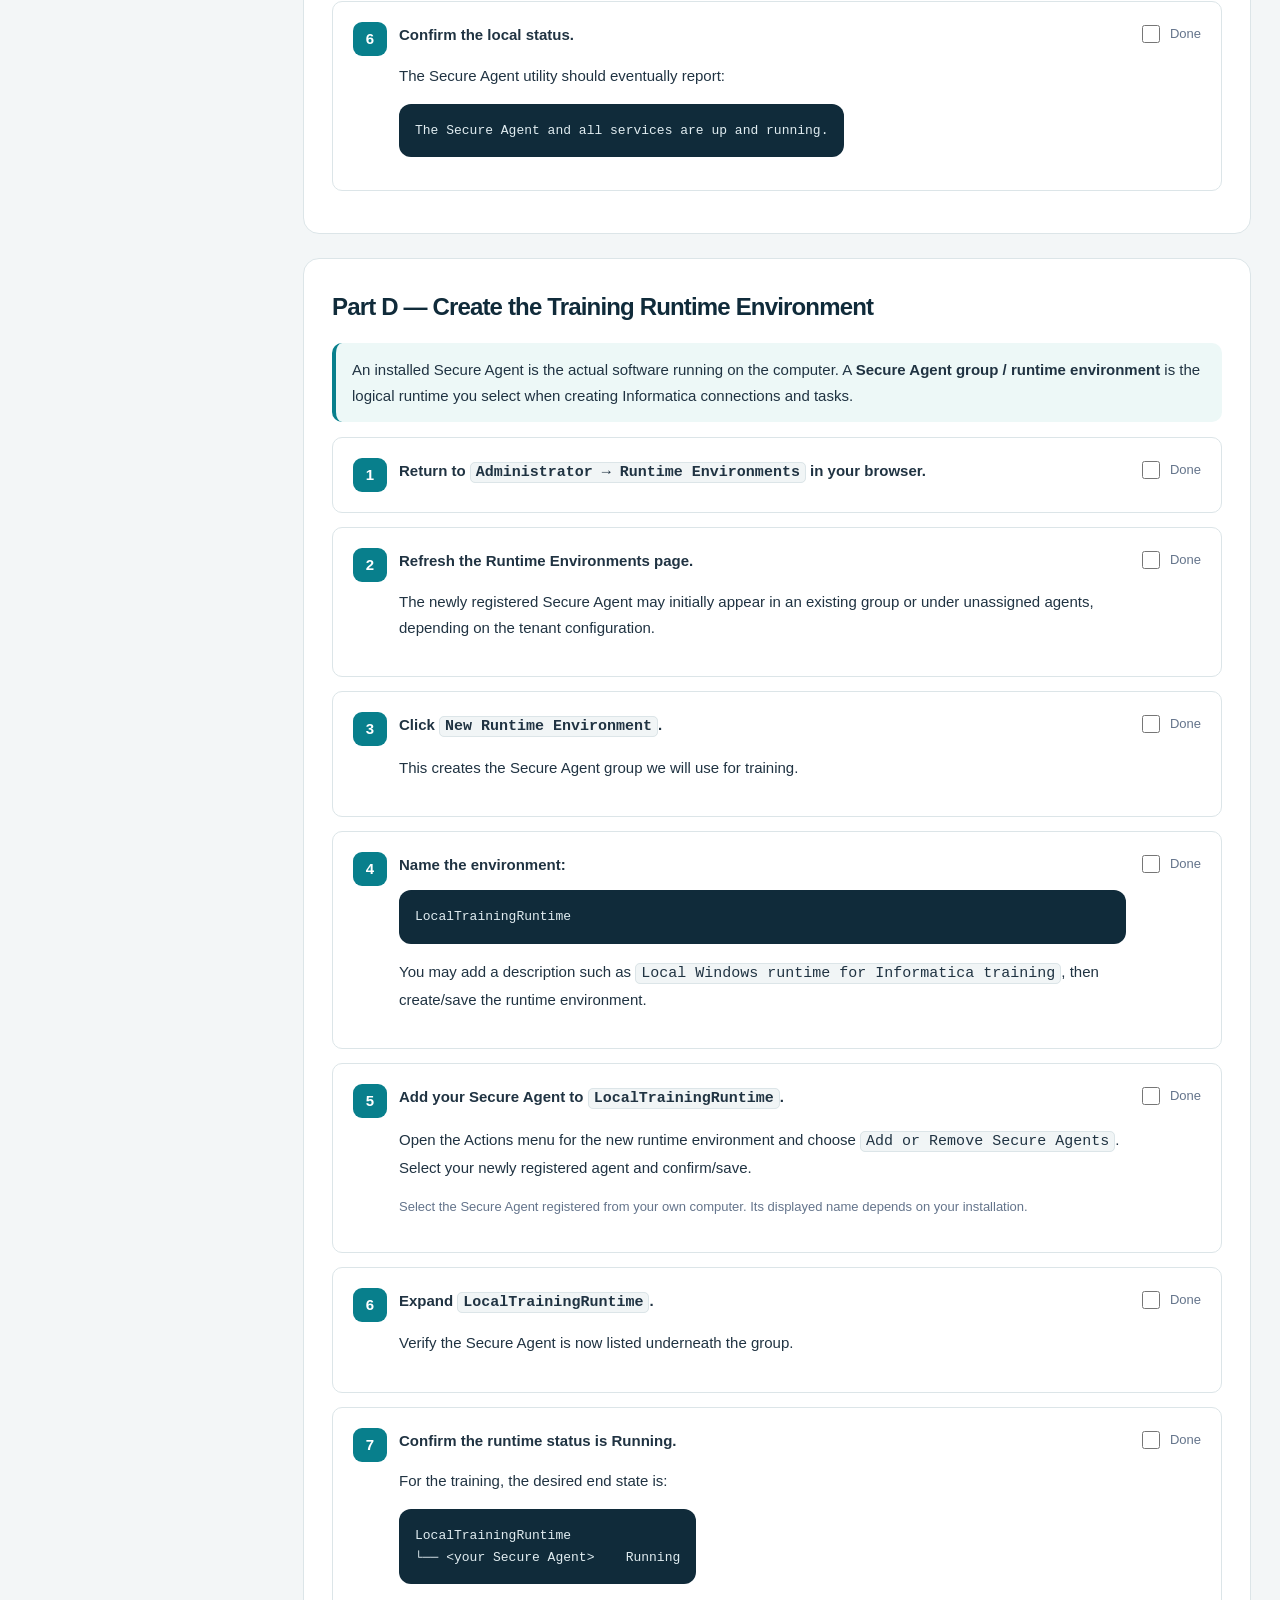
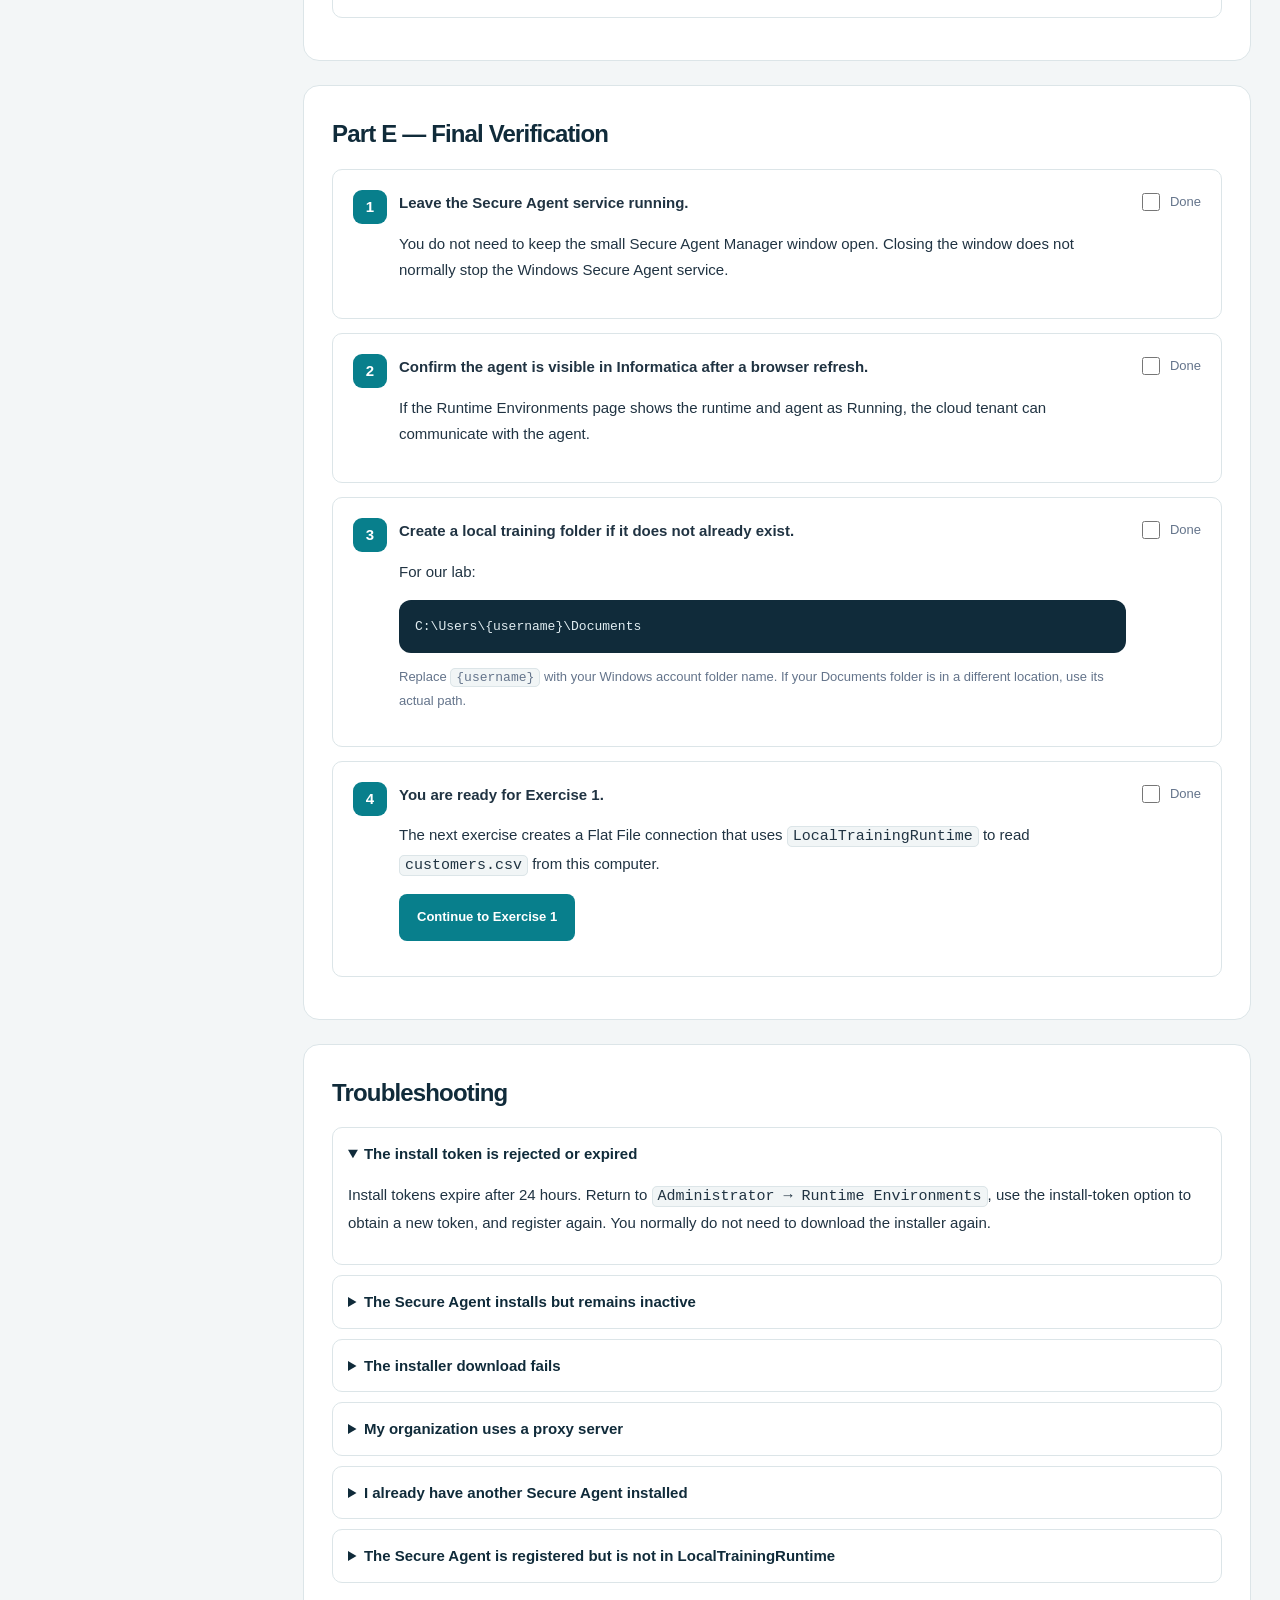
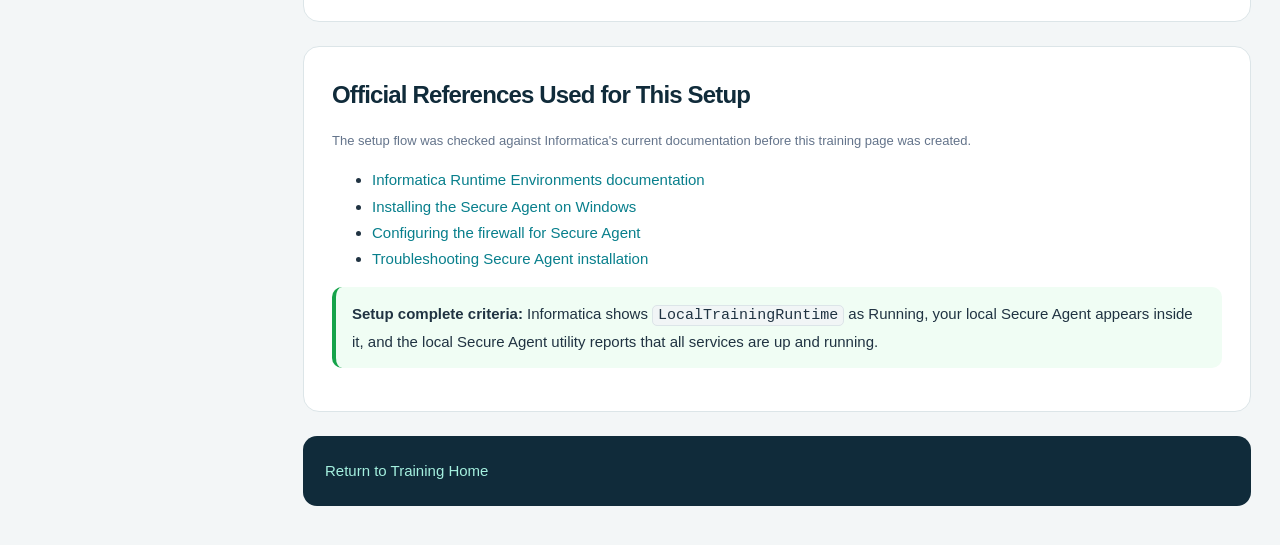
<file: setup_secure_agent.html>
<!doctype html>
<html lang="en"><head><meta charset="utf-8"><meta name="viewport" content="width=device-width,initial-scale=1">
<title>Computer Setup - Informatica Secure Agent</title><style>
:root{
  --bg:#f6f8fb;--card:#fff;--ink:#1f2937;--muted:#667085;--blue:#155eef;--blue-soft:#eaf1ff;
  --orange:#f97316;--green:#16a34a;--yellow:#d97706;--red:#dc2626;--line:#e5e7eb;--dark:#0f172a;
  --shadow:0 10px 30px rgba(15,23,42,.06)
}
*{box-sizing:border-box}html{scroll-behavior:smooth}
body{margin:0;background:var(--bg);color:var(--ink);font:15px/1.65 Inter,Segoe UI,Arial,sans-serif}
a{color:var(--blue);text-decoration:none}
.topbar{position:sticky;top:0;z-index:20;background:rgba(15,23,42,.96);backdrop-filter:blur(8px);color:#fff;border-bottom:1px solid #1e293b}
.topbar-inner{max-width:1280px;margin:auto;padding:12px 24px;display:flex;align-items:center;gap:18px}
.brand{display:flex;align-items:center;gap:10px;font-weight:800;margin-right:auto}.brand-badge{width:36px;height:36px;border-radius:10px;background:linear-gradient(135deg,var(--orange),var(--blue));display:grid;place-items:center}
.topbar a{color:#cbd5e1;padding:7px 9px;border-radius:8px}.topbar a:hover,.topbar a.active{background:#1e293b;color:#fff}
.container{max-width:1200px;margin:auto;padding:34px 24px 80px}
.hero{background:linear-gradient(135deg,#fff,#eef4ff);border:1px solid #dbe6ff;border-radius:24px;padding:36px;box-shadow:var(--shadow)}
.eyebrow{text-transform:uppercase;letter-spacing:.09em;color:var(--blue);font-weight:800;font-size:12px}
h1{font-size:40px;line-height:1.12;margin:8px 0 14px}h2{font-size:25px;margin:0 0 14px}h3{font-size:18px;margin:18px 0 8px}
.lead{font-size:17px;color:#475467;max-width:880px}.card{background:var(--card);border:1px solid var(--line);border-radius:18px;padding:26px;margin-top:22px;box-shadow:var(--shadow)}
.grid{display:grid;grid-template-columns:repeat(2,minmax(0,1fr));gap:18px}.grid3{display:grid;grid-template-columns:repeat(3,minmax(0,1fr));gap:18px}
.tile{border:1px solid var(--line);border-radius:16px;padding:20px;background:#fff}.tile.available{border-color:#bfdbfe;background:#f8fbff}.tile.coming{opacity:.72}
.pill{display:inline-flex;align-items:center;gap:6px;border-radius:999px;padding:5px 9px;font-size:12px;font-weight:800}.pill.blue{background:#dbeafe;color:#1d4ed8}.pill.green{background:#dcfce7;color:#166534}.pill.gray{background:#f1f5f9;color:#475569}
.btn{display:inline-block;background:var(--blue);color:#fff!important;padding:10px 14px;border-radius:10px;font-weight:800}.btn.secondary{background:#334155}.btn.ghost{background:#fff;color:var(--blue)!important;border:1px solid #bfdbfe}
.flow{display:flex;align-items:center;gap:8px;flex-wrap:wrap;margin-top:16px}.node{background:#fff;border:2px solid #cbd5e1;border-radius:13px;padding:10px 13px;font-weight:700}.arrow{color:#64748b;font-size:18px}
.callout{border-left:4px solid var(--blue);background:var(--blue-soft);border-radius:10px;padding:14px 16px;margin:14px 0}.callout.warn{border-color:var(--yellow);background:#fff7ed}.callout.ok{border-color:var(--green);background:#f0fdf4}.callout.danger{border-color:var(--red);background:#fef2f2}
.step{border:1px solid var(--line);border-radius:15px;padding:17px;margin:14px 0;background:#fff}.step-head{display:flex;gap:12px;align-items:flex-start}.num{width:34px;height:34px;flex:0 0 34px;background:var(--blue);color:#fff;border-radius:10px;display:grid;place-items:center;font-weight:800}
.done{margin-left:auto;display:flex;align-items:center;gap:7px;color:var(--muted);font-size:13px}.done input{width:18px;height:18px}
pre{background:#111827;color:#e5e7eb;border-radius:13px;padding:15px;overflow:auto}code{font-family:Consolas,monospace}
table{width:100%;border-collapse:collapse;margin:10px 0}th,td{padding:9px 11px;border-bottom:1px solid var(--line);text-align:left;vertical-align:top}th{background:#f8fafc}
.muted{color:var(--muted);font-size:13px}details{border:1px solid var(--line);border-radius:12px;padding:12px 14px;margin:10px 0;background:#fff}summary{cursor:pointer;font-weight:800}
.checklist li{margin:7px 0}.sources a{word-break:break-word}.footer{margin-top:30px;background:var(--dark);color:#cbd5e1;border-radius:16px;padding:20px}
.progress{height:9px;background:#e2e8f0;border-radius:999px;overflow:hidden}.progress div{height:100%;width:0;background:linear-gradient(90deg,#22c55e,#3b82f6)}
@media(max-width:850px){.grid,.grid3{grid-template-columns:1fr}.topbar-inner{flex-wrap:wrap}.container{padding:22px 16px 60px}h1{font-size:32px}}
</style><link rel="stylesheet" href="training-theme.css">
</head>
<body>
<a class="skip-link" href="#main-content">Skip to content</a>
<nav class="training-navigation" aria-label="Training pages"><a class="site-brand" href="index.html">INFORMATICA <span style="font-weight:400;color:#8fb0be">/ learning lab</span></a><a href="index.html">Training Home</a>
<details class="nav-dropdown"><summary>Setup</summary><div class="nav-options"><a href="setup_data_quality.html">Informatica Data Quality Setup</a>
<a href="setup_secure_agent.html" aria-current="page">Computer Setup</a>
<a href="setup_salesforce_informatica.html">Salesforce Setup</a></div></details>
<details class="nav-dropdown"><summary>Exercise</summary><div class="nav-options"><a href="exercise1_customer_csv.html">Exercise 1</a></div></details>

</nav>
<div class="computer-setup-layout">
<aside class="computer-setup-sidebar" aria-label="Computer setup guide"><div class="toc-title">In this guide</div><nav aria-label="Guide sections"><a href="#overview">Overview</a>
<a href="#before">Before you start</a>
<a href="#download">1. Download the Secure Agent</a>
<a href="#install">2. Install on Windows</a>
<a href="#register">3. Register the agent</a>
<a href="#group">4. Create the runtime environment</a>
<a href="#verify">5. Verify your setup</a>
<a href="#troubleshoot">Troubleshooting</a>
<a href="#references">Official references</a><a href="exercise1_customer_csv.html">Next exercise</a></nav><div class="progressbox"><strong>My progress</strong><div class="progress"><div id="progressBar"></div></div>
<p class="muted"><span id="doneCount">0</span> of <span id="totalCount">0</span> setup steps completed. Your progress is saved in this browser.</p></div></aside>
<main class="container" id="main-content">
<section class="hero" id="overview">
<div class="eyebrow">Module 0 · Required Setup</div>
<h1>Connect a Windows Computer to Informatica</h1>
<p class="lead">This guide installs and registers the Informatica Secure Agent, then places it in the training runtime environment. It assumes the student has never installed an Informatica agent before.</p>
<div class="callout"><strong>Why do we need this?</strong> Informatica runs in the cloud, but Exercise 1 uses a CSV file stored on your Windows computer. The Secure Agent is the bridge that lets Informatica execute work against local files and other private resources.</div>

</section>

<section class="card" id="before"><h2>Before Installing Anything</h2>
<div class="step"><div class="step-head"><div class="num">1</div><div><strong>Confirm that you have an Informatica IDMC user account.</strong><p>You must be able to sign in to your organization's Informatica Intelligent Data Management Cloud environment.</p></div><label class="done"><input class="progress-check" type="checkbox">Done</label></div></div>
<div class="step"><div class="step-head"><div class="num">2</div><div><strong>Confirm that you can open the Administrator service.</strong><p>After signing in, use the service selector and open <code>Administrator</code>. If you cannot access Administrator or Runtime Environments, check that you are signed in to the correct account and that your account has the required permissions. For an organization-managed account, contact your account administrator if access is restricted.</p></div><label class="done"><input class="progress-check" type="checkbox">Done</label></div></div>
<div class="step"><div class="step-head"><div class="num">3</div><div><strong>Use a supported 64-bit Windows computer.</strong><p class="muted">Supported operating systems can change. For production use, check the current Informatica Product Availability Matrix. This training uses Windows 64-bit.</p></div><label class="done"><input class="progress-check" type="checkbox">Done</label></div></div>
<div class="step"><div class="step-head"><div class="num">4</div><div><strong>Make sure no other Secure Agent is already installed on this computer.</strong><p>If a Secure Agent is already present, do not install a second copy on top of it. Check whether the existing agent is registered to the account you will use for this lab and is running. Reuse it when it meets those requirements. If it serves another environment, use a separate training computer rather than removing an agent that may be in use.</p></div><label class="done"><input class="progress-check" type="checkbox">Done</label></div></div>
<div class="step"><div class="step-head"><div class="num">5</div><div><strong>Confirm you can run installers as a Windows administrator.</strong><p>Informatica documents that the Secure Agent must run with appropriate local Administrator permissions on Windows.</p></div><label class="done"><input class="progress-check" type="checkbox">Done</label></div></div>
<div class="step"><div class="step-head"><div class="num">6</div><div><strong>Confirm internet connectivity.</strong><p>The Secure Agent uses outbound HTTPS on port <code>443</code>. If your organization uses a firewall, proxy, VPN, or endpoint security product, make sure it permits the required Informatica domains for your POD.</p></div><label class="done"><input class="progress-check" type="checkbox">Done</label></div></div>
<div class="callout warn"><strong>Corporate networks:</strong> if you use an outbound proxy, collect the proxy host, port, and credentials before continuing. If the installer download is blocked, Informatica specifically documents allowing <code>https://global-package.dm.informaticacloud.com</code>.</div>
</section>

<section class="card" id="download"><h2>Part A — Download the Secure Agent</h2>
<div class="step"><div class="step-head"><div class="num">1</div><div><strong>Sign in to Informatica IDMC.</strong><p>Use the same IDMC user that belongs to the organization where you will perform the training.</p></div><label class="done"><input class="progress-check" type="checkbox">Done</label></div></div>
<div class="step"><div class="step-head"><div class="num">2</div><div><strong>Open <code>Administrator</code>.</strong><p>Use the Informatica service selector if another service is currently open.</p></div><label class="done"><input class="progress-check" type="checkbox">Done</label></div></div>
<div class="step"><div class="step-head"><div class="num">3</div><div><strong>Click <code>Runtime Environments</code> in the left navigation.</strong></div><label class="done"><input class="progress-check" type="checkbox">Done</label></div></div>
<div class="step"><div class="step-head"><div class="num">4</div><div><strong>Click <code>Download Runtime Installer</code>.</strong><p class="muted">In some Informatica versions this may be labeled <code>Download Secure Agent</code>. Use the Secure Agent download option, not a serverless or elastic runtime installer.</p></div><label class="done"><input class="progress-check" type="checkbox">Done</label></div></div>
<div class="step"><div class="step-head"><div class="num">5</div><div><strong>Select <code>Secure Agent</code> as the environment type.</strong></div><label class="done"><input class="progress-check" type="checkbox">Done</label></div></div>
<div class="step"><div class="step-head"><div class="num">6</div><div><strong>Select <code>Windows 64</code> as the platform.</strong></div><label class="done"><input class="progress-check" type="checkbox">Done</label></div></div>
<div class="step"><div class="step-head"><div class="num">7</div><div><strong>Copy the install token.</strong><p>Keep it temporarily in a safe place such as Notepad. Informatica states that the install token expires after <strong>24 hours</strong>.</p></div><label class="done"><input class="progress-check" type="checkbox">Done</label></div></div>
<div class="step"><div class="step-head"><div class="num">8</div><div><strong>Click <code>Download</code>.</strong><p>The Windows installer filename normally resembles:</p><pre>agent64_install_ng_ext.&lt;agent-core-version&gt;.exe</pre></div><label class="done"><input class="progress-check" type="checkbox">Done</label></div></div>
</section>

<section class="card" id="install"><h2>Part B — Install the Secure Agent on Windows</h2>
<div class="step"><div class="step-head"><div class="num">1</div><div><strong>Open your Windows Downloads folder.</strong><p>Locate the Secure Agent installer you downloaded.</p></div><label class="done"><input class="progress-check" type="checkbox">Done</label></div></div>
<div class="step"><div class="step-head"><div class="num">2</div><div><strong>Right-click the installer and choose <code>Run as administrator</code>.</strong></div><label class="done"><input class="progress-check" type="checkbox">Done</label></div></div>
<div class="step"><div class="step-head"><div class="num">3</div><div><strong>Approve the Windows User Account Control prompt.</strong><p>Click <code>Yes</code> when Windows asks whether the installer can make changes to the device.</p></div><label class="done"><input class="progress-check" type="checkbox">Done</label></div></div>
<div class="step"><div class="step-head"><div class="num">4</div><div><strong>Choose the Secure Agent installation directory.</strong><p>For a beginner lab, the default installation location is normally appropriate. Informatica advises that the installation path should not contain multibyte characters.</p></div><label class="done"><input class="progress-check" type="checkbox">Done</label></div></div>
<div class="step"><div class="step-head"><div class="num">5</div><div><strong>Click <code>Next</code>, then <code>Install</code>.</strong><p>Wait for the files to finish installing. Do not close the installer while it is working.</p></div><label class="done"><input class="progress-check" type="checkbox">Done</label></div></div>
<div class="step"><div class="step-head"><div class="num">6</div><div><strong>Wait for <code>Informatica Cloud Secure Agent</code> / Secure Agent Manager to open.</strong><p>After installation, the agent is installed locally but is not yet registered to your Informatica organization.</p></div><label class="done"><input class="progress-check" type="checkbox">Done</label></div></div>
</section>

<section class="card" id="register"><h2>Part C — Register the Agent with Informatica</h2>
<div class="step"><div class="step-head"><div class="num">1</div><div><strong>In Secure Agent Manager, find the registration fields.</strong><p>You should be prompted for an Informatica <strong>User Name</strong> and <strong>Install Token</strong>.</p></div><label class="done"><input class="progress-check" type="checkbox">Done</label></div></div>
<div class="step"><div class="step-head"><div class="num">2</div><div><strong>Enter your IDMC user name.</strong><p>This is the user name you use to access Informatica IDMC.</p></div><label class="done"><input class="progress-check" type="checkbox">Done</label></div></div>
<div class="step"><div class="step-head"><div class="num">3</div><div><strong>Paste the install token you copied earlier.</strong><p>If the token is older than 24 hours, return to <code>Administrator → Runtime Environments</code> and generate/copy a new install token. You do not need to redownload the installer just because the token expired.</p></div><label class="done"><input class="progress-check" type="checkbox">Done</label></div></div>
<div class="step"><div class="step-head"><div class="num">4</div><div><strong>Click <code>Register</code>.</strong></div><label class="done"><input class="progress-check" type="checkbox">Done</label></div></div>
<div class="step"><div class="step-head"><div class="num">5</div><div><strong>Wait while the Secure Agent services start.</strong><p>This can take a few minutes. Do not assume something is wrong immediately after registration.</p></div><label class="done"><input class="progress-check" type="checkbox">Done</label></div></div>
<div class="step"><div class="step-head"><div class="num">6</div><div><strong>Confirm the local status.</strong><p>The Secure Agent utility should eventually report:</p><pre>The Secure Agent and all services are up and running.</pre></div><label class="done"><input class="progress-check" type="checkbox">Done</label></div></div>
</section>

<section class="card" id="group"><h2>Part D — Create the Training Runtime Environment</h2>
<div class="callout">An installed Secure Agent is the actual software running on the computer. A <strong>Secure Agent group / runtime environment</strong> is the logical runtime you select when creating Informatica connections and tasks.</div>
<div class="step"><div class="step-head"><div class="num">1</div><div><strong>Return to <code>Administrator → Runtime Environments</code> in your browser.</strong></div><label class="done"><input class="progress-check" type="checkbox">Done</label></div></div>
<div class="step"><div class="step-head"><div class="num">2</div><div><strong>Refresh the Runtime Environments page.</strong><p>The newly registered Secure Agent may initially appear in an existing group or under unassigned agents, depending on the tenant configuration.</p></div><label class="done"><input class="progress-check" type="checkbox">Done</label></div></div>
<div class="step"><div class="step-head"><div class="num">3</div><div><strong>Click <code>New Runtime Environment</code>.</strong><p>This creates the Secure Agent group we will use for training.</p></div><label class="done"><input class="progress-check" type="checkbox">Done</label></div></div>
<div class="step"><div class="step-head"><div class="num">4</div><div><strong>Name the environment:</strong><pre>LocalTrainingRuntime</pre><p>You may add a description such as <code>Local Windows runtime for Informatica training</code>, then create/save the runtime environment.</p></div><label class="done"><input class="progress-check" type="checkbox">Done</label></div></div>
<div class="step"><div class="step-head"><div class="num">5</div><div><strong>Add your Secure Agent to <code>LocalTrainingRuntime</code>.</strong><p>Open the Actions menu for the new runtime environment and choose <code>Add or Remove Secure Agents</code>. Select your newly registered agent and confirm/save.</p><p class="muted">Select the Secure Agent registered from your own computer. Its displayed name depends on your installation.</p></div><label class="done"><input class="progress-check" type="checkbox">Done</label></div></div>
<div class="step"><div class="step-head"><div class="num">6</div><div><strong>Expand <code>LocalTrainingRuntime</code>.</strong><p>Verify the Secure Agent is now listed underneath the group.</p></div><label class="done"><input class="progress-check" type="checkbox">Done</label></div></div>
<div class="step"><div class="step-head"><div class="num">7</div><div><strong>Confirm the runtime status is Running.</strong><p>For the training, the desired end state is:</p><pre>LocalTrainingRuntime
└── &lt;your Secure Agent&gt;    Running</pre></div><label class="done"><input class="progress-check" type="checkbox">Done</label></div></div>
</section>

<section class="card" id="verify"><h2>Part E — Final Verification</h2>
<div class="step"><div class="step-head"><div class="num">1</div><div><strong>Leave the Secure Agent service running.</strong><p>You do not need to keep the small Secure Agent Manager window open. Closing the window does not normally stop the Windows Secure Agent service.</p></div><label class="done"><input class="progress-check" type="checkbox">Done</label></div></div>
<div class="step"><div class="step-head"><div class="num">2</div><div><strong>Confirm the agent is visible in Informatica after a browser refresh.</strong><p>If the Runtime Environments page shows the runtime and agent as Running, the cloud tenant can communicate with the agent.</p></div><label class="done"><input class="progress-check" type="checkbox">Done</label></div></div>
<div class="step"><div class="step-head"><div class="num">3</div><div><strong>Create a local training folder if it does not already exist.</strong><p>For our lab:</p><pre>C:\Users\{username}\Documents</pre><p class="muted">Replace <code>{username}</code> with your Windows account folder name. If your Documents folder is in a different location, use its actual path.</p></div><label class="done"><input class="progress-check" type="checkbox">Done</label></div></div>
<div class="step"><div class="step-head"><div class="num">4</div><div><strong>You are ready for Exercise 1.</strong><p>The next exercise creates a Flat File connection that uses <code>LocalTrainingRuntime</code> to read <code>customers.csv</code> from this computer.</p><p><a class="btn" href="exercise1_customer_csv.html">Continue to Exercise 1</a></p></div><label class="done"><input class="progress-check" type="checkbox">Done</label></div></div>
</section>

<section class="card" id="troubleshoot"><h2>Troubleshooting</h2>
<details open><summary>The install token is rejected or expired</summary><p>Install tokens expire after 24 hours. Return to <code>Administrator → Runtime Environments</code>, use the install-token option to obtain a new token, and register again. You normally do not need to download the installer again.</p></details>
<details><summary>The Secure Agent installs but remains inactive</summary><p>Wait several minutes first. If it stays inactive, check internet connectivity, proxy configuration, firewall rules, outbound HTTPS/443, and the correct IDMC POD allowlist. Informatica also recommends checking Windows Event Viewer and Secure Agent logs when startup fails.</p></details>
<details><summary>The installer download fails</summary><p>Informatica documents allowing <code>https://global-package.dm.informaticacloud.com</code> through the firewall for Secure Agent installer download failures.</p></details>
<details><summary>My organization uses a proxy server</summary><p>Configure the proxy in Secure Agent Manager using the proxy details supplied by your network administrator. Incorrect proxy configuration can prevent registration and keep the agent inactive.</p></details>
<details><summary>I already have another Secure Agent installed</summary><p>Do not install a second agent over an existing installation. Decide whether to reuse the existing agent or uninstall it first. Informatica's installation guidance requires that another Secure Agent not already be installed on the machine before a fresh installation.</p></details>
<details><summary>The Secure Agent is registered but is not in LocalTrainingRuntime</summary><p>Refresh <code>Runtime Environments</code>. Open the Actions menu for <code>LocalTrainingRuntime</code> and use <code>Add or Remove Secure Agents</code> to select the registered agent. Only agents available to be moved into the group will appear.</p></details>
</section>

<section class="card sources" id="references"><h2>Official References Used for This Setup</h2>
<p class="muted">The setup flow was checked against Informatica's current documentation before this training page was created.</p>
<ul>
<li><a href="https://docs.informatica.com/cloud-common-services/administrator/current-version/runtime-environments.html" target="_blank">Informatica Runtime Environments documentation</a></li>
<li><a href="https://docs.informatica.com/cloud-common-services/administrator/current-version/runtime-environments/secure-agent-installation/installing-on-windows.html" target="_blank">Installing the Secure Agent on Windows</a></li>
<li><a href="https://docs.informatica.com/cloud-common-services/administrator/current-version/runtime-environments/secure-agent-installation/installing-on-windows/secure-agent-requirements-on-windows/configuring-the-firewall.html" target="_blank">Configuring the firewall for Secure Agent</a></li>
<li><a href="https://docs.informatica.com/cloud-common-services/administrator/current-version/runtime-environments/secure-agent-installation/troubleshooting-a-secure-agent-installation.html" target="_blank">Troubleshooting Secure Agent installation</a></li>
</ul>
<div class="callout ok"><strong>Setup complete criteria:</strong> Informatica shows <code>LocalTrainingRuntime</code> as Running, your local Secure Agent appears inside it, and the local Secure Agent utility reports that all services are up and running.</div>
</section>

<div class="footer"><a href="index.html">Return to Training Home</a></div>
</main>
</div>
<script>
const checks=[...document.querySelectorAll('.progress-check')];
const total=document.getElementById('totalCount'),done=document.getElementById('doneCount'),bar=document.getElementById('progressBar');
total.textContent=checks.length;
checks.forEach((c,i)=>{c.checked=localStorage.getItem('inf_setup_'+i)==='1';c.addEventListener('change',()=>{localStorage.setItem('inf_setup_'+i,c.checked?'1':'0');update()})});
function update(){const n=checks.filter(c=>c.checked).length;done.textContent=n;bar.style.width=(n/checks.length*100)+'%'}
update();
</script>

<script>
(() => {
  const dropdowns = [...document.querySelectorAll('.training-navigation .nav-dropdown')];
  document.addEventListener('click', (event) => {
    dropdowns.forEach((dropdown) => {
      if (!dropdown.contains(event.target)) dropdown.open = false;
    });
  });
  document.addEventListener('keydown', (event) => {
    if (event.key !== 'Escape') return;
    const focusedDropdown = dropdowns.find((dropdown) => dropdown.open && dropdown.contains(document.activeElement));
    dropdowns.forEach((dropdown) => { dropdown.open = false; });
    if (focusedDropdown) focusedDropdown.querySelector('summary').focus();
  });
})();
</script>
</body></html>
</file>
<file: training-theme.css>
.training-navigation{display:flex;flex-direction:row;flex-wrap:wrap;gap:8px;padding:12px 18px;background:#0f172a;color:#fff;font:14px/1.5 Segoe UI,Arial,sans-serif;border-bottom:1px solid #334155}
.training-navigation a{display:block;color:#cbd5e1;text-decoration:none;padding:7px 10px;border-radius:8px}
.training-navigation a:hover,.training-navigation a[aria-current="page"]{background:#334155;color:#fff}
.training-navigation a:focus-visible{outline:2px solid #93c5fd;outline-offset:2px}


:root{--blue:#087f8c;--blue-soft:#edf8f7;--blue2:#edf8f7;--bg:#f3f6f7;--ink:#203342;--line:#dce5e8;--dark:#102b3a}
body{font-family:'Segoe UI',Arial,sans-serif;color:var(--ink);background:var(--bg)}
h1,h2,h3{letter-spacing:-.035em;color:#102b3a}h1{font-size:clamp(30px,4vw,48px);line-height:1.12}p,li{line-height:1.75}
.training-navigation{align-items:center;background:#102b3a;padding:16px max(20px,calc((100vw - 1200px)/2));gap:6px}
.training-navigation .site-brand{font-size:17px;font-weight:800;letter-spacing:-.04em;margin-right:auto;color:#fff}
.training-navigation a{font-size:13px;padding:9px 12px}
.training-navigation a[aria-current=page]{background:#234959;color:#a4f0df}
.container{max-width:1200px;padding-top:40px}
.hero{border-radius:18px;background:#fff;border:1px solid var(--line);box-shadow:none}
.card{box-shadow:none;border-color:var(--line);border-radius:16px;margin-top:24px}
.btn{background:#087f8c;border-radius:8px;font-weight:700;padding:12px 18px}
.btn:hover{filter:brightness(.9)}.btn.ghost{border-color:#b3d8db;color:#086b76!important}
.eyebrow{color:#087f8c;font-size:11px;letter-spacing:.15em}
.step{border-radius:10px;padding:20px}.step:has(input:checked){border-color:#abd8c6;background:#f5fbf7}
.step-head>div,.head>div{min-width:0}.done{flex-shrink:0}input[type=checkbox]{accent-color:#087f8c}
pre{max-width:100%;background:#102b3a;line-height:1.65}code{overflow-wrap:anywhere}
main,.layout{min-width:0}.layout{grid-template-columns:250px minmax(0,1fr)}
.layout aside{height:auto;max-height:100vh;overflow:auto;align-self:start}
a:focus-visible,button:focus-visible,summary:focus-visible,input:focus-visible{outline:3px solid #d99b35;outline-offset:4px}
.skip-link{position:absolute;left:12px;top:-100px;background:white;color:#102b3a;padding:12px;z-index:100}.skip-link:focus{top:12px}
.home-hero{display:grid;grid-template-columns:1.3fr 1fr;gap:50px;background:#102b3a;color:#cfdee4;border:0;padding:54px}
.home-hero h1{color:white;font-size:clamp(36px,4.8vw,60px);max-width:620px;margin:16px 0 20px}.home-hero .eyebrow{color:#7ee3cb}.home-hero .lead{color:#c1d4dd;font-size:17px}.hero-actions{display:flex;gap:12px;flex-wrap:wrap;margin-top:26px}.home-hero .btn{background:#8de5cc;color:#102b3a!important}.home-hero .btn.ghost{background:transparent;color:white!important;border:1px solid #527280}
.pipeline{align-self:center;border:1px solid #365563;border-radius:14px;padding:24px;background:#173746}.pipeline-label{font-size:11px;letter-spacing:.14em;color:#9cb8c6;text-transform:uppercase}.pipeline-step{display:flex;align-items:center;gap:15px;background:#214654;border:1px solid #385f6b;border-radius:9px;padding:16px;margin-top:12px}.pipeline-step b{color:#fff;display:block}.pipeline-step small{color:#b7cbd4}.pipeline-step span{color:#8de5cc;font-family:Consolas,monospace}.pipeline-connector{margin:6px 0 -6px 22px;color:#73cbb8}.pipeline-foot{font-size:12px;color:#8de5cc;margin:18px 0 0}
.section-heading{display:flex;justify-content:space-between;gap:20px;align-items:end;margin:42px 0 20px}.section-heading h2{margin:5px 0 0;font-size:29px}.section-heading p{margin:0;color:#64748b;font-size:14px}
.course-grid{display:grid;grid-template-columns:repeat(3,minmax(0,1fr));gap:20px}.course-card{display:flex;flex-direction:column;background:white;border:1px solid var(--line);border-radius:14px;padding:26px}.course-card h3{font-size:23px;line-height:1.25;margin:20px 0 10px}.course-card p{color:#61717e;font-size:14px;margin:0 0 18px}.course-number{color:#087f8c;font:700 14px Consolas,monospace}.course-type{float:right;font-size:11px;color:#64748b;background:#f1f5f6;border-radius:4px;padding:3px 7px}.course-card .skills{font-size:12px;color:#58717c;border-top:1px solid var(--line);padding-top:16px;margin-top:auto}.course-card .btn{align-self:flex-start;margin-top:18px}.course-card:first-child{border-top:3px solid #087f8c}.learning-note{display:grid;grid-template-columns:1fr 2fr;gap:30px;padding:30px;margin-top:28px;background:#e6efef;border-radius:14px}.learning-note h2{font-size:22px}.learning-note ol{margin:0;padding-left:22px;display:grid;gap:8px}.site-footer{display:flex;justify-content:space-between;gap:20px;padding:28px 0;color:#687c87;font-size:12px}
@media(max-width:980px){.layout{grid-template-columns:1fr}.layout aside{position:static;max-height:none}.home-hero{gap:26px;padding:32px}.course-grid{grid-template-columns:1fr}.course-card h3{margin-top:12px}.training-navigation .site-brand{width:100%}.training-navigation{padding:14px 18px}}
@media(max-width:650px){.home-hero{grid-template-columns:1fr;padding:26px}.pipeline{padding:18px}.learning-note{grid-template-columns:1fr;gap:8px}.section-heading{display:block}.section-heading p{margin-top:8px}.container{padding:20px 16px}.layout main{padding:20px 12px}.hero,.card{padding:22px 18px}.step-head,.head{flex-wrap:wrap}.done{margin-left:44px}.site-footer{flex-direction:column;gap:5px}table{display:block;overflow-x:auto}.flow .node{max-width:100%;overflow-wrap:anywhere}}
@media(prefers-reduced-motion:reduce){html{scroll-behavior:auto}}
@media print{.training-navigation,.skip-link{display:none}.home-hero{background:white;color:#203342}.home-hero h1,.home-hero .lead{color:#203342}}


.training-navigation{position:relative;z-index:50;overflow:visible}
.training-navigation .nav-dropdown{position:relative;margin:0;padding:0;border:0;border-radius:8px;background:transparent}
.nav-dropdown>summary{list-style:none;cursor:pointer;color:#cbd5e1;font-size:13px;font-weight:400;padding:9px 12px;border-radius:8px;line-height:1.5;white-space:nowrap}
.nav-dropdown>summary::-webkit-details-marker{display:none}
.nav-dropdown>summary::after{content:'▾';display:inline-block;margin-left:9px;transition:transform .15s}
.nav-dropdown[open]>summary::after{transform:rotate(180deg)}
.nav-dropdown>summary:hover,.nav-dropdown[open]>summary,.nav-dropdown:has([aria-current=page])>summary{background:#234959;color:#a4f0df}
.nav-dropdown .nav-options{position:absolute;top:calc(100% + 8px);right:0;min-width:205px;padding:7px;background:#102b3a;border:1px solid #385563;border-radius:10px;box-shadow:0 12px 28px #102b3a30;display:flex;flex-direction:column;gap:3px}
.training-navigation .nav-options a{padding:11px 13px;white-space:nowrap;color:#dbe8ed}
.training-navigation .nav-options a:hover{background:#234959;color:#a4f0df}
@media(max-width:650px){.nav-dropdown .nav-options{right:auto;left:0}}
@media(prefers-reduced-motion:reduce){.nav-dropdown>summary::after{transition:none}}


.computer-setup-layout{max-width:1270px;margin:auto;display:grid;grid-template-columns:250px minmax(0,1fr);gap:24px;padding:28px 24px 70px;align-items:start}
.computer-setup-layout>main.container{min-width:0;width:100%;padding:0;margin:0}
.computer-setup-sidebar{position:sticky;top:24px;max-height:calc(100vh - 48px);overflow-y:auto;background:#fff;border:1px solid var(--line);border-radius:18px;padding:18px;box-shadow:0 10px 30px rgba(15,23,42,.06)}
.computer-setup-sidebar .toc-title{font-size:12px;color:#64748b;font-weight:800;letter-spacing:.08em;text-transform:uppercase;margin:0 0 10px}
.computer-setup-sidebar nav{display:flex;flex-direction:column;gap:4px}
.computer-setup-sidebar nav a{display:block;color:#475569;font-size:13px;padding:8px 9px;border-radius:8px;text-decoration:none}
.computer-setup-sidebar nav a:hover{background:#edf8f7;color:#087f8c}
.computer-setup-sidebar .progressbox{margin-top:16px;padding:14px;background:#f8fafc;border:1px solid var(--line);border-radius:12px}
.computer-setup-sidebar .progress{margin:12px 0}
.computer-setup-layout section[id]{scroll-margin-top:24px}
@media(max-width:980px){.computer-setup-layout{grid-template-columns:1fr}.computer-setup-sidebar{position:static;max-height:none}.computer-setup-sidebar nav{display:grid;grid-template-columns:repeat(2,minmax(0,1fr))}}
@media(max-width:590px){.computer-setup-layout{padding:16px 12px 45px}.computer-setup-sidebar nav{grid-template-columns:1fr}}
@media print{.computer-setup-sidebar{display:none}.computer-setup-layout{display:block;padding:0}}


.progressbox, .progressBox { display: none; }


/* Shared lesson presentation */
:root { --muted: #64748b; --card: #fff; --shadow: 0 10px 30px rgba(15,23,42,.06); }
body { font: 15px/1.7 'Segoe UI',Arial,sans-serif; }
a { color: var(--blue); text-decoration: none; }
.training-navigation a:hover { background: #234959; color: #a4f0df; text-decoration: none; }
.training-navigation .site-brand:hover { background: transparent; color: white; }
.layout,.computer-setup-layout { max-width:1270px; margin:auto; display:grid; grid-template-columns:250px minmax(0,1fr); gap:24px; padding:28px 24px 70px; align-items:start; min-height:0; }
.layout>main,.computer-setup-layout>main.container { width:100%; min-width:0; max-width:none; padding:0; margin:0; }
.layout>aside,.computer-setup-sidebar { position:sticky; top:24px; height:auto; max-height:calc(100vh - 48px); overflow:auto; background:white; color:var(--ink); border:1px solid var(--line); border-radius:18px; padding:18px; box-shadow:var(--shadow); }
aside .toc,aside .toc-title { font-size:12px; color:var(--muted); font-weight:800; letter-spacing:.08em; text-transform:uppercase; margin:0 0 10px; }
aside nav { display:flex; flex-direction:column; gap:4px; }
aside nav a,.computer-setup-sidebar nav a { display:block; color:#475569; font-size:13px; padding:8px 9px; border-radius:8px; text-decoration:none; }
aside nav a:hover,.computer-setup-sidebar nav a:hover { background:var(--blue-soft); color:var(--blue); }
.hero:not(.home-hero) { padding:34px; background:white; border:1px solid var(--line); border-radius:18px; box-shadow:none; }
.card { padding:28px; margin-top:24px; background:white; border:1px solid var(--line); border-radius:16px; box-shadow:none; }
.card h2 { font-size:24px; margin:0 0 14px; color:var(--dark); }
.card h3 { font-size:18px; color:var(--dark); }
.lead { font-size:17px; color:#475569; }
.step { padding:20px; margin:14px 0; border:1px solid var(--line); border-radius:10px; }
.step-head,.head { display:flex; gap:12px; align-items:flex-start; }
.n,.num,.number { width:34px; height:34px; flex:0 0 34px; display:grid; place-items:center; border-radius:9px; background:var(--blue); color:white; font-size:15px; font-weight:800; }
.done { font-size:13px; color:var(--muted); gap:7px; }
.done input { width:18px; height:18px; accent-color:var(--blue); }
.chip,.pill.blue { background:var(--blue-soft); color:#086b76; border:1px solid #c3dedc; padding:5px 10px; font-size:12px; font-weight:700; border-radius:999px; }
.node { background:white; color:var(--dark); border:1px solid #b3d8db; border-radius:10px; padding:10px 12px; font-size:13px; }
.callout { background:var(--blue-soft); border-left:4px solid var(--blue); border-radius:10px; padding:14px 16px; margin:15px 0; }
.callout.warn { background:#fff7ed; border-color:#d97706; }
.callout.ok,.callout.good { background:#f0fdf4; border-color:#16a34a; color:var(--ink); }
.callout.danger { background:#fef2f2; border-color:#dc2626; }
code { font-family:Consolas,Monaco,monospace; background:#f1f5f6; border:1px solid var(--line); border-radius:5px; padding:1px 5px; overflow-wrap:anywhere; }
pre { background:var(--dark); color:#e1edf1; padding:16px; border-radius:12px; font-size:13px; }
pre code { background:none; border:0; padding:0; color:inherit; }
main details:not(.nav-dropdown) { padding:13px 15px; margin:10px 0; border:1px solid var(--line); border-radius:10px; background:white; }
main summary { color:var(--dark); font-weight:700; }
th,td { padding:10px 12px; border-bottom:1px solid var(--line); vertical-align:top; } th { background:#f1f5f6; color:var(--dark); }
.btn { font-size:13px; font-weight:700; padding:12px 18px; border-radius:8px; } .btn.secondary { background:#334155; }
footer:not(.site-footer),.footer { padding:22px; margin-top:24px; border-radius:14px; background:var(--dark); color:#cbd5e1; }
footer:not(.site-footer) a,.footer a { color:#a4f0df; }
section[id] { scroll-margin-top:24px; }
@media(max-width:980px) {
 .layout,.computer-setup-layout { grid-template-columns:1fr; }
 .layout>aside,.computer-setup-sidebar { position:static; max-height:none; }
 aside nav,.computer-setup-sidebar nav { display:grid; grid-template-columns:repeat(2,minmax(0,1fr)); }
 .grid { grid-template-columns:1fr; }
}
@media(max-width:650px) {
 .layout,.computer-setup-layout { padding:16px 12px 45px; }
 .hero:not(.home-hero),.card { padding:22px 18px; }
 .layout>main,.computer-setup-layout>main.container { padding:0; }
 aside nav,.computer-setup-sidebar nav { grid-template-columns:1fr; }
}
@media print { .layout,.computer-setup-layout { display:block; padding:0; } .layout>aside,.computer-setup-sidebar { display:none; } }
</file>
